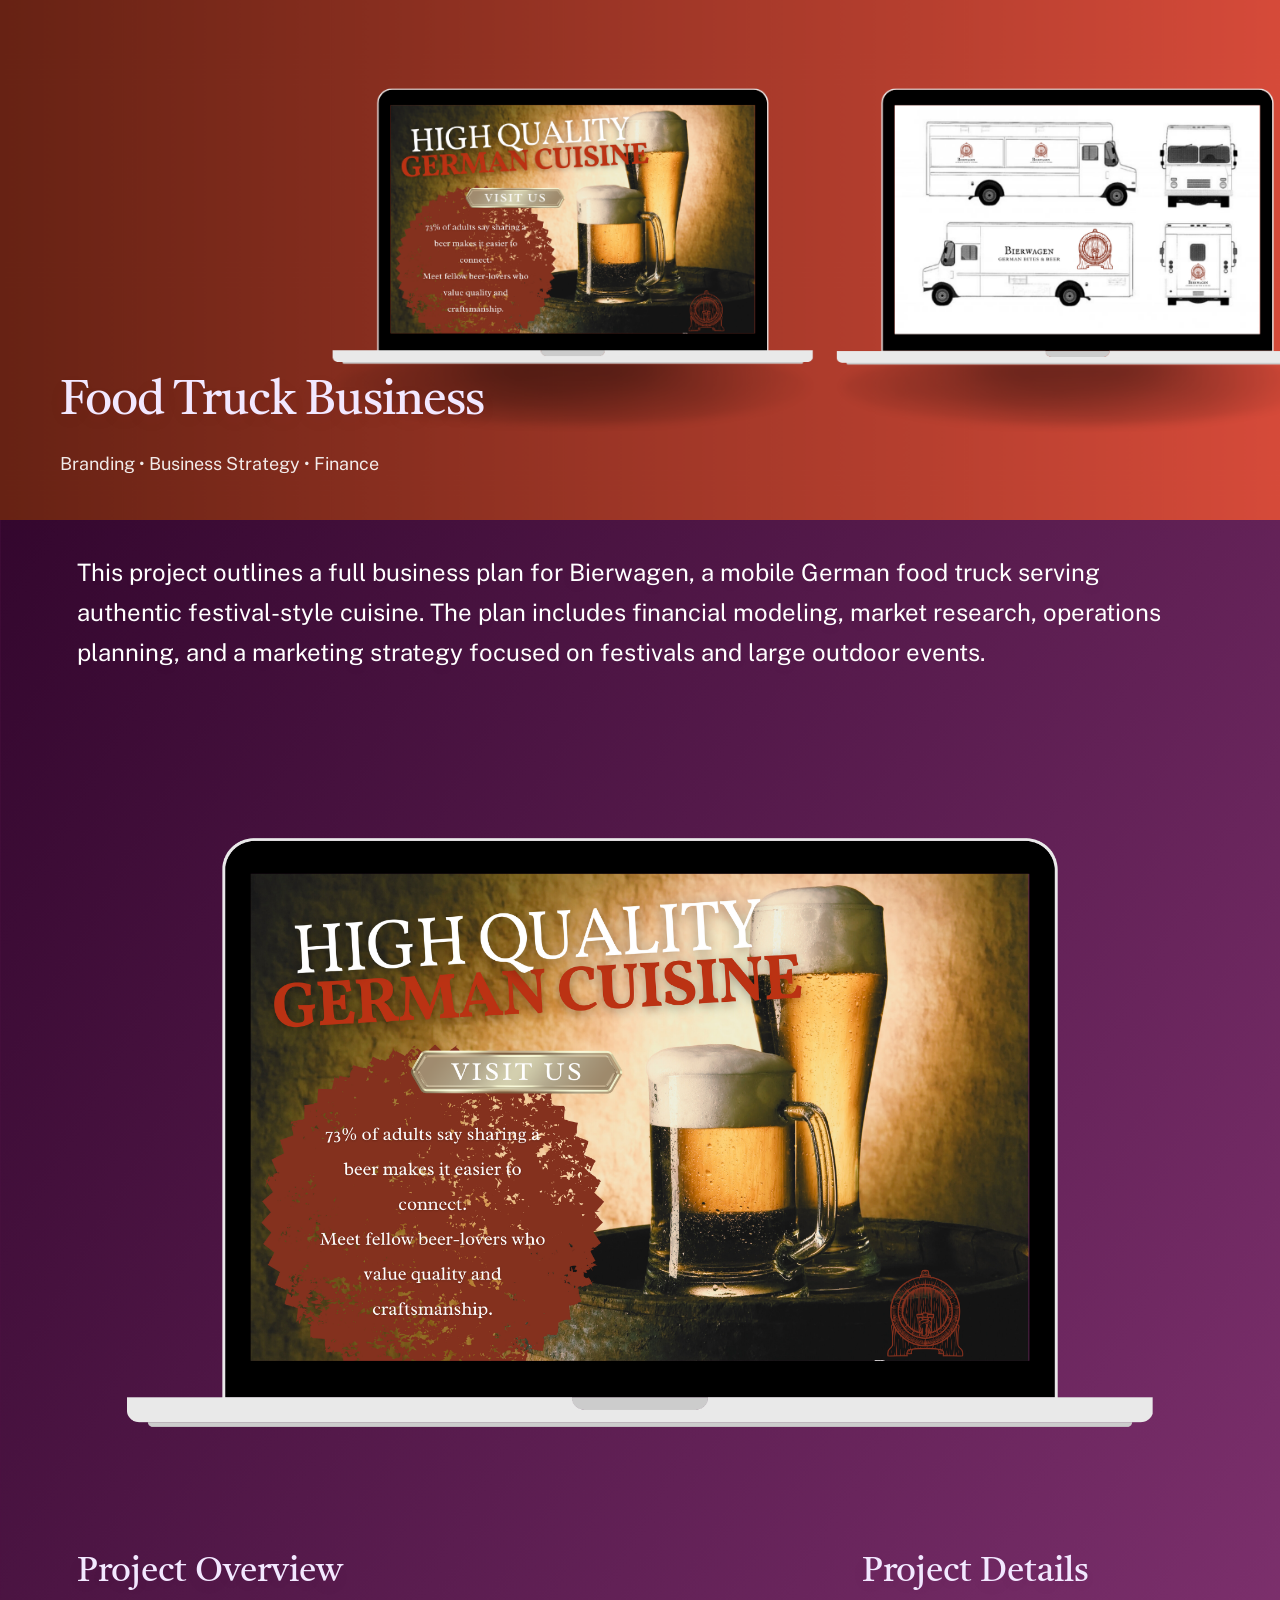
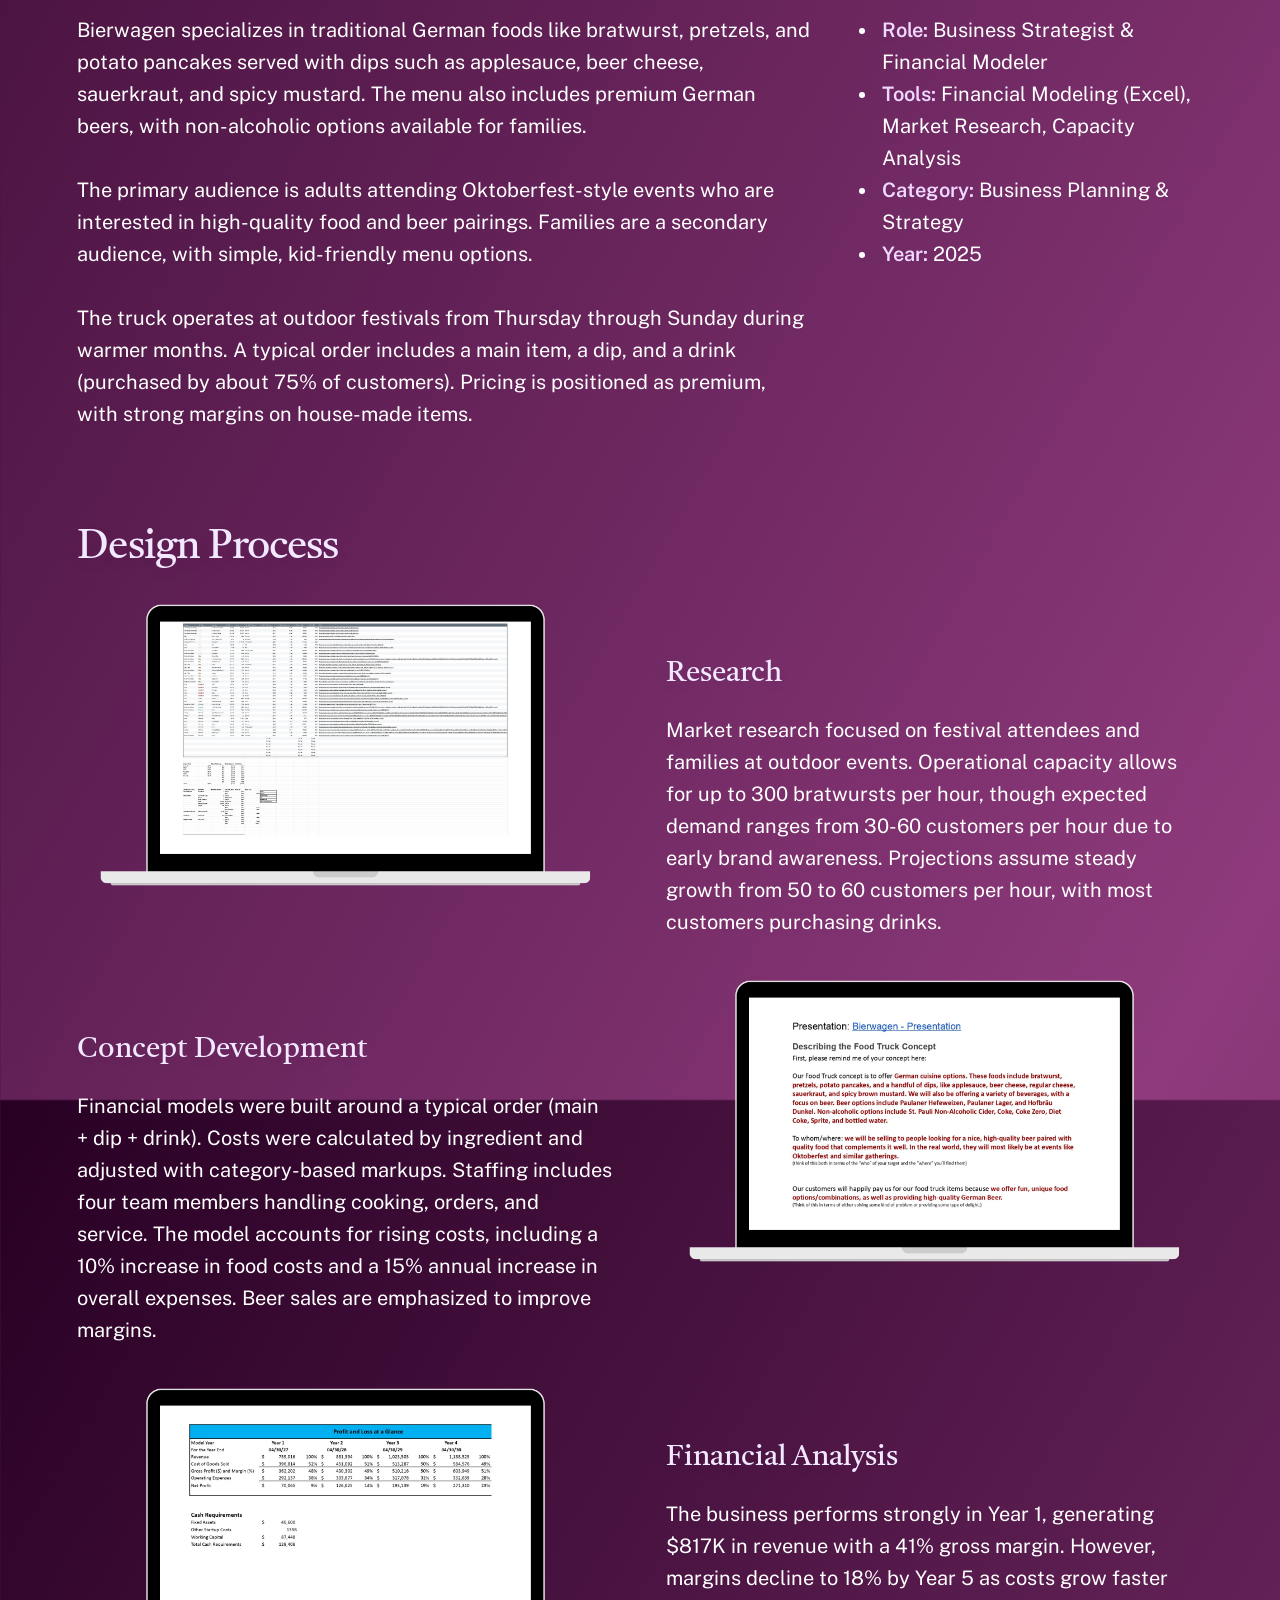
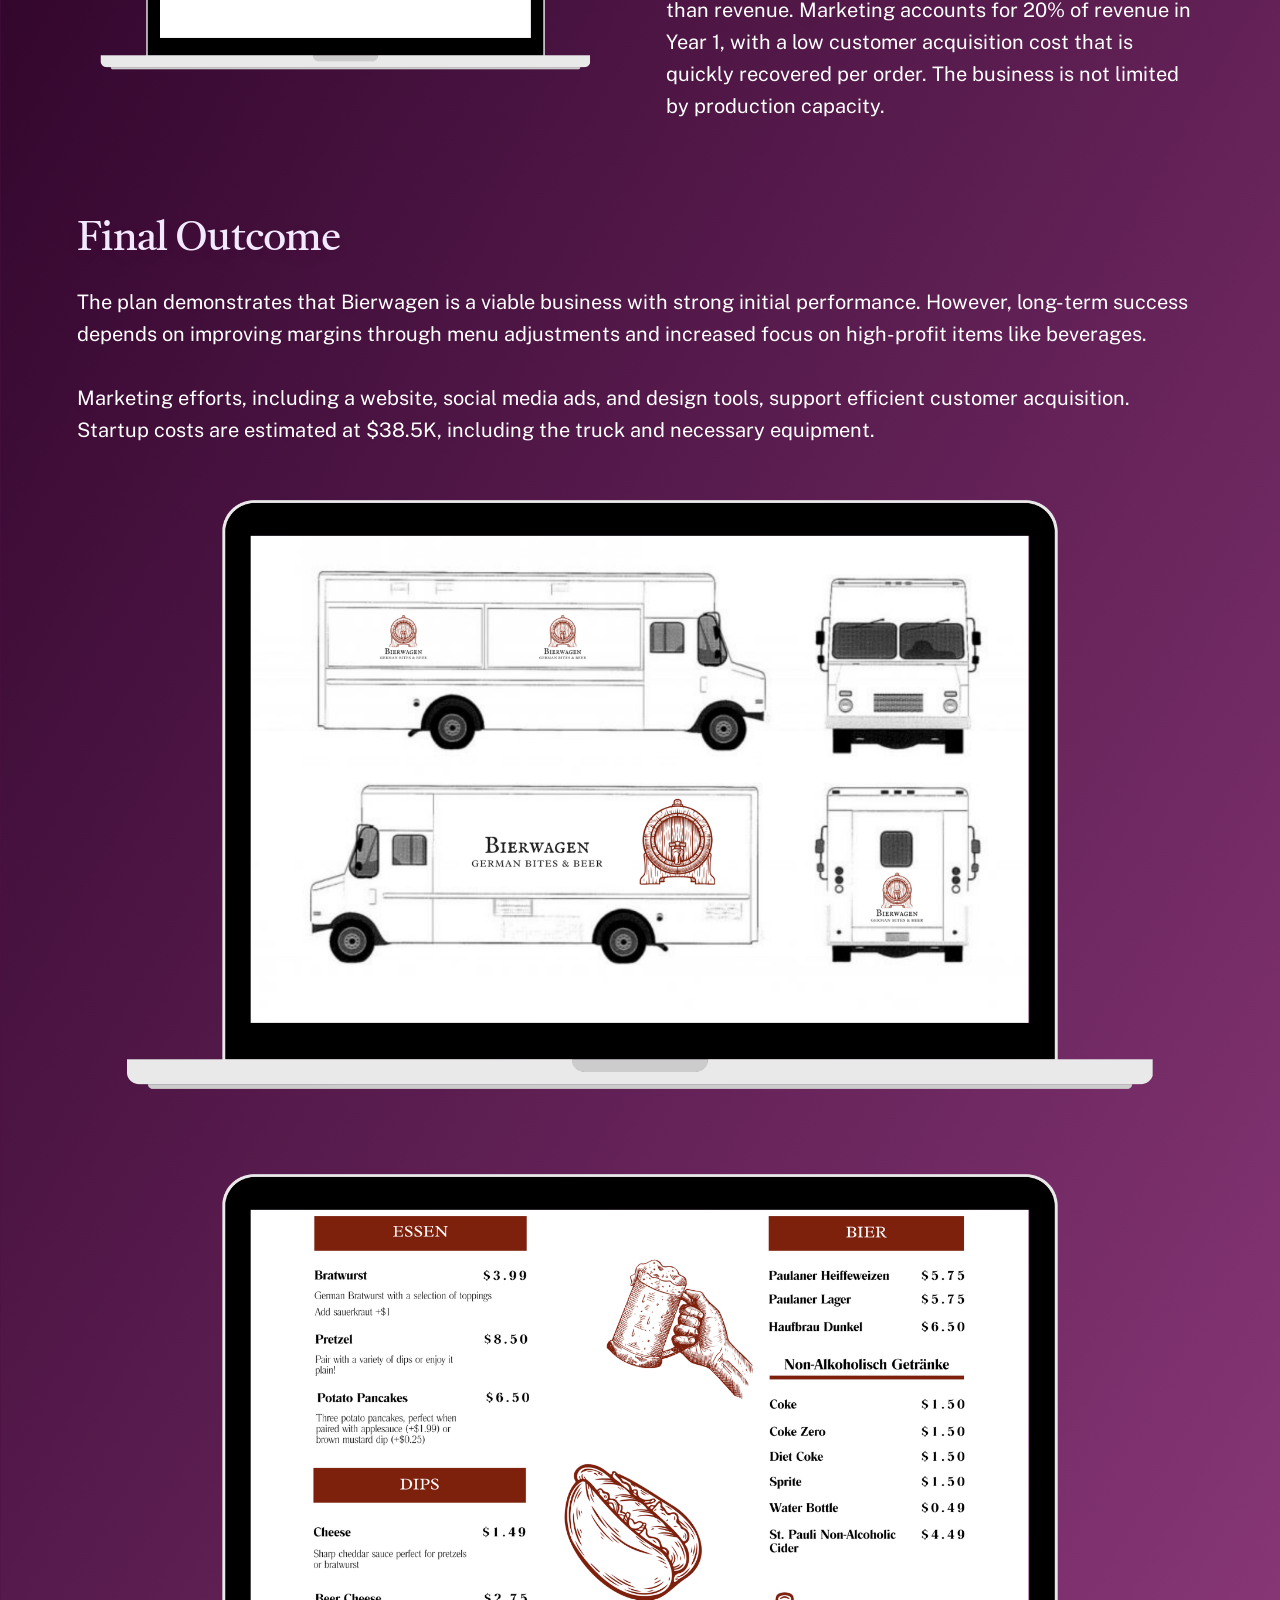
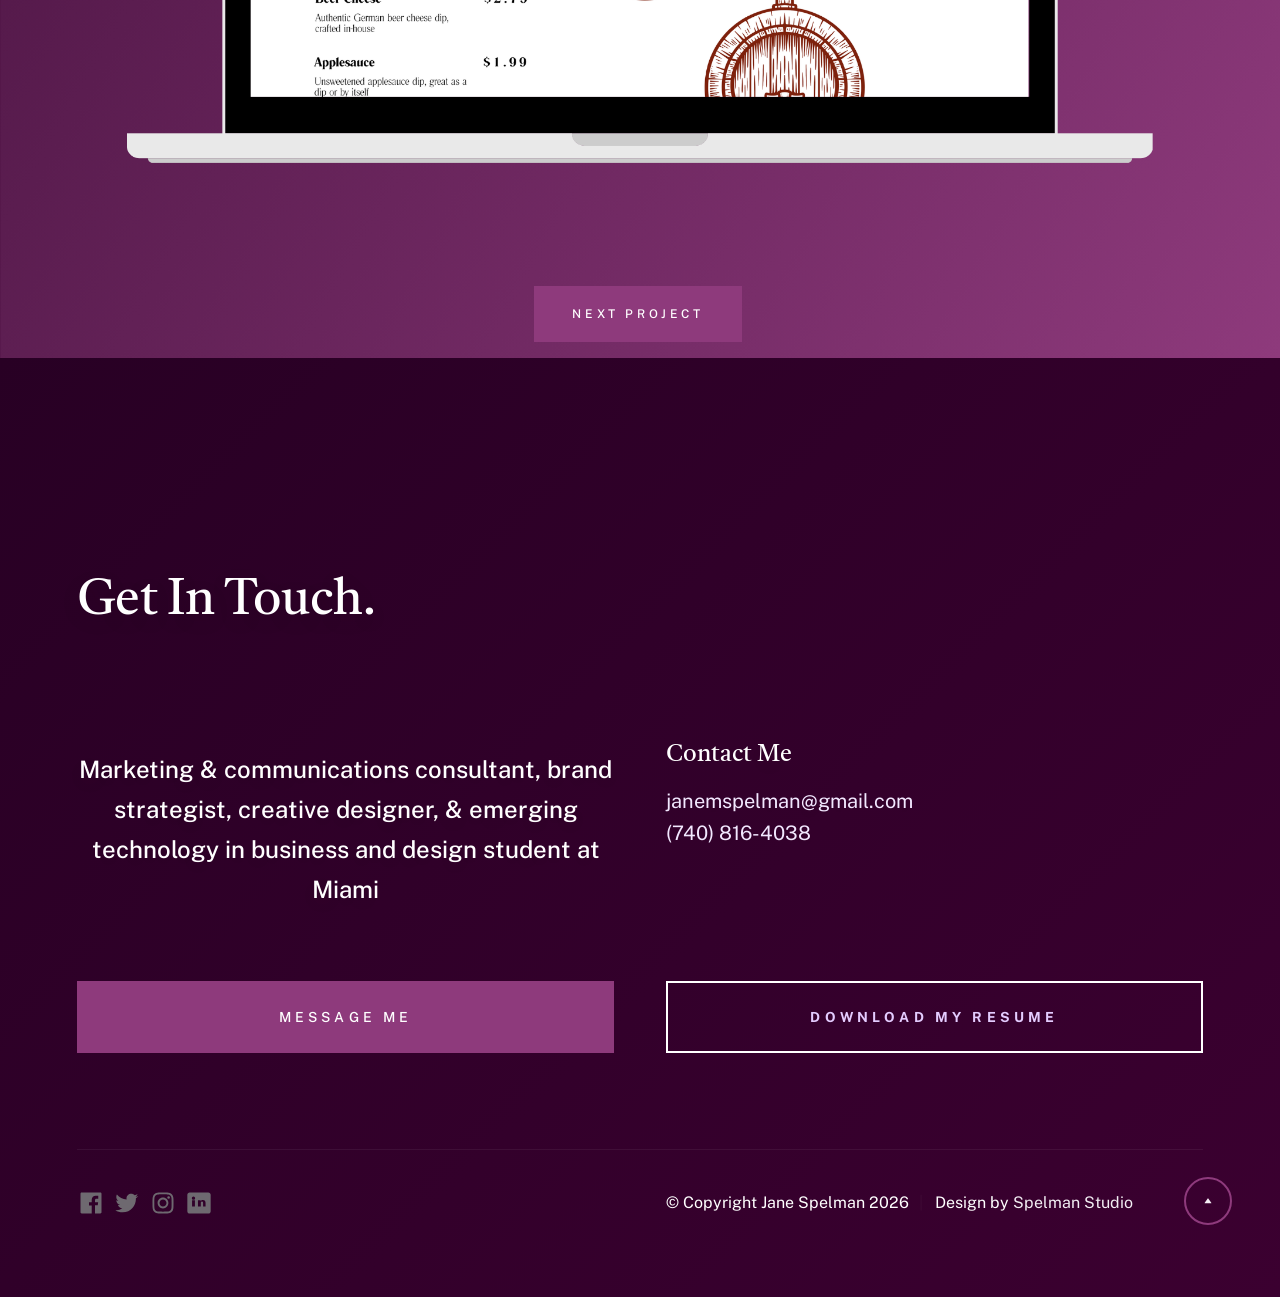
<file: projectfour.html>
<!DOCTYPE html>
<html lang="en" class="no-js">

<head>

    <!--- basic page needs
    ================================================== -->
    <meta charset="utf-8">
    <meta name="viewport" content="width=device-width, initial-scale=1">
    <title>Food Truck Business - Jane Spelman</title>

    <script>
        document.documentElement.classList.remove('no-js');
        document.documentElement.classList.add('js');
    </script>

    <!-- CSS
    ================================================== -->
    <link rel="stylesheet" href="css/vendor.css">
    <link rel="stylesheet" href="css/styles.css">
    <link rel="stylesheet" href="css/inline-styles.css">

    <!-- favicons
    ================================================== -->
    <link rel="apple-touch-icon" sizes="180x180" href="apple-touch-icon.png">
    <link rel="icon" type="image/png" sizes="32x32" href="favicon-32x32.png">
    <link rel="icon" type="image/png" sizes="16x16" href="favicon-16x16.png">
    <link rel="manifest" href="site.webmanifest">

</head>

<body class="project-page" id="top">

    <!-- preloader
    ================================================== -->
    <div id="preloader">
        <div id="loader" class="dots-fade">
            <div></div>
            <div></div>
            <div></div>
        </div>
    </div>

    <!-- page wrap
    ================================================== -->
    <div id="page" class="s-pagewrap">

        <!-- # site header 
        ================================================== -->
        <header class="s-header">
            <div class="row s-header__inner">

                <div class="s-header__block">
                    <div class="s-header__logo">
                        <a class="logo" href="index.html">
                            <img src="images/logo.svg" alt="Homepage">
                        </a>
                    </div>

                    <a class="s-header__menu-toggle" href="#0"><span>Menu</span></a>
                </div>
                <!-- end s-header__block -->

                <nav class="s-header__nav">
                    <ul class="s-header__menu-links">
                        <li class="current"><a class="smoothscroll" href="#intro">Intro</a></li>
                        <li><a class="smoothscroll" href="#process">Process</a></li>
                        <li><a class="smoothscroll" href="#final">Final</a></li>
                        <li><a class="smoothscroll" href="#footer">Contact</a></li>
                    </ul>
                </nav>
                <!-- end s-header__nav -->

            </div>
            <!-- end s-header__inner -->
        </header>
        <!-- end s-header -->

        <!-- Project Hero -->
        <section id="intro" class="project-hero" id="intro">

            <img src="images/folio/project4/bierwagenbanner.png" alt="Bierwagen Food Truck Banner" class="project-hero__image">

            <div class="project-hero__text">
                <h1>Food Truck Business</h1>
                <p>Branding • Business Strategy • Finance</p>
            </div>

        </section>

        <!-- Page Content -->
        <section class="s-content">

            <div class="row">

                <div class="column xl-12">

                    <header class="section-header">

                        <p class="lead">
                            This project outlines a full business plan for Bierwagen, a mobile German food truck serving authentic festival-style cuisine. The plan includes financial modeling, market research, operations planning, and a marketing strategy focused on festivals and large outdoor events.

                        </p>

                    </header>

                </div>

            </div>

            <!-- Hero Image -->
            <div class="row">

                <div class="column xl-12">

                    <img src="images/folio/project4/ad.png" alt="">
                </div>

            </div>

            <!-- Project Overview -->
            <div class="row">

                <div class="column xl-8 lg-8 md-12">

                    <h3>Project Overview</h3>

                    <p>
                        Bierwagen specializes in traditional German foods like bratwurst, pretzels, and potato pancakes served with dips such as applesauce, beer cheese, sauerkraut, and spicy mustard. The menu also includes premium German beers, with non-alcoholic options available for families.
                    </p>

                    <p>
                        The primary audience is adults attending Oktoberfest-style events who are interested in high-quality food and beer pairings. Families are a secondary audience, with simple, kid-friendly menu options.
                    </p>

                    <p>
                        The truck operates at outdoor festivals from Thursday through Sunday during warmer months. A typical order includes a main item, a dip, and a drink (purchased by about 75% of customers). Pricing is positioned as premium, with strong margins on house-made items.
                    </p>

                </div>

                <div class="column xl-4 lg-4 md-12">

                    <h3>Project Details</h3>

                    <ul>

                        <li><strong>Role:</strong> Business Strategist & Financial Modeler</li>
                        <li><strong>Tools:</strong> Financial Modeling (Excel), Market Research, Capacity Analysis</li>
                        <li><strong>Category:</strong> Business Planning & Strategy</li>
                        <li><strong>Year:</strong> 2025</li>

                    </ul>

                </div>

            </div>

            <!-- Process Section -->
            <section id="process">
                <div class="row">

                    <div class="column xl-12">

                        <h2>Design Process</h2>

                    </div>

                </div>
            </section>

            <!-- Research -->
            <div class="row">

                <div class="column xl-6 lg-6 md-12">

                    <img src="images/folio/project4/research.png" alt="">

                </div>

                <div class="column xl-6 lg-6 md-12">

                    <h4>Research</h4>

                    <p>
                        Market research focused on festival attendees and families at outdoor events. Operational capacity allows for up to 300 bratwursts per hour, though expected demand ranges from 30-60 customers per hour due to early brand awareness. Projections assume steady growth from 50 to 60 customers per hour, with most customers purchasing drinks.
                    </p>

                </div>

            </div>

            <!-- Sketches -->
            <div class="row">

                <div class="column xl-6 lg-6 md-12">

                    <h4>Concept Development</h4>

                    <p>
                        Financial models were built around a typical order (main + dip + drink). Costs were calculated by ingredient and adjusted with category-based markups. Staffing includes four team members handling cooking, orders, and service. The model accounts for rising costs, including a 10% increase in food costs and a 15% annual increase in overall expenses. Beer sales are emphasized to improve margins.
                    </p>

                </div>

                <div class="column xl-6 lg-6 md-12">
                    <img src="images/folio/project4/concept.png" alt="">
                </div>

            </div>

            <!-- Finances -->
            <div class="row">

                <div class="column xl-6 lg-6 md-12">

                    <img src="images/folio/project4/finances.png" alt="">

                </div>

                <div class="column xl-6 lg-6 md-12">

                    <h4>Financial Analysis</h4>

                    <p>
                        The business performs strongly in Year 1, generating $817K in revenue with a 41% gross margin. However, margins decline to 18% by Year 5 as costs grow faster than revenue. Marketing accounts for 20% of revenue in Year 1, with a low customer acquisition cost that is quickly recovered per order. The business is not limited by production capacity.
                    </p>

                </div>

            </div>

            <!-- Final Design -->
            <section id="final">
                <div class="row">

                    <div class="column xl-12">

                        <h2>Final Outcome</h2>
                        <p>
                            The plan demonstrates that Bierwagen is a viable business with strong initial performance. However, long-term success depends on improving margins through menu adjustments and increased focus on high-profit items like beverages.
                        </p>
                        <p>
                            Marketing efforts, including a website, social media ads, and design tools, support efficient customer acquisition. Startup costs are estimated at $38.5K, including the truck and necessary equipment.
                        </p>
                        <img src="images/folio/project4/foodtruck.png" alt="">
                        <img src="images/folio/project4/menu.png" alt="">
                    </div>

                </div>
            </section>

            <!-- Back Button -->
            <div class="row">

                <div class="column xl-12" style="text-align:center; margin-top:60px;">

                    <a href="projectfive.html" class="btn btn--primary">
Next Project
</a>

                </div>

            </div>

        </section>

        <!-- # footer 
        ================================================== -->
        <footer id="footer" class="s-footer target-section">

            <div class="row">
                <div class="column lg-12">
                    <div class="section-header light-on-dark">
                        <h2 class="text-display-title">Get In Touch.</h2>
                    </div>
                    <!-- end section-header -->
                </div>
            </div>

            <div class="row s-footer__content">

                <div class="column xl-6 md-12 s-footer__block s-footer__about">
                    <p class="attention-getter">
                        Marketing & communications consultant, brand strategist, creative designer, & emerging technology in business and design student at Miami
                    </p>
                </div>
                <!-- end section-footer__about -->

                <div class="column xl-6 md-12 s-footer__block s-footer__site-links">
                    <div class="row">
                        <div class="column xl-6 md-6 tab-12">
                            <h5>Contact Me</h5>
                            <ul class="link-list">
                                <li><a href="mailto:janemspelman@gmail.com">janemspelman@gmail.com</a></li>
                                <li><a href="tel:+17408164038">(740) 816-4038</a></li>
                            </ul>
                        </div>
                    </div>
                </div>
                <!-- end section-footer__site-links -->

            </div>
            <!-- end section-footer__content -->

            <div class="row s-footer__buttons">

                <div class="column xl-6 tab-12">
                    <a href="mailto:janemspelman@gmail.com" class="btn btn--primary btn--large u-fullwidth">Message Me</a>
                </div>

                <div class="column xl-6 tab-12">
                    <a href="https://drive.google.com/file/d/1uxocT1HWBzY10LwNtXHCx4UMelTVYnF0/view?usp=sharing" class="btn btn--stroke btn--large u-fullwidth" target="_blank">Download my Resume</a>
                </div>

            </div>
            <!-- end section-footer__buttons -->

            <div class="row s-footer__bottom">

                <div class="column xl-6 lg-12">
                    <ul class="s-footer__social social-list">
                        <li>
                            <a href="https://www.facebook.com/profile.php?id=61559338105903">
                                <svg xmlns="http://www.w3.org/2000/svg" width="24" height="24" viewBox="0 0 24 24" style="fill:rgba(0, 0, 0, 1);transform:;-ms-filter:"><path d="M20,3H4C3.447,3,3,3.448,3,4v16c0,0.552,0.447,1,1,1h8.615v-6.96h-2.338v-2.725h2.338v-2c0-2.325,1.42-3.592,3.5-3.592 c0.699-0.002,1.399,0.034,2.095,0.107v2.42h-1.435c-1.128,0-1.348,0.538-1.348,1.325v1.735h2.697l-0.35,2.725h-2.348V21H20 c0.553,0,1-0.448,1-1V4C21,3.448,20.553,3,20,3z"></path></svg>
                                <span class="u-screen-reader-text">Facebook</span>
                            </a>
                        </li>
                        <li>
                            <a href="https://www.instagram.com/spelman_studio/">
                                <svg xmlns="http://www.w3.org/2000/svg" width="24" height="24" viewBox="0 0 24 24" style="fill:rgba(0, 0, 0, 1);transform:;-ms-filter:"><path d="M19.633,7.997c0.013,0.175,0.013,0.349,0.013,0.523c0,5.325-4.053,11.461-11.46,11.461c-2.282,0-4.402-0.661-6.186-1.809 c0.324,0.037,0.636,0.05,0.973,0.05c1.883,0,3.616-0.636,5.001-1.721c-1.771-0.037-3.255-1.197-3.767-2.793 c0.249,0.037,0.499,0.062,0.761,0.062c0.361,0,0.724-0.05,1.061-0.137c-1.847-0.374-3.23-1.995-3.23-3.953v-0.05 c0.537,0.299,1.16,0.486,1.82,0.511C3.534,9.419,2.823,8.184,2.823,6.787c0-0.748,0.199-1.434,0.548-2.032 c1.983,2.443,4.964,4.04,8.306,4.215c-0.062-0.3-0.1-0.611-0.1-0.923c0-2.22,1.796-4.028,4.028-4.028 c1.16,0,2.207,0.486,2.943,1.272c0.91-0.175,1.782-0.512,2.556-0.973c-0.299,0.935-0.936,1.721-1.771,2.22 c0.811-0.088,1.597-0.312,2.319-0.624C21.104,6.712,20.419,7.423,19.633,7.997z"></path></svg>
                                <span class="u-screen-reader-text">Instagram</span>
                            </a>
                        </li>
                        <li>
                            <a href="https://www.linkedin.com/in/janespelman/">
                                <svg xmlns="http://www.w3.org/2000/svg" width="24" height="24" viewBox="0 0 24 24" style="fill:rgba(0, 0, 0, 1);transform:;-ms-filter:"><path d="M11.999,7.377c-2.554,0-4.623,2.07-4.623,4.623c0,2.554,2.069,4.624,4.623,4.624c2.552,0,4.623-2.07,4.623-4.624 C16.622,9.447,14.551,7.377,11.999,7.377L11.999,7.377z M11.999,15.004c-1.659,0-3.004-1.345-3.004-3.003 c0-1.659,1.345-3.003,3.004-3.003s3.002,1.344,3.002,3.003C15.001,13.659,13.658,15.004,11.999,15.004L11.999,15.004z"></path><circle cx="16.806" cy="7.207" r="1.078"></circle><path d="M20.533,6.111c-0.469-1.209-1.424-2.165-2.633-2.632c-0.699-0.263-1.438-0.404-2.186-0.42 c-0.963-0.042-1.268-0.054-3.71-0.054s-2.755,0-3.71,0.054C7.548,3.074,6.809,3.215,6.11,3.479C4.9,3.946,3.945,4.902,3.477,6.111 c-0.263,0.7-0.404,1.438-0.419,2.186c-0.043,0.962-0.056,1.267-0.056,3.71c0,2.442,0,2.753,0.056,3.71 c0.015,0.748,0.156,1.486,0.419,2.187c0.469,1.208,1.424,2.164,2.634,2.632c0.696,0.272,1.435,0.426,2.185,0.45 c0.963,0.042,1.268,0.055,3.71,0.055s2.755,0,3.71-0.055c0.747-0.015,1.486-0.157,2.186-0.419c1.209-0.469,2.164-1.424,2.633-2.633 c0.263-0.7,0.404-1.438,0.419-2.186c0.043-0.962,0.056-1.267,0.056-3.71s0-2.753-0.056-3.71C20.941,7.57,20.801,6.819,20.533,6.111z M19.315,15.643c-0.007,0.576-0.111,1.147-0.311,1.688c-0.305,0.787-0.926,1.409-1.712,1.711c-0.535,0.199-1.099,0.303-1.67,0.311 c-0.95,0.044-1.218,0.055-3.654,0.055c-2.438,0-2.687,0-3.655-0.055c-0.569-0.007-1.135-0.112-1.669-0.311 c-0.789-0.301-1.414-0.923-1.719-1.711c-0.196-0.534-0.302-1.099-0.311-1.669c-0.043-0.95-0.053-1.218-0.053-3.654 c0-2.437,0-2.686,0.053-3.655c0.007-0.576,0.111-1.146,0.311-1.687c0.305-0.789,0.93-1.41,1.719-1.712 c0.534-0.198,1.1-0.303,1.669-0.311c0.951-0.043,1.218-0.055,3.655-0.055c2.437,0,2.687,0,3.654,0.055 c0.571,0.007,1.135,0.112,1.67,0.311c0.786,0.303,1.407,0.925,1.712,1.712c0.196,0.534,0.302,1.099,0.311,1.669 c0.043,0.951,0.054,1.218,0.054,3.655c0,2.436,0,2.698-0.043,3.654H19.315z"></path></svg>
                                <span class="u-screen-reader-text">LinkedIn</span>
                            </a>
                        </li>
                        <li>
                            <a href="https://www.pinterest.com/janemspelman/">
                                <svg xmlns="http://www.w3.org/2000/svg" width="24" height="24" viewBox="0 0 24 24" style="fill: rgba(0, 0, 0, 1);transform: ;msFilter:;"><path d="M20 3H4c-1.103 0-2 .897-2 2v14c0 1.103.897 2 2 2h16c1.103 0 2-.897 2-2V5c0-1.103-.897-2-2-2zM8.496 15H6.061V9.697h2.435V15zm-1.217-5.78c-.77 0-1.394-.624-1.394-1.393s.624-1.394 1.394-1.394c.769 0 1.393.625 1.393 1.394s-.624 1.393-1.393 1.393zM17.945 15h-2.435v-2.741c0-.655-.011-1.497-.913-1.497-.913 0-1.053.713-1.053 1.448V15h-2.435V9.697h2.333v.77h.032c.325-.617.89-1.065 1.833-1.065 1.958 0 2.318 1.288 2.318 2.965V15z"></path></svg>
                                <span class="u-screen-reader-text">Pinterest</span>
                            </a>
                        </li>
                    </ul>
                </div>
                <!-- end section-footer__social -->

                <div class="column xl-6 lg-12">
                    <p class="ss-copyright">
                        <span>© Copyright Jane Spelman 2026</span>
                        <span>Design by <a href="https://spelmanstudio.com/">Spelman Studio</a></span>
                    </p>
                </div>

            </div>
            <!-- end section-footer__bottom -->

            <div class="ss-go-top">
                <a class="smoothscroll" title="Back to Top" href="#top">
                    <svg xmlns="http://www.w3.org/2000/svg" width="24" height="24" viewBox="0 0 24 24" style="fill: rgba(0, 0, 0, 1);transform: ;msFilter:;"><path d="M5.536 21.886a1.004 1.004 0 0 0 1.033-.064l13-9a1 1 0 0 0 0-1.644l-13-9A1 1 0 0 0 5 3v18a1 1 0 0 0 .536.886z"></path></svg>
                </a>
                <span>Back To Top</span>
            </div>
            <!-- end ss-go-top -->

        </footer>
        <!-- end s-footer -->

    </div>
    <!-- end page-wrap -->

    <!-- Java Script
    ================================================== -->
    <script src="js/plugins.js"></script>
    <script src="js/main.js"></script>

</body>

</html>
</file>
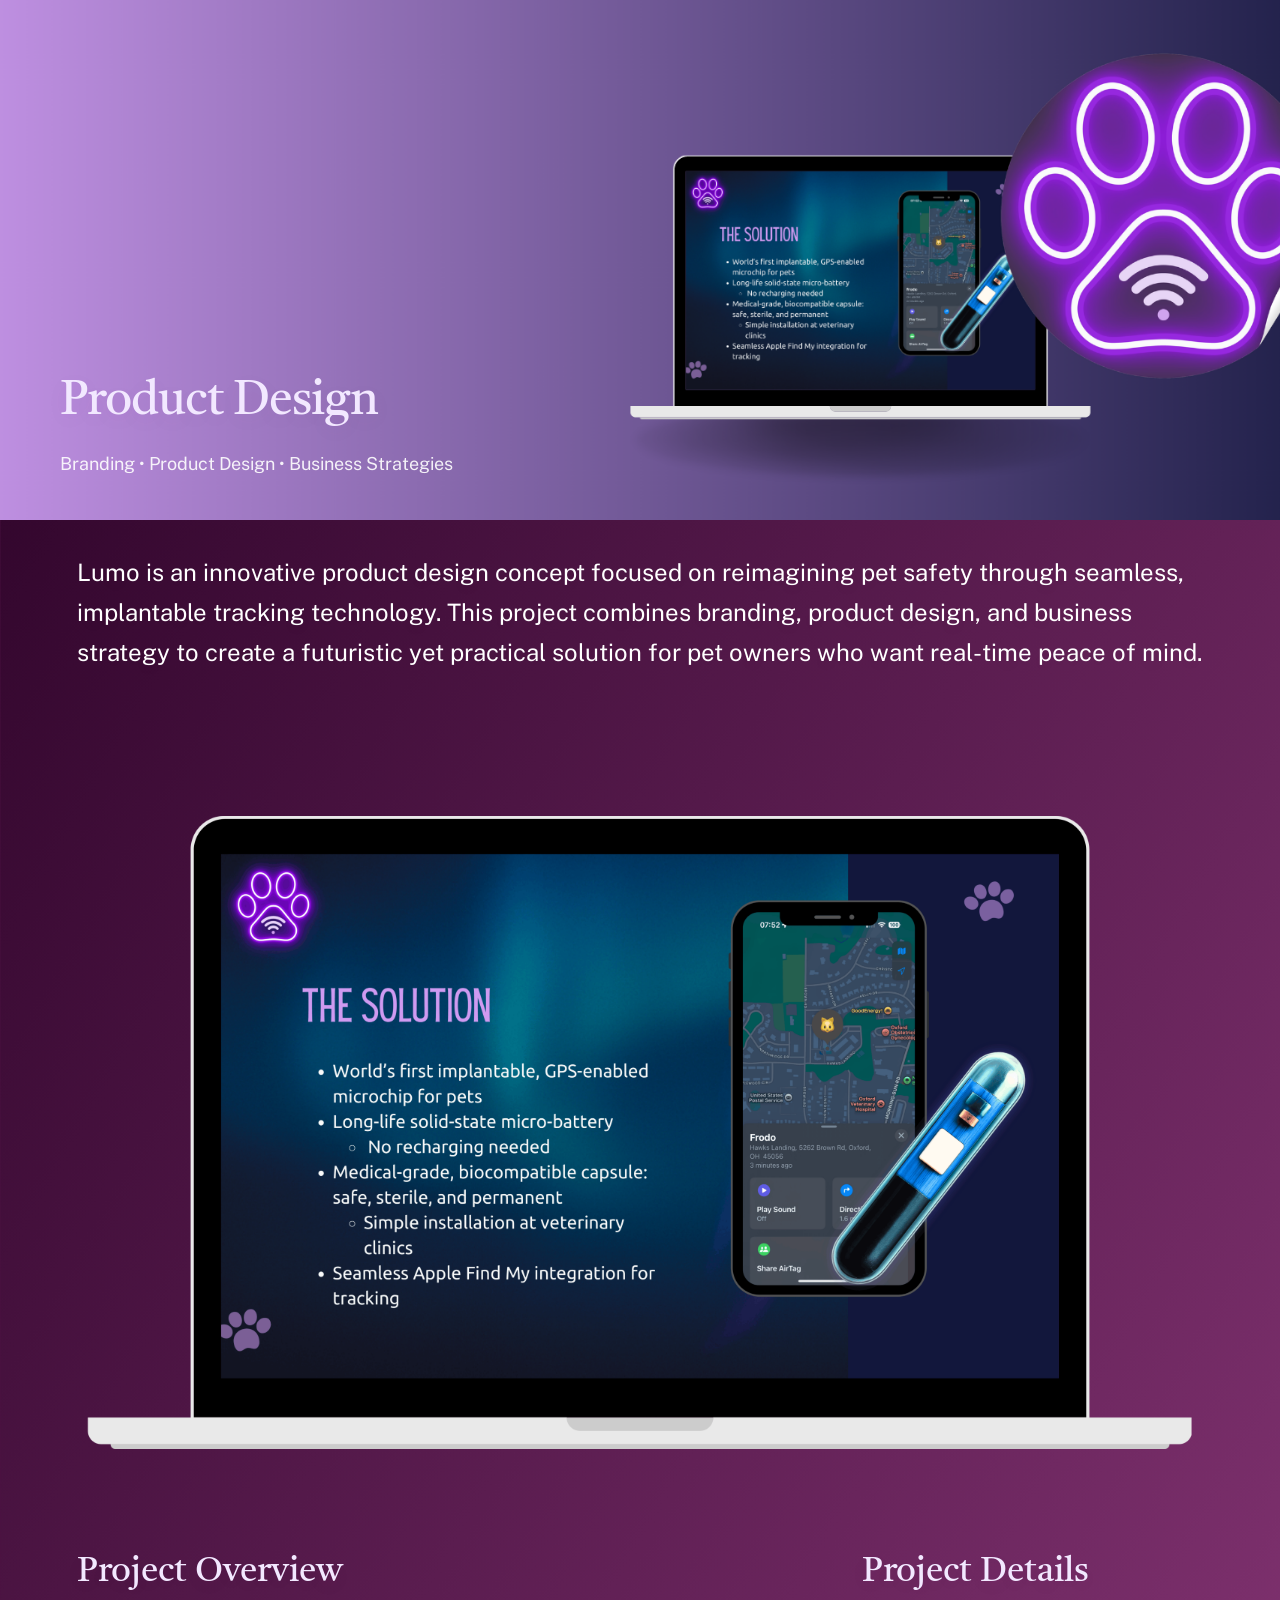
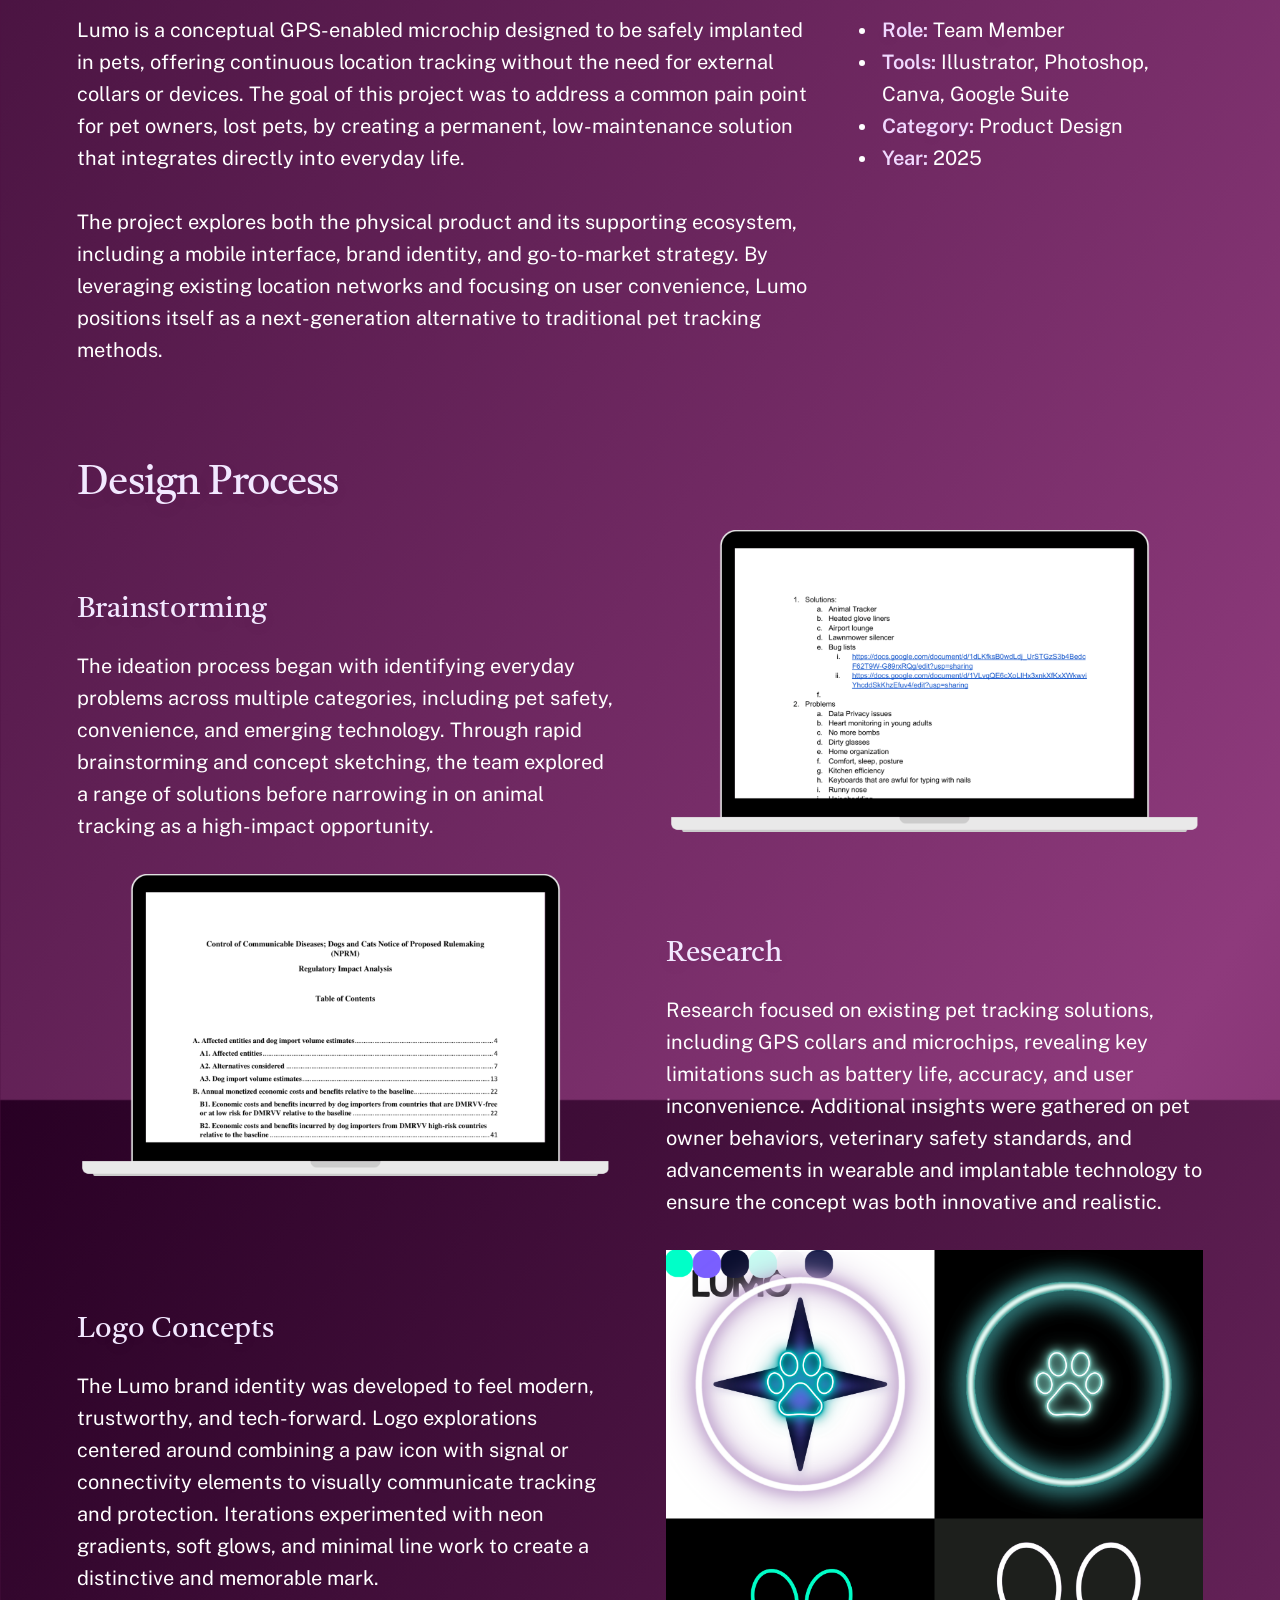
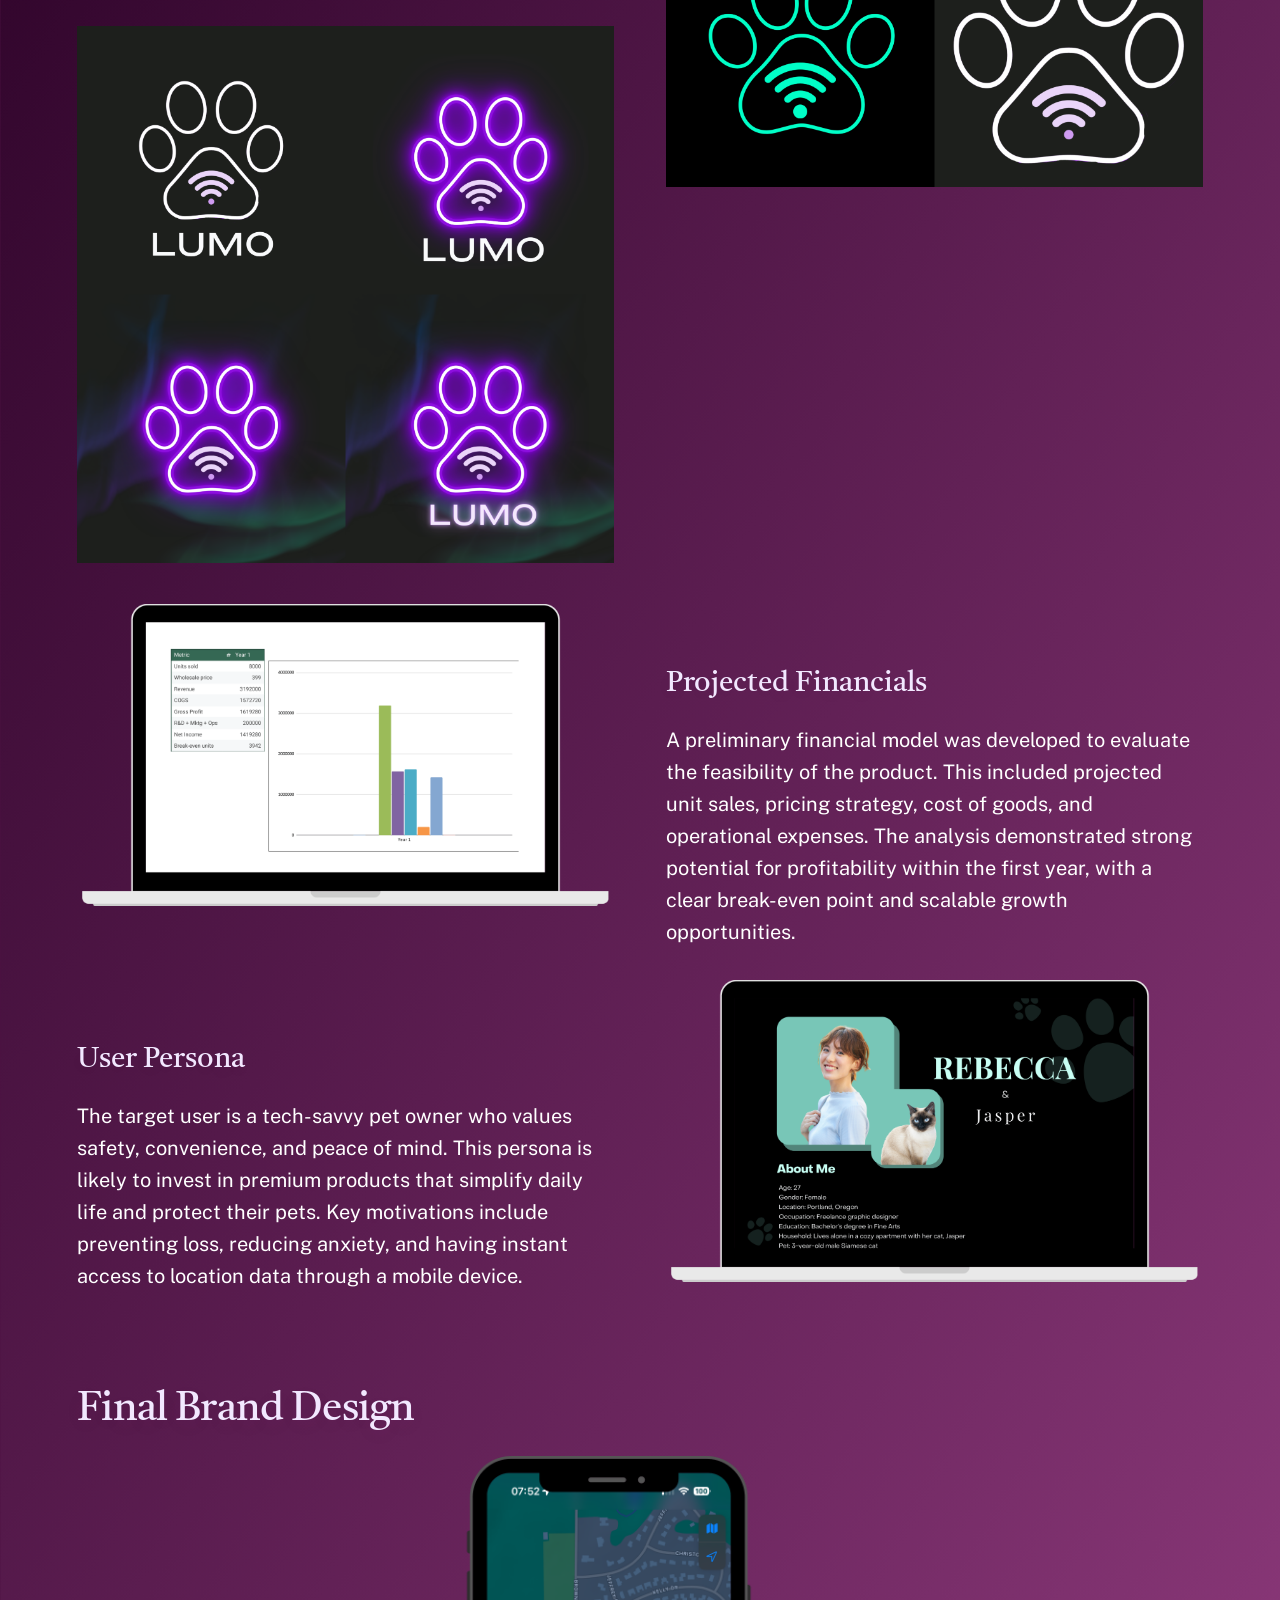
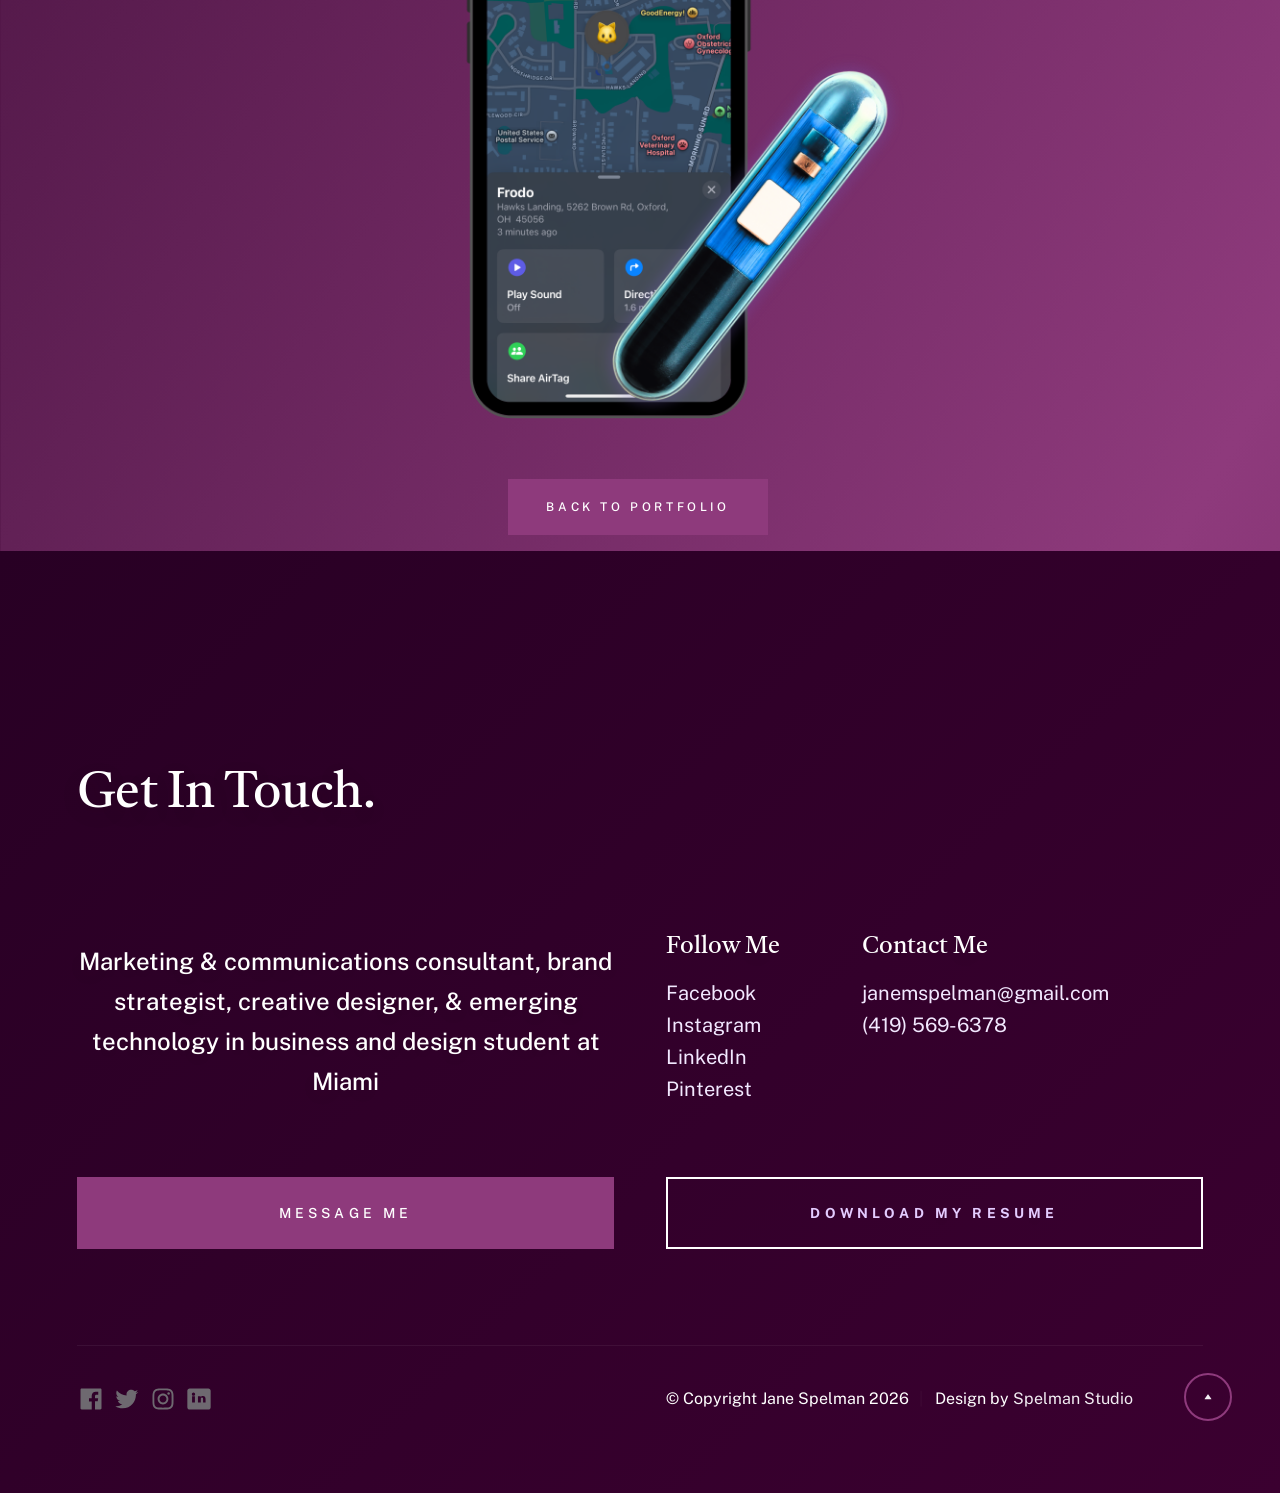
<file: projectsix.html>
<!DOCTYPE html>
<html lang="en" class="no-js">

<head>

    <!--- basic page needs
    ================================================== -->
    <meta charset="utf-8">
    <meta name="viewport" content="width=device-width, initial-scale=1">
    <title>Lumo - Jane Spelman</title>

    <script>
        document.documentElement.classList.remove('no-js');
        document.documentElement.classList.add('js');
    </script>

    <!-- CSS
    ================================================== -->
    <link rel="stylesheet" href="css/vendor.css">
    <link rel="stylesheet" href="css/styles.css">
    <link rel="stylesheet" href="css/inline-styles.css">

    <!-- favicons
    ================================================== -->
    <link rel="apple-touch-icon" sizes="180x180" href="apple-touch-icon.png">
    <link rel="icon" type="image/png" sizes="32x32" href="favicon-32x32.png">
    <link rel="icon" type="image/png" sizes="16x16" href="favicon-16x16.png">
    <link rel="manifest" href="site.webmanifest">

</head>

<body class="project-page" id="top">

    <!-- preloader
    ================================================== -->
    <div id="preloader">
        <div id="loader" class="dots-fade">
            <div></div>
            <div></div>
            <div></div>
        </div>
    </div>

    <!-- page wrap
    ================================================== -->
    <div id="page" class="s-pagewrap">

        <!-- # site header 
        ================================================== -->
        <header class="s-header">
            <div class="row s-header__inner">

                <div class="s-header__block">
                    <div class="s-header__logo">
                        <a class="logo" href="index.html">
                            <img src="images/logo.svg" alt="Homepage">
                        </a>
                    </div>

                    <a class="s-header__menu-toggle" href="#0"><span>Menu</span></a>
                </div>
                <!-- end s-header__block -->

                <nav class="s-header__nav">
                    <ul class="s-header__menu-links">
                        <li class="current"><a class="smoothscroll" href="#intro">Intro</a></li>
                        <li><a class="smoothscroll" href="#process">Process</a></li>
                        <li><a class="smoothscroll" href="#final">Final</a></li>
                        <li><a class="smoothscroll" href="#footer">Contact</a></li>
                    </ul>
                </nav>
                <!-- end s-header__nav -->

            </div>
            <!-- end s-header__inner -->
        </header>
        <!-- end s-header -->

        <!-- Project Hero -->
        <section class="project-hero" id="intro">

            <img src="images/folio/project6/lumobanner.png" alt="Lumo Banner" class="project-hero__image">

            <div class="project-hero__text">
                <h1>Product Design</h1>
                <p>Branding • Product Design • Business Strategies</p>
            </div>

        </section>

        <!-- Page Content -->
        <section class="s-content">

            <div class="row">

                <div class="column xl-12">

                    <header class="section-header">

                        <p class="lead">
                            Lumo is an innovative product design concept focused on reimagining pet safety through seamless, implantable tracking technology. This project combines branding, product design, and business strategy to create a futuristic yet practical solution for pet owners who want real-time peace of mind.
                        </p>

                    </header>

                </div>

            </div>

            <!-- Hero Image -->
            <div class="row">

                <div class="column xl-12">

                    <img src="images/folio/project6/finalpresentation.png" alt="">

                </div>

            </div>

            <!-- Project Overview -->
            <div class="row">

                <div class="column xl-8 lg-8 md-12">

                    <h3>Project Overview</h3>

                    <p>
                        Lumo is a conceptual GPS-enabled microchip designed to be safely implanted in pets, offering continuous location tracking without the need for external collars or devices. The goal of this project was to address a common pain point for pet owners, lost pets, by creating a permanent, low-maintenance solution that integrates directly into everyday life.
                    </p>

                    <p>
                        The project explores both the physical product and its supporting ecosystem, including a mobile interface, brand identity, and go-to-market strategy. By leveraging existing location networks and focusing on user convenience, Lumo positions itself as a next-generation alternative to traditional pet tracking methods.
                    </p>

                </div>

                <div class="column xl-4 lg-4 md-12">

                    <h3>Project Details</h3>

                    <ul>

                        <li><strong>Role:</strong> Team Member</li>

                        <li><strong>Tools:</strong> Illustrator, Photoshop, Canva, Google Suite</li>

                        <li><strong>Category:</strong> Product Design</li>

                        <li><strong>Year:</strong> 2025</li>

                    </ul>

                </div>

            </div>

            <!-- Process Section -->
            <section id="process">
                <div class="row">

                    <div class="column xl-12">

                        <h2>Design Process</h2>

                    </div>

                </div>
            </section>

            <!-- Research -->
            <div class="row">

                <div class="column xl-6 lg-6 md-12">

                    <h4>Brainstorming</h4>

                    <p>
                        The ideation process began with identifying everyday problems across multiple categories, including pet safety, convenience, and emerging technology. Through rapid brainstorming and concept sketching, the team explored a range of solutions before narrowing in on animal tracking as a high-impact opportunity.
                    </p>

                </div>

                <div class="column xl-6 lg-6 md-12">

                    <img src="images/folio/project6/brainstorming.png" alt="Research">

                </div>

            </div>

            <div class="row">

                <div class="column xl-6 lg-6 md-12">

                    <img src="images/folio/project6/research.png" alt="Research">

                </div>

                <div class="column xl-6 lg-6 md-12">

                    <h4>Research</h4>

                    <p>
                        Research focused on existing pet tracking solutions, including GPS collars and microchips, revealing key limitations such as battery life, accuracy, and user inconvenience. Additional insights were gathered on pet owner behaviors, veterinary safety standards, and advancements in wearable and implantable technology to ensure the concept was both innovative and realistic.
                    </p>

                </div>

            </div>

            <!-- Sketches -->
            <div class="row">

                <div class="column xl-6 lg-6 md-12">

                    <h4>Logo Concepts</h4>

                    <p>
                        The Lumo brand identity was developed to feel modern, trustworthy, and tech-forward. Logo explorations centered around combining a paw icon with signal or connectivity elements to visually communicate tracking and protection. Iterations experimented with neon gradients, soft glows, and minimal line work to create a distinctive and memorable mark.
                    </p>

                    <img src="images/folio/project6/lumologos2.png" alt="">

                </div>

                <div class="column xl-6 lg-6 md-12">

                    <img src="images/folio/project6/lumologos1.png" alt="">

                </div>

            </div>

            <div class="row">

                <div class="column xl-6 lg-6 md-12">

                    <img src="images/folio/project6/projectedfinancials.png" alt="">

                </div>

                <div class="column xl-6 lg-6 md-12">

                    <h4>Projected Financials</h4>

                    <p>
                        A preliminary financial model was developed to evaluate the feasibility of the product. This included projected unit sales, pricing strategy, cost of goods, and operational expenses. The analysis demonstrated strong potential for profitability within the first year, with a clear break-even point and scalable growth opportunities.
                    </p>

                </div>

            </div>

            <div class="row">

                <div class="column xl-6 lg-6 md-12">

                    <h4>User Persona</h4>

                    <p>
                        The target user is a tech-savvy pet owner who values safety, convenience, and peace of mind. This persona is likely to invest in premium products that simplify daily life and protect their pets. Key motivations include preventing loss, reducing anxiety, and having instant access to location data through a mobile device.
                    </p>

                </div>

                <div class="column xl-6 lg-6 md-12">

                    <img src="images/folio/project6/userpersona.png" alt="">

                </div>

            </div>

            <!-- Final Design -->
            <section id="final">
                <div class="row">

                    <div class="column xl-12">

                        <h2>Final Brand Design</h2>

                        <img src="images/folio/project6/finalproduct.png" alt="Final Product" style="width:50%; height:auto; align:center; display:block; margin: 0 auto;">

                    </div>

                </div>
            </section>

            <!-- Back Button -->
            <div class="row">

                <div class="column xl-12" style="text-align:center; margin-top:60px;">

                    <a href="index.html" class="btn btn--primary">
Back to Portfolio
</a>

                </div>

            </div>

        </section>

        <!-- # footer 
        ================================================== -->
        <footer id="footer" class="s-footer target-section">

            <div class="row">
                <div class="column lg-12">
                    <div class="section-header light-on-dark">
                        <h2 class="text-display-title">Get In Touch.</h2>
                    </div>
                    <!-- end section-header -->
                </div>
            </div>

            <div class="row s-footer__content">

                <div class="column xl-6 md-12 s-footer__block s-footer__about">
                    <p class="attention-getter">
                        Marketing & communications consultant, brand strategist, creative designer, & emerging technology in business and design student at Miami
                    </p>
                </div>
                <!-- end section-footer__about -->

                <div class="column xl-6 md-12 s-footer__block s-footer__site-links">
                    <div class="row">
                        <div class="column xl-4 lg-5 md-6 tab-12">
                            <h5>Follow Me</h5>
                            <ul class="link-list">
                                <li><a href="#0">Facebook</a></li>
                                <li><a href="#0">Instagram</a></li>
                                <li><a href="#0">LinkedIn</a></li>
                                <li><a href="#0">Pinterest</a></li>
                            </ul>
                        </div>
                        <div class="column xl-6 md-6 tab-12">
                            <h5>Contact Me</h5>
                            <ul class="link-list">
                                <li><a href="mailto:#0">janemspelman@gmail.com</a></li>
                                <li><a href="tel:+1975432345">(419) 569-6378</a></li>
                            </ul>
                        </div>
                    </div>
                </div>
                <!-- end section-footer__site-links -->

            </div>
            <!-- end section-footer__content -->

            <div class="row s-footer__buttons">

                <div class="column xl-6 tab-12">
                    <a href="mailto:#0" class="btn btn--primary btn--large u-fullwidth">Message Me</a>
                </div>

                <div class="column xl-6 tab-12">
                    <a href="https://drive.google.com/file/d/1uxocT1HWBzY10LwNtXHCx4UMelTVYnF0/view?usp=sharing" class="btn btn--stroke btn--large u-fullwidth">Download my Resume</a>
                </div>

            </div>
            <!-- end section-footer__buttons -->

            <div class="row s-footer__bottom">

                <div class="column xl-6 lg-12">
                    <ul class="s-footer__social social-list">
                        <li>
                            <a href="#0">
                                <svg xmlns="http://www.w3.org/2000/svg" width="24" height="24" viewBox="0 0 24 24" style="fill:rgba(0, 0, 0, 1);transform:;-ms-filter:"><path d="M20,3H4C3.447,3,3,3.448,3,4v16c0,0.552,0.447,1,1,1h8.615v-6.96h-2.338v-2.725h2.338v-2c0-2.325,1.42-3.592,3.5-3.592 c0.699-0.002,1.399,0.034,2.095,0.107v2.42h-1.435c-1.128,0-1.348,0.538-1.348,1.325v1.735h2.697l-0.35,2.725h-2.348V21H20 c0.553,0,1-0.448,1-1V4C21,3.448,20.553,3,20,3z"></path></svg>
                                <span class="u-screen-reader-text">Facebook</span>
                            </a>
                        </li>
                        <li>
                            <a href="#0">
                                <svg xmlns="http://www.w3.org/2000/svg" width="24" height="24" viewBox="0 0 24 24" style="fill:rgba(0, 0, 0, 1);transform:;-ms-filter:"><path d="M19.633,7.997c0.013,0.175,0.013,0.349,0.013,0.523c0,5.325-4.053,11.461-11.46,11.461c-2.282,0-4.402-0.661-6.186-1.809 c0.324,0.037,0.636,0.05,0.973,0.05c1.883,0,3.616-0.636,5.001-1.721c-1.771-0.037-3.255-1.197-3.767-2.793 c0.249,0.037,0.499,0.062,0.761,0.062c0.361,0,0.724-0.05,1.061-0.137c-1.847-0.374-3.23-1.995-3.23-3.953v-0.05 c0.537,0.299,1.16,0.486,1.82,0.511C3.534,9.419,2.823,8.184,2.823,6.787c0-0.748,0.199-1.434,0.548-2.032 c1.983,2.443,4.964,4.04,8.306,4.215c-0.062-0.3-0.1-0.611-0.1-0.923c0-2.22,1.796-4.028,4.028-4.028 c1.16,0,2.207,0.486,2.943,1.272c0.91-0.175,1.782-0.512,2.556-0.973c-0.299,0.935-0.936,1.721-1.771,2.22 c0.811-0.088,1.597-0.312,2.319-0.624C21.104,6.712,20.419,7.423,19.633,7.997z"></path></svg>
                                <span class="u-screen-reader-text">Instagram</span>
                            </a>
                        </li>
                        <li>
                            <a href="#0">
                                <svg xmlns="http://www.w3.org/2000/svg" width="24" height="24" viewBox="0 0 24 24" style="fill:rgba(0, 0, 0, 1);transform:;-ms-filter:"><path d="M11.999,7.377c-2.554,0-4.623,2.07-4.623,4.623c0,2.554,2.069,4.624,4.623,4.624c2.552,0,4.623-2.07,4.623-4.624 C16.622,9.447,14.551,7.377,11.999,7.377L11.999,7.377z M11.999,15.004c-1.659,0-3.004-1.345-3.004-3.003 c0-1.659,1.345-3.003,3.004-3.003s3.002,1.344,3.002,3.003C15.001,13.659,13.658,15.004,11.999,15.004L11.999,15.004z"></path><circle cx="16.806" cy="7.207" r="1.078"></circle><path d="M20.533,6.111c-0.469-1.209-1.424-2.165-2.633-2.632c-0.699-0.263-1.438-0.404-2.186-0.42 c-0.963-0.042-1.268-0.054-3.71-0.054s-2.755,0-3.71,0.054C7.548,3.074,6.809,3.215,6.11,3.479C4.9,3.946,3.945,4.902,3.477,6.111 c-0.263,0.7-0.404,1.438-0.419,2.186c-0.043,0.962-0.056,1.267-0.056,3.71c0,2.442,0,2.753,0.056,3.71 c0.015,0.748,0.156,1.486,0.419,2.187c0.469,1.208,1.424,2.164,2.634,2.632c0.696,0.272,1.435,0.426,2.185,0.45 c0.963,0.042,1.268,0.055,3.71,0.055s2.755,0,3.71-0.055c0.747-0.015,1.486-0.157,2.186-0.419c1.209-0.469,2.164-1.424,2.633-2.633 c0.263-0.7,0.404-1.438,0.419-2.186c0.043-0.962,0.056-1.267,0.056-3.71s0-2.753-0.056-3.71C20.941,7.57,20.801,6.819,20.533,6.111z M19.315,15.643c-0.007,0.576-0.111,1.147-0.311,1.688c-0.305,0.787-0.926,1.409-1.712,1.711c-0.535,0.199-1.099,0.303-1.67,0.311 c-0.95,0.044-1.218,0.055-3.654,0.055c-2.438,0-2.687,0-3.655-0.055c-0.569-0.007-1.135-0.112-1.669-0.311 c-0.789-0.301-1.414-0.923-1.719-1.711c-0.196-0.534-0.302-1.099-0.311-1.669c-0.043-0.95-0.053-1.218-0.053-3.654 c0-2.437,0-2.686,0.053-3.655c0.007-0.576,0.111-1.146,0.311-1.687c0.305-0.789,0.93-1.41,1.719-1.712 c0.534-0.198,1.1-0.303,1.669-0.311c0.951-0.043,1.218-0.055,3.655-0.055c2.437,0,2.687,0,3.654,0.055 c0.571,0.007,1.135,0.112,1.67,0.311c0.786,0.303,1.407,0.925,1.712,1.712c0.196,0.534,0.302,1.099,0.311,1.669 c0.043,0.951,0.054,1.218,0.054,3.655c0,2.436,0,2.698-0.043,3.654H19.315z"></path></svg>
                                <span class="u-screen-reader-text">LinkedIn</span>
                            </a>
                        </li>
                        <li>
                            <a href="#0">
                                <svg xmlns="http://www.w3.org/2000/svg" width="24" height="24" viewBox="0 0 24 24" style="fill: rgba(0, 0, 0, 1);transform: ;msFilter:;"><path d="M20 3H4c-1.103 0-2 .897-2 2v14c0 1.103.897 2 2 2h16c1.103 0 2-.897 2-2V5c0-1.103-.897-2-2-2zM8.496 15H6.061V9.697h2.435V15zm-1.217-5.78c-.77 0-1.394-.624-1.394-1.393s.624-1.394 1.394-1.394c.769 0 1.393.625 1.393 1.394s-.624 1.393-1.393 1.393zM17.945 15h-2.435v-2.741c0-.655-.011-1.497-.913-1.497-.913 0-1.053.713-1.053 1.448V15h-2.435V9.697h2.333v.77h.032c.325-.617.89-1.065 1.833-1.065 1.958 0 2.318 1.288 2.318 2.965V15z"></path></svg>
                                <span class="u-screen-reader-text">Pinterest</span>
                            </a>
                        </li>
                    </ul>
                </div>
                <!-- end section-footer__social -->

                <div class="column xl-6 lg-12">
                    <p class="ss-copyright">
                        <span>© Copyright Jane Spelman 2026</span>
                        <span>Design by <a href="https://spelmanstudio.com/">Spelman Studio</a></span>
                    </p>
                </div>

            </div>
            <!-- end section-footer__bottom -->

            <div class="ss-go-top">
                <a class="smoothscroll" title="Back to Top" href="#top">
                    <svg xmlns="http://www.w3.org/2000/svg" width="24" height="24" viewBox="0 0 24 24" style="fill: rgba(0, 0, 0, 1);transform: ;msFilter:;"><path d="M5.536 21.886a1.004 1.004 0 0 0 1.033-.064l13-9a1 1 0 0 0 0-1.644l-13-9A1 1 0 0 0 5 3v18a1 1 0 0 0 .536.886z"></path></svg>
                </a>
                <span>Back To Top</span>
            </div>
            <!-- end ss-go-top -->

        </footer>
        <!-- end s-footer -->

    </div>
    <!-- end page-wrap -->

    <!-- Java Script
    ================================================== -->
    <script src="js/plugins.js"></script>
    <script src="js/main.js"></script>

</body>

</html>
</file>
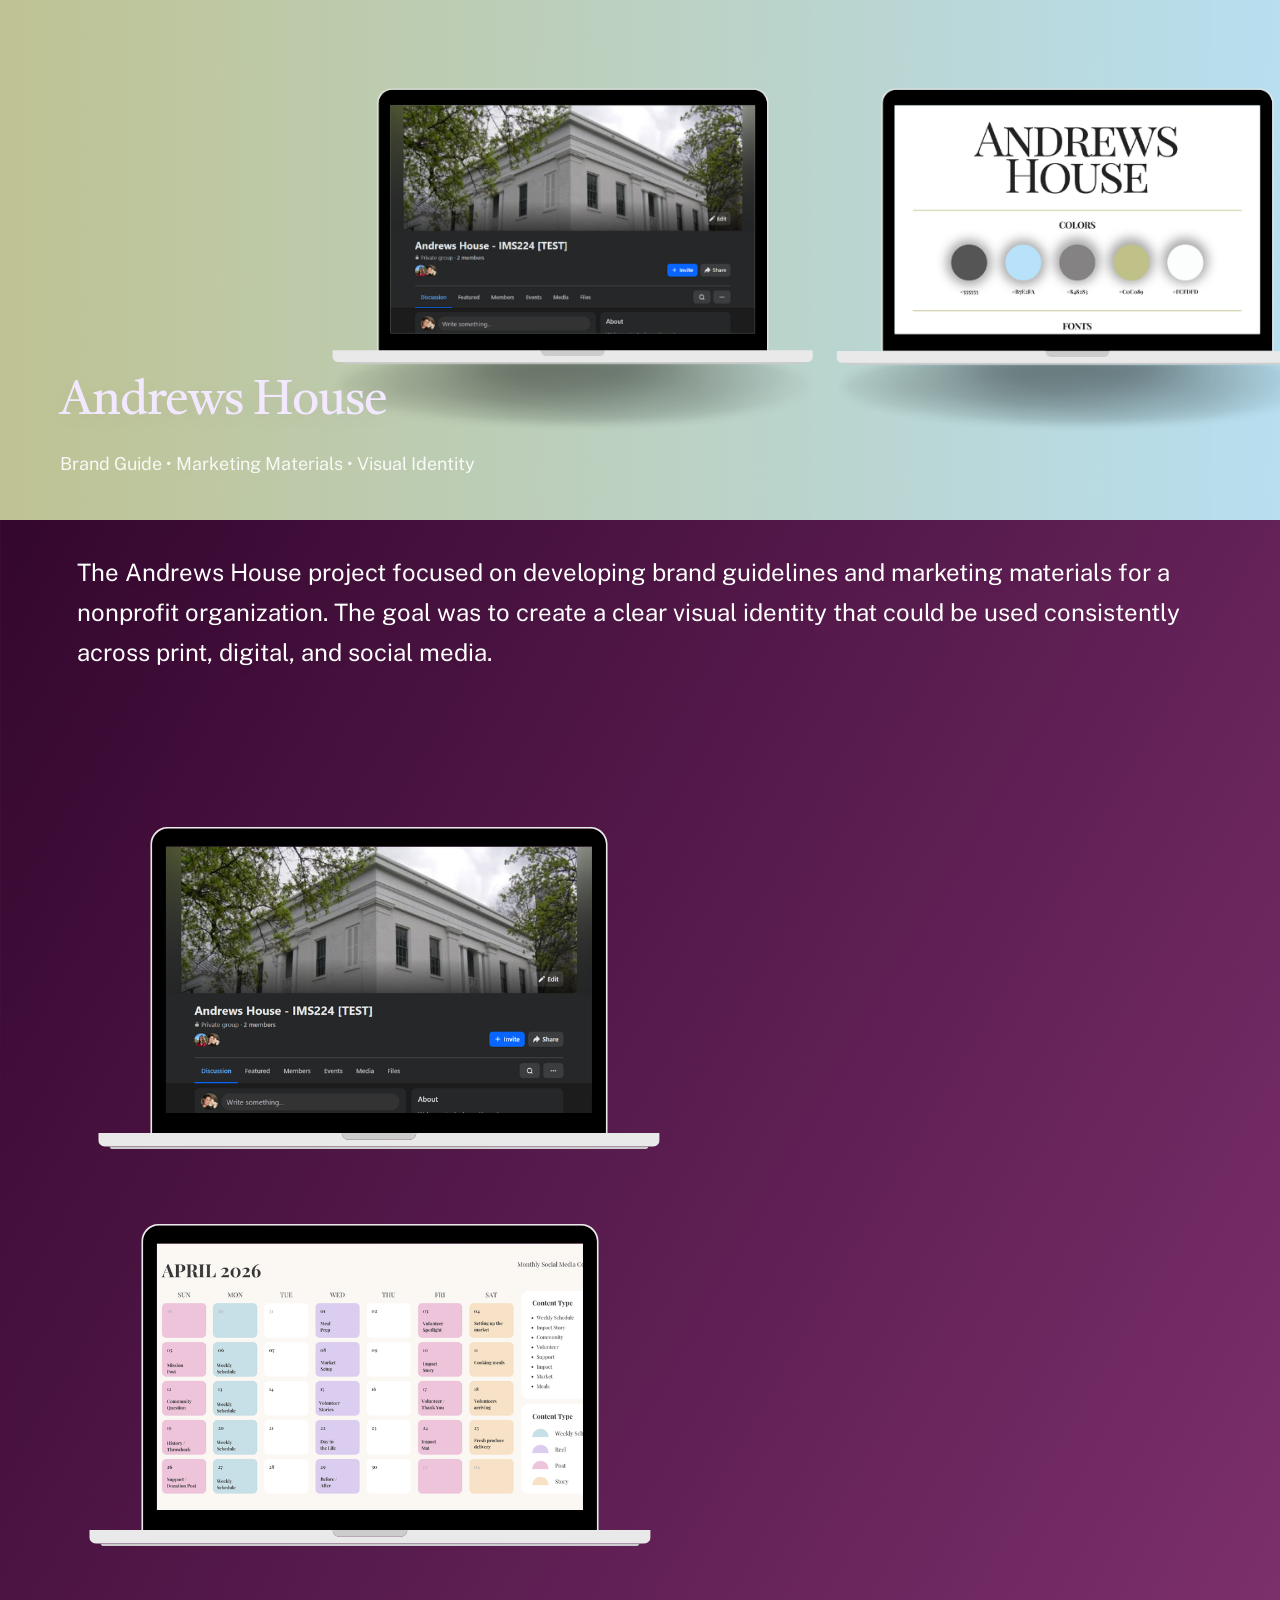
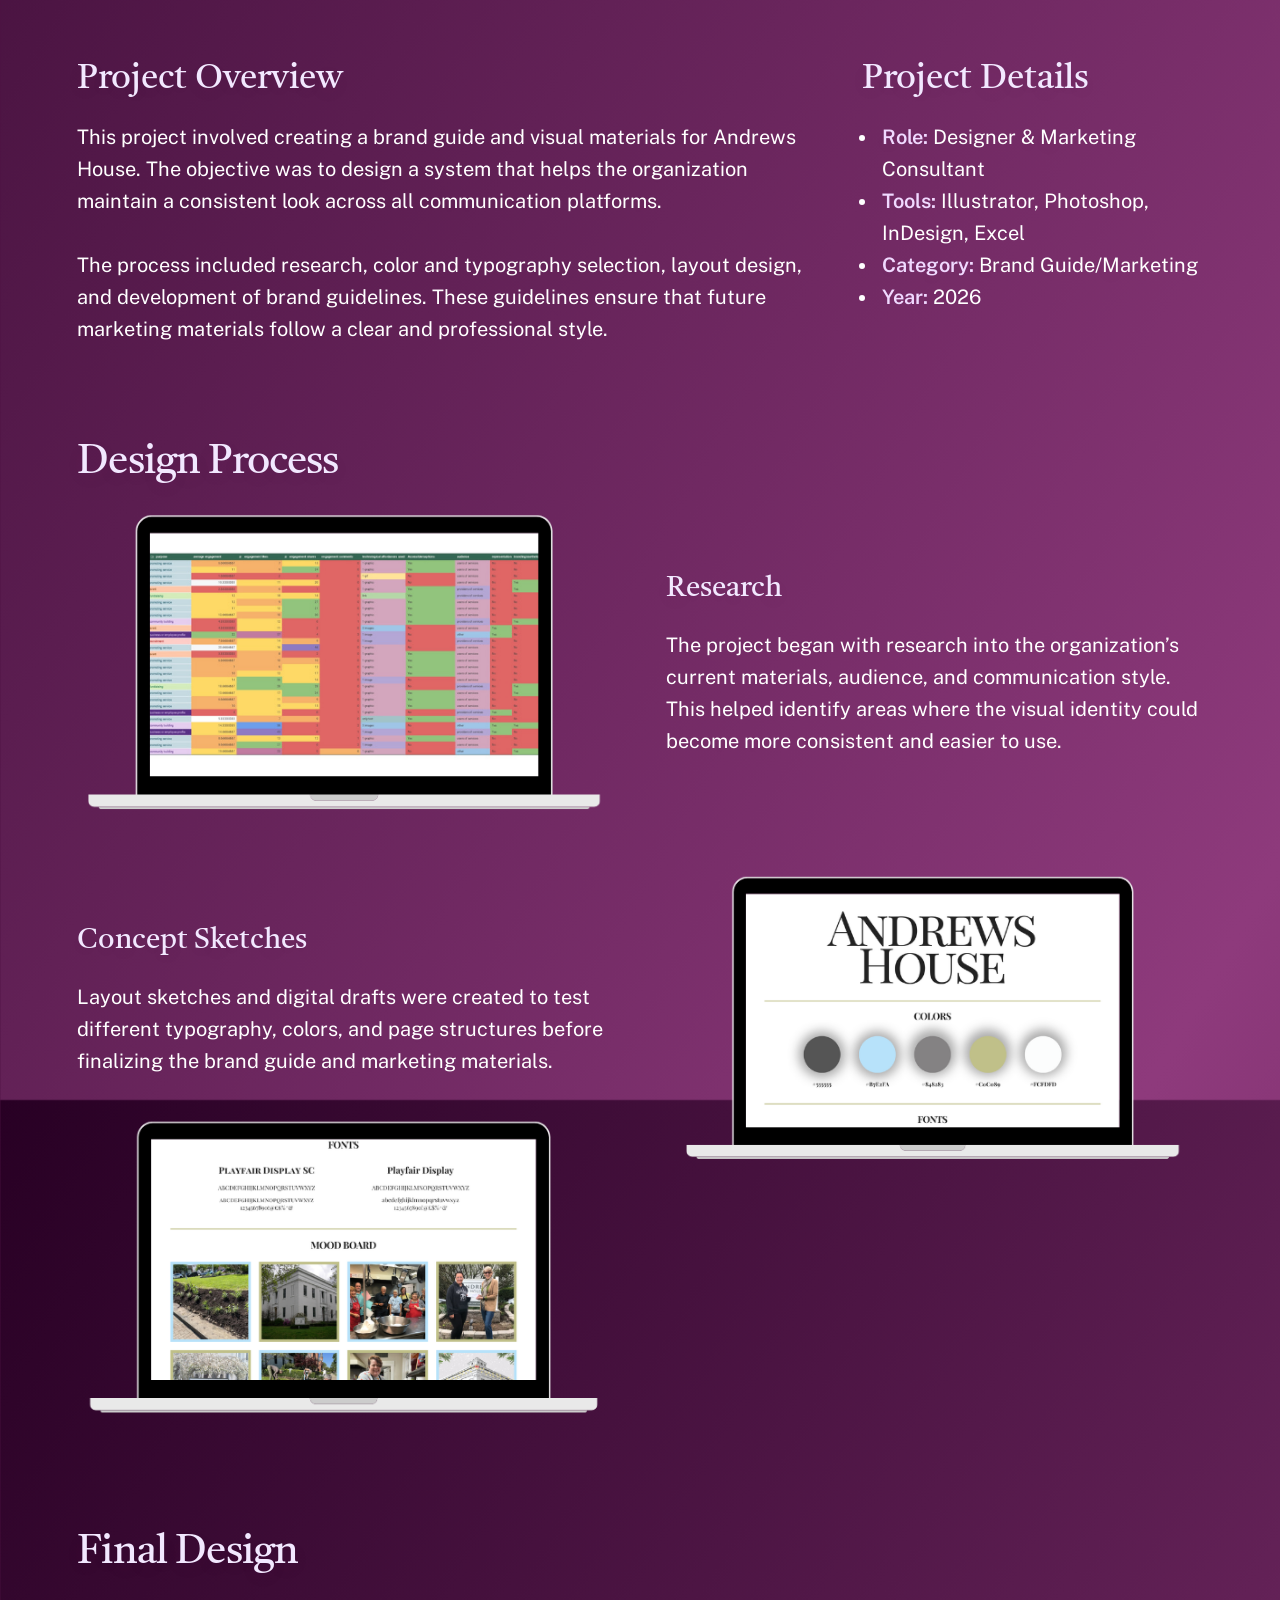
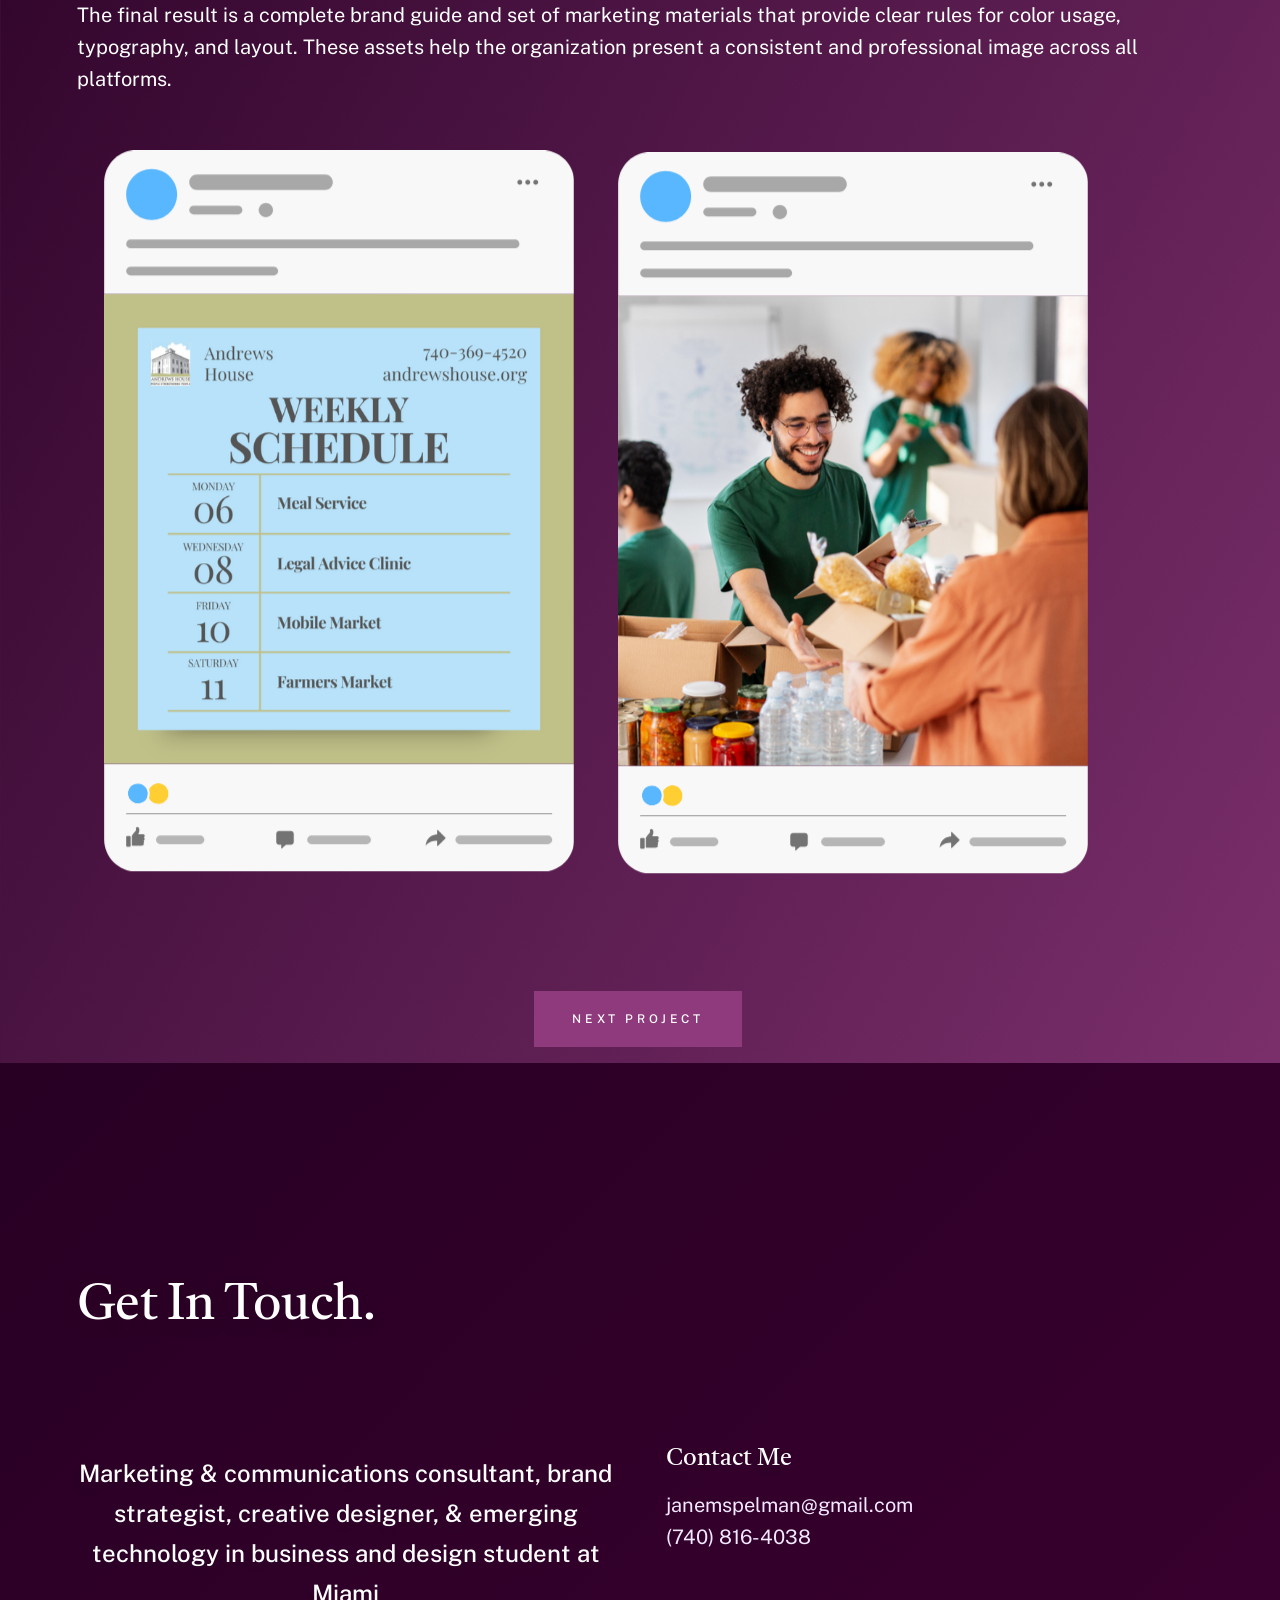
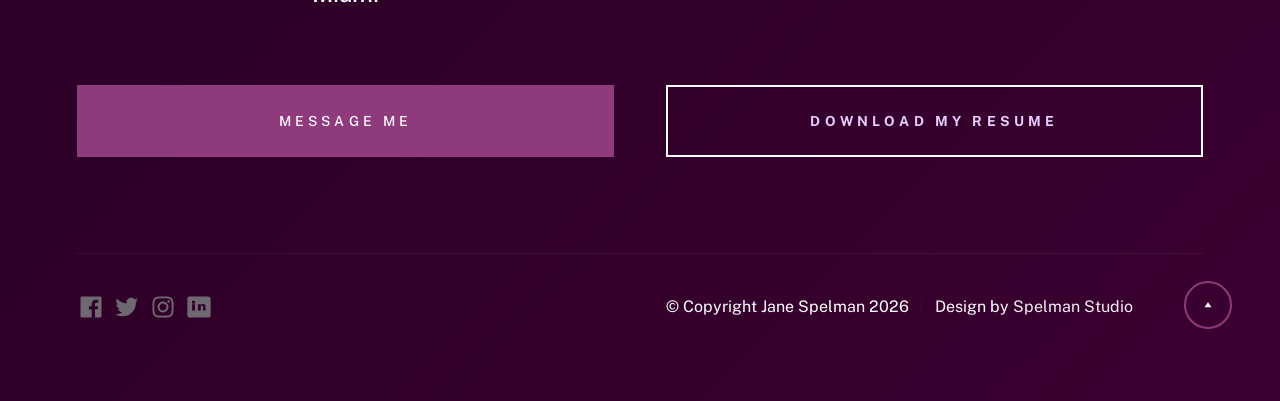
<file: projectthree.html>
<!DOCTYPE html>
<html lang="en" class="no-js">

<head>

    <!--- basic page needs
    ================================================== -->
    <meta charset="utf-8">
    <meta name="viewport" content="width=device-width, initial-scale=1">
    <title>Andrews House - Jane Spelman</title>

    <script>
        document.documentElement.classList.remove('no-js');
        document.documentElement.classList.add('js');
    </script>

    <!-- CSS
    ================================================== -->
    <link rel="stylesheet" href="css/vendor.css">
    <link rel="stylesheet" href="css/styles.css">
    <link rel="stylesheet" href="css/inline-styles.css">

    <!-- favicons
    ================================================== -->
    <link rel="apple-touch-icon" sizes="180x180" href="apple-touch-icon.png">
    <link rel="icon" type="image/png" sizes="32x32" href="favicon-32x32.png">
    <link rel="icon" type="image/png" sizes="16x16" href="favicon-16x16.png">
    <link rel="manifest" href="site.webmanifest">

</head>

<body class="project-page" id="top">

    <!-- preloader
    ================================================== -->
    <div id="preloader">
        <div id="loader" class="dots-fade">
            <div></div>
            <div></div>
            <div></div>
        </div>
    </div>

    <!-- page wrap
    ================================================== -->
    <div id="page" class="s-pagewrap">

        <!-- # site header 
        ================================================== -->
        <header class="s-header">
            <div class="row s-header__inner">

                <div class="s-header__block">
                    <div class="s-header__logo">
                        <a class="logo" href="index.html">
                            <img src="images/logo.svg" alt="Homepage">
                        </a>
                    </div>

                    <a class="s-header__menu-toggle" href="#0"><span>Menu</span></a>
                </div>
                <!-- end s-header__block -->

                <nav class="s-header__nav">
                    <ul class="s-header__menu-links">
                        <li class="current"><a class="smoothscroll" href="#intro">Intro</a></li>
                        <li><a class="smoothscroll" href="#process">Process</a></li>
                        <li><a class="smoothscroll" href="#final">Final</a></li>
                        <li><a class="smoothscroll" href="#footer">Contact</a></li>
                    </ul>
                </nav>
                <!-- end s-header__nav -->

            </div>
            <!-- end s-header__inner -->
        </header>
        <!-- end s-header -->

        <!-- Project Hero -->
        <section id="intro" class="project-hero" id="intro">

            <img src="images/folio/project3/andrewshousebanner.png" alt="Andrews House Brand Guide and Marketing Materials" class="project-hero__image">

            <div class="project-hero__text">
                <h1>Andrews House</h1>
                <p>Brand Guide • Marketing Materials • Visual Identity</p>
            </div>

        </section>

        <!-- Page Content -->
        <section class="s-content">

            <div class="row">

                <div class="column xl-12">

                    <header class="section-header">

                        <p class="lead">
                            The Andrews House project focused on developing brand guidelines and marketing materials for a nonprofit organization. The goal was to create a clear visual identity that could be used consistently across print, digital, and social media.
                        </p>

                    </header>

                </div>

            </div>

            <!-- Hero Image -->
            <div class="row">

                <div class="column xl-12">

                    <img src="images/folio/project3/facebookgroup.png" alt="Andrews House Facebook Group">
                    <img src="images/folio/project3/calendarmockup.png" alt="Andrews House Calendar Mockup">

                </div>

            </div>

            <!-- Project Overview -->
            <div class="row">

                <div class="column xl-8 lg-8 md-12">

                    <h3>Project Overview</h3>

                    <p>
                        This project involved creating a brand guide and visual materials for Andrews House. The objective was to design a system that helps the organization maintain a consistent look across all communication platforms.
                    </p>

                    <p>
                        The process included research, color and typography selection, layout design, and development of brand guidelines. These guidelines ensure that future marketing materials follow a clear and professional style.
                    </p>

                </div>

                <div class="column xl-4 lg-4 md-12">

                    <h3>Project Details</h3>

                    <ul>

                        <li><strong>Role:</strong> Designer & Marketing Consultant</li>
                        <li><strong>Tools:</strong> Illustrator, Photoshop, InDesign, Excel</li>
                        <li><strong>Category:</strong> Brand Guide/Marketing</li>
                        <li><strong>Year:</strong> 2026</li>

                    </ul>

                </div>

            </div>

            <!-- Process Section -->
            <section id="process">
                <div class="row">

                    <div class="column xl-12">

                        <h2>Design Process</h2>

                    </div>

                </div>
            </section>

            <!-- Research -->
            <div class="row">

                <div class="column xl-6 lg-6 md-12">

                    <img src="images/folio/project3/spreadsheet.png" alt="Andrews House Research Spreadsheet">

                </div>

                <div class="column xl-6 lg-6 md-12">

                    <h4>Research</h4>

                    <p>
                        The project began with research into the organization’s current materials, audience, and communication style. This helped identify areas where the visual identity could become more consistent and easier to use.
                    </p>

                </div>

            </div>

            <!-- Sketches -->
            <div class="row">

                <div class="column xl-6 lg-6 md-12">

                    <h4>Concept Sketches</h4>

                    <p>
                        Layout sketches and digital drafts were created to test different typography, colors, and page structures before finalizing the brand guide and marketing materials.
                    </p>
                    <img src="images/folio/project3/brandguide2.png" alt="Andrews House Brand Guide">

                </div>

                <div class="column xl-6 lg-6 md-12">

                    <img src="images/folio/project3/brandguide1.png" alt="Andrews House Brand Guide">

                </div>

            </div>

            <!-- Final Design -->
            <section id="final">
                <div class="row">

                    <div class="column xl-12">

                        <h2>Final Design</h2>
                        <p>
                            The final result is a complete brand guide and set of marketing materials that provide clear rules for color usage, typography, and layout. These assets help the organization present a consistent and professional image across all platforms.
                        </p>
                        <img src="images/folio/project3/post1.png" alt="Andrews House Social Media Post Template">
                        <img src="images/folio/project3/post2.png" alt="Andrews House Social Media Post Template">
                    </div>

                </div>
            </section>

            <!-- Back Button -->
            <div class="row">

                <div class="column xl-12" style="text-align:center; margin-top:60px;">

                    <a href="projectfive.html" class="btn btn--primary">
Next Project
</a>

                </div>

            </div>

        </section>

        <!-- # footer 
        ================================================== -->
        <footer id="footer" class="s-footer target-section">

            <div class="row">
                <div class="column lg-12">
                    <div class="section-header light-on-dark">
                        <h2 class="text-display-title">Get In Touch.</h2>
                    </div>
                    <!-- end section-header -->
                </div>
            </div>

            <div class="row s-footer__content">

                <div class="column xl-6 md-12 s-footer__block s-footer__about">
                    <p class="attention-getter">
                        Marketing & communications consultant, brand strategist, creative designer, & emerging technology in business and design student at Miami
                    </p>
                </div>
                <!-- end section-footer__about -->

                <div class="column xl-6 md-12 s-footer__block s-footer__site-links">
                    <div class="row">
                        <div class="column xl-6 md-6 tab-12">
                            <h5>Contact Me</h5>
                            <ul class="link-list">
                                <li><a href="mailto:janemspelman@gmail.com">janemspelman@gmail.com</a></li>
                                <li><a href="tel:+17408164038">(740) 816-4038</a></li>
                            </ul>
                        </div>
                    </div>
                </div>
                <!-- end section-footer__site-links -->

            </div>
            <!-- end section-footer__content -->

            <div class="row s-footer__buttons">

                <div class="column xl-6 tab-12">
                    <a href="mailto:janemspelman@gmail.com" class="btn btn--primary btn--large u-fullwidth">Message Me</a>
                </div>

                <div class="column xl-6 tab-12">
                    <a href="https://drive.google.com/file/d/1uxocT1HWBzY10LwNtXHCx4UMelTVYnF0/view?usp=sharing" class="btn btn--stroke btn--large u-fullwidth" target="_blank">Download my Resume</a>
                </div>

            </div>
            <!-- end section-footer__buttons -->

            <div class="row s-footer__bottom">

                <div class="column xl-6 lg-12">
                    <ul class="s-footer__social social-list">
                        <li>
                            <a href="https://www.facebook.com/profile.php?id=61559338105903">
                                <svg xmlns="http://www.w3.org/2000/svg" width="24" height="24" viewBox="0 0 24 24" style="fill:rgba(0, 0, 0, 1);transform:;-ms-filter:"><path d="M20,3H4C3.447,3,3,3.448,3,4v16c0,0.552,0.447,1,1,1h8.615v-6.96h-2.338v-2.725h2.338v-2c0-2.325,1.42-3.592,3.5-3.592 c0.699-0.002,1.399,0.034,2.095,0.107v2.42h-1.435c-1.128,0-1.348,0.538-1.348,1.325v1.735h2.697l-0.35,2.725h-2.348V21H20 c0.553,0,1-0.448,1-1V4C21,3.448,20.553,3,20,3z"></path></svg>
                                <span class="u-screen-reader-text">Facebook</span>
                            </a>
                        </li>
                        <li>
                            <a href="https://www.instagram.com/spelman_studio/">
                                <svg xmlns="http://www.w3.org/2000/svg" width="24" height="24" viewBox="0 0 24 24" style="fill:rgba(0, 0, 0, 1);transform:;-ms-filter:"><path d="M19.633,7.997c0.013,0.175,0.013,0.349,0.013,0.523c0,5.325-4.053,11.461-11.46,11.461c-2.282,0-4.402-0.661-6.186-1.809 c0.324,0.037,0.636,0.05,0.973,0.05c1.883,0,3.616-0.636,5.001-1.721c-1.771-0.037-3.255-1.197-3.767-2.793 c0.249,0.037,0.499,0.062,0.761,0.062c0.361,0,0.724-0.05,1.061-0.137c-1.847-0.374-3.23-1.995-3.23-3.953v-0.05 c0.537,0.299,1.16,0.486,1.82,0.511C3.534,9.419,2.823,8.184,2.823,6.787c0-0.748,0.199-1.434,0.548-2.032 c1.983,2.443,4.964,4.04,8.306,4.215c-0.062-0.3-0.1-0.611-0.1-0.923c0-2.22,1.796-4.028,4.028-4.028 c1.16,0,2.207,0.486,2.943,1.272c0.91-0.175,1.782-0.512,2.556-0.973c-0.299,0.935-0.936,1.721-1.771,2.22 c0.811-0.088,1.597-0.312,2.319-0.624C21.104,6.712,20.419,7.423,19.633,7.997z"></path></svg>
                                <span class="u-screen-reader-text">Instagram</span>
                            </a>
                        </li>
                        <li>
                            <a href="https://www.linkedin.com/in/janespelman/">
                                <svg xmlns="http://www.w3.org/2000/svg" width="24" height="24" viewBox="0 0 24 24" style="fill:rgba(0, 0, 0, 1);transform:;-ms-filter:"><path d="M11.999,7.377c-2.554,0-4.623,2.07-4.623,4.623c0,2.554,2.069,4.624,4.623,4.624c2.552,0,4.623-2.07,4.623-4.624 C16.622,9.447,14.551,7.377,11.999,7.377L11.999,7.377z M11.999,15.004c-1.659,0-3.004-1.345-3.004-3.003 c0-1.659,1.345-3.003,3.004-3.003s3.002,1.344,3.002,3.003C15.001,13.659,13.658,15.004,11.999,15.004L11.999,15.004z"></path><circle cx="16.806" cy="7.207" r="1.078"></circle><path d="M20.533,6.111c-0.469-1.209-1.424-2.165-2.633-2.632c-0.699-0.263-1.438-0.404-2.186-0.42 c-0.963-0.042-1.268-0.054-3.71-0.054s-2.755,0-3.71,0.054C7.548,3.074,6.809,3.215,6.11,3.479C4.9,3.946,3.945,4.902,3.477,6.111 c-0.263,0.7-0.404,1.438-0.419,2.186c-0.043,0.962-0.056,1.267-0.056,3.71c0,2.442,0,2.753,0.056,3.71 c0.015,0.748,0.156,1.486,0.419,2.187c0.469,1.208,1.424,2.164,2.634,2.632c0.696,0.272,1.435,0.426,2.185,0.45 c0.963,0.042,1.268,0.055,3.71,0.055s2.755,0,3.71-0.055c0.747-0.015,1.486-0.157,2.186-0.419c1.209-0.469,2.164-1.424,2.633-2.633 c0.263-0.7,0.404-1.438,0.419-2.186c0.043-0.962,0.056-1.267,0.056-3.71s0-2.753-0.056-3.71C20.941,7.57,20.801,6.819,20.533,6.111z M19.315,15.643c-0.007,0.576-0.111,1.147-0.311,1.688c-0.305,0.787-0.926,1.409-1.712,1.711c-0.535,0.199-1.099,0.303-1.67,0.311 c-0.95,0.044-1.218,0.055-3.654,0.055c-2.438,0-2.687,0-3.655-0.055c-0.569-0.007-1.135-0.112-1.669-0.311 c-0.789-0.301-1.414-0.923-1.719-1.711c-0.196-0.534-0.302-1.099-0.311-1.669c-0.043-0.95-0.053-1.218-0.053-3.654 c0-2.437,0-2.686,0.053-3.655c0.007-0.576,0.111-1.146,0.311-1.687c0.305-0.789,0.93-1.41,1.719-1.712 c0.534-0.198,1.1-0.303,1.669-0.311c0.951-0.043,1.218-0.055,3.655-0.055c2.437,0,2.687,0,3.654,0.055 c0.571,0.007,1.135,0.112,1.67,0.311c0.786,0.303,1.407,0.925,1.712,1.712c0.196,0.534,0.302,1.099,0.311,1.669 c0.043,0.951,0.054,1.218,0.054,3.655c0,2.436,0,2.698-0.043,3.654H19.315z"></path></svg>
                                <span class="u-screen-reader-text">LinkedIn</span>
                            </a>
                        </li>
                        <li>
                            <a href="https://www.pinterest.com/janemspelman/">
                                <svg xmlns="http://www.w3.org/2000/svg" width="24" height="24" viewBox="0 0 24 24" style="fill: rgba(0, 0, 0, 1);transform: ;msFilter:;"><path d="M20 3H4c-1.103 0-2 .897-2 2v14c0 1.103.897 2 2 2h16c1.103 0 2-.897 2-2V5c0-1.103-.897-2-2-2zM8.496 15H6.061V9.697h2.435V15zm-1.217-5.78c-.77 0-1.394-.624-1.394-1.393s.624-1.394 1.394-1.394c.769 0 1.393.625 1.393 1.394s-.624 1.393-1.393 1.393zM17.945 15h-2.435v-2.741c0-.655-.011-1.497-.913-1.497-.913 0-1.053.713-1.053 1.448V15h-2.435V9.697h2.333v.77h.032c.325-.617.89-1.065 1.833-1.065 1.958 0 2.318 1.288 2.318 2.965V15z"></path></svg>
                                <span class="u-screen-reader-text">Pinterest</span>
                            </a>
                        </li>
                    </ul>
                </div>
                <!-- end section-footer__social -->

                <div class="column xl-6 lg-12">
                    <p class="ss-copyright">
                        <span>© Copyright Jane Spelman 2026</span>
                        <span>Design by <a href="https://spelmanstudio.com/">Spelman Studio</a></span>
                    </p>
                </div>

            </div>
            <!-- end section-footer__bottom -->

            <div class="ss-go-top">
                <a class="smoothscroll" title="Back to Top" href="#top">
                    <svg xmlns="http://www.w3.org/2000/svg" width="24" height="24" viewBox="0 0 24 24" style="fill: rgba(0, 0, 0, 1);transform: ;msFilter:;"><path d="M5.536 21.886a1.004 1.004 0 0 0 1.033-.064l13-9a1 1 0 0 0 0-1.644l-13-9A1 1 0 0 0 5 3v18a1 1 0 0 0 .536.886z"></path></svg>
                </a>
                <span>Back To Top</span>
            </div>
            <!-- end ss-go-top -->

        </footer>
        <!-- end s-footer -->

    </div>
    <!-- end page-wrap -->

    <!-- Java Script
    ================================================== -->
    <script src="js/plugins.js"></script>
    <script src="js/main.js"></script>

</body>

</html>
</file>
<file: css/vendor.css>
/* ===================================================================
 * Hudson Third-party Stylesheets
 * Template Ver. 1.0.0
 * 04-03-2023
 * -------------------------------------------------------------------
 *
 * TOC:
 * # PrismJS 
 * # Swiper
 * # GLightbox
 *
 * ------------------------------------------------------------------- */
 

/* ===================================================================
 * # PrismJS 1.20.0
 *   https://prismjs.com/download.html#themes=prism-okaidia&languages=markup+css+clike+javascript+markup-templating+php 
 *   
 *   okaidia theme for JavaScript, CSS and HTML
 *   Loosely based on Monokai textmate theme by http://www.monokai.nl/
 *   @author ocodia
 * ------------------------------------------------------------------- */
code[class*=language-],
pre[class*=language-] {
    color          : #f8f8f2;
    background     : none;
    text-shadow    : 0 1px rgba(0, 0, 0, 0.3);
    font-family    : var(--font-mono);
    font-size      : calc(var(--text-size) * 0.9444);
    text-align     : left;
    white-space    : pre;
    word-spacing   : normal;
    word-break     : normal;
    word-wrap      : normal;
    line-height    : var(--vspace-1);
    -moz-tab-size  : 4;
    -o-tab-size    : 4;
    tab-size       : 4;
    -webkit-hyphens: none;
    hyphens        : none;
}

/* Code blocks */
pre[class*=language-] {
    padding : var(--vspace-0_5) 0 var(--vspace-1);
    margin  : var(--vspace-1) 0;
    overflow: auto;
}

:not(pre)>code[class*=language-],
pre[class*=language-] {
    background: #1A0016;
}

/* Inline code */
:not(pre)>code[class*=language-] {
    padding    : 0.1em;
    white-space: normal;
}

.token.comment,
.token.prolog,
.token.doctype,
.token.cdata {
    color: slategray;
}

.token.punctuation {
    color: #f8f8f2;
}

.token.namespace {
    opacity: 0.7;
}

.token.property,
.token.tag,
.token.constant,
.token.symbol,
.token.deleted {
    color: #E8CFE4;
}

.token.boolean,
.token.number {
    color: #8E3A7C;
}

.token.selector,
.token.attr-name,
.token.string,
.token.char,
.token.builtin,
.token.inserted {
    color: #A8A2AA;
}

.token.operator,
.token.entity,
.token.url,
.language-css .token.string,
.style .token.string,
.token.variable {
    color: #f8f8f2;
}

.token.atrule,
.token.attr-value,
.token.function,
.token.class-name {
    color: #F3EEF4;
}

.token.keyword {
    color: #6B1D5F;
}

.token.regex,
.token.important {
    color: #E8CFE4;
}

.token.important,
.token.bold {
    font-weight: bold;
}

.token.italic {
    font-style: italic;
}

.token.entity {
    cursor: help;
}


/* ===================================================================
 * # Swiper 6.4.5
 *   Most modern mobile touch slider and framework with hardware accelerated transitions
 *   https://swiperjs.com
 *
 *   Copyright 2014-2020 Vladimir Kharlampidi
 *
 *   Released under the MIT License
 *
 *   Released on: December 18, 2020
 * ------------------------------------------------------------------- */
@font-face {
    font-family: "swiper-icons";
    src        : url("data:application/font-woff;charset=utf-8;base64, [base64]//wADZ2x5ZgAAAywAAADMAAAD2MHtryVoZWFkAAABbAAAADAAAAA2E2+eoWhoZWEAAAGcAAAAHwAAACQC9gDzaG10eAAAAigAAAAZAAAArgJkABFsb2NhAAAC0AAAAFoAAABaFQAUGG1heHAAAAG8AAAAHwAAACAAcABAbmFtZQAAA/gAAAE5AAACXvFdBwlwb3N0AAAFNAAAAGIAAACE5s74hXjaY2BkYGAAYpf5Hu/j+W2+MnAzMYDAzaX6QjD6/4//Bxj5GA8AuRwMYGkAPywL13jaY2BkYGA88P8Agx4j+/8fQDYfA1AEBWgDAIB2BOoAeNpjYGRgYNBh4GdgYgABEMnIABJzYNADCQAACWgAsQB42mNgYfzCOIGBlYGB0YcxjYGBwR1Kf2WQZGhhYGBiYGVmgAFGBiQQkOaawtDAoMBQxXjg/wEGPcYDDA4wNUA2CCgwsAAAO4EL6gAAeNpj2M0gyAACqxgGNWBkZ2D4/wMA+xkDdgAAAHjaY2BgYGaAYBkGRgYQiAHyGMF8FgYHIM3DwMHABGQrMOgyWDLEM1T9/w8UBfEMgLzE////P/5//f/V/xv+r4eaAAeMbAxwIUYmIMHEgKYAYjUcsDAwsLKxc3BycfPw8jEQA/[base64]/uznmfPFBNODM2K7MTQ45YEAZqGP81AmGGcF3iPqOop0r1SPTaTbVkfUe4HXj97wYE+yNwWYxwWu4v1ugWHgo3S1XdZEVqWM7ET0cfnLGxWfkgR42o2PvWrDMBSFj/IHLaF0zKjRgdiVMwScNRAoWUoH78Y2icB/yIY09An6AH2Bdu/UB+yxopYshQiEvnvu0dURgDt8QeC8PDw7Fpji3fEA4z/PEJ6YOB5hKh4dj3EvXhxPqH/SKUY3rJ7srZ4FZnh1PMAtPhwP6fl2PMJMPDgeQ4rY8YT6Gzao0eAEA409DuggmTnFnOcSCiEiLMgxCiTI6Cq5DZUd3Qmp10vO0LaLTd2cjN4fOumlc7lUYbSQcZFkutRG7g6JKZKy0RmdLY680CDnEJ+UMkpFFe1RN7nxdVpXrC4aTtnaurOnYercZg2YVmLN/d/gczfEimrE/fs/bOuq29Zmn8tloORaXgZgGa78yO9/cnXm2BpaGvq25Dv9S4E9+5SIc9PqupJKhYFSSl47+Qcr1mYNAAAAeNptw0cKwkAAAMDZJA8Q7OUJvkLsPfZ6zFVERPy8qHh2YER+3i/BP83vIBLLySsoKimrqKqpa2hp6+jq6RsYGhmbmJqZSy0sraxtbO3sHRydnEMU4uR6yx7JJXveP7WrDycAAAAAAAH//wACeNpjYGRgYOABYhkgZgJCZgZNBkYGLQZtIJsFLMYAAAw3ALgAeNolizEKgDAQBCchRbC2sFER0YD6qVQiBCv/H9ezGI6Z5XBAw8CBK/m5iQQVauVbXLnOrMZv2oLdKFa8Pjuru2hJzGabmOSLzNMzvutpB3N42mNgZGBg4GKQYzBhYMxJLMlj4GBgAYow/P/PAJJhLM6sSoWKfWCAAwDAjgbRAAB42mNgYGBkAIIbCZo5IPrmUn0hGA0AO8EFTQAA") format("woff");
    font-weight: 400;
    font-style : normal;
}

:root {
    --swiper-theme-color: #8E3A7C;
    --swiper-navigation-size : 44px;
    /*
    --swiper-navigation-color: var(--swiper-theme-color);
    */
}

.swiper-container {
    margin-left : auto;
    margin-right: auto;
    position    : relative;
    overflow    : hidden;
    list-style  : none;
    padding     : 0;
    /* Fix of Webkit flickering */
    z-index     : 1;
}

.swiper-container-vertical>.swiper-wrapper {
    flex-direction: column;
}

.swiper-wrapper {
    position           : relative;
    width              : 100%;
    height             : 100%;
    z-index            : 1;
    display            : flex;
    transition-property: transform;
    box-sizing         : content-box;
}

.swiper-container-android .swiper-slide,
.swiper-wrapper {
    transform: translate3d(0px, 0, 0);
}

.swiper-container-multirow>.swiper-wrapper {
    flex-wrap: wrap;
}

.swiper-container-multirow-column>.swiper-wrapper {
    flex-wrap     : wrap;
    flex-direction: column;
}

.swiper-container-free-mode>.swiper-wrapper {
    transition-timing-function: ease-out;
    margin                    : 0 auto;
}

.swiper-slide {
    flex-shrink        : 0;
    width              : 100%;
    height             : 100%;
    position           : relative;
    transition-property: transform;
}

.swiper-slide-invisible-blank {
    visibility: hidden;
}

/* Auto Height */
.swiper-container-autoheight,
.swiper-container-autoheight .swiper-slide {
    height: auto;
}

.swiper-container-autoheight .swiper-wrapper {
    align-items        : flex-start;
    transition-property: transform, height;
}

/* 3D Effects */
.swiper-container-3d {
    perspective: 1200px;
}

.swiper-container-3d .swiper-wrapper,
.swiper-container-3d .swiper-slide,
.swiper-container-3d .swiper-slide-shadow-left,
.swiper-container-3d .swiper-slide-shadow-right,
.swiper-container-3d .swiper-slide-shadow-top,
.swiper-container-3d .swiper-slide-shadow-bottom,
.swiper-container-3d .swiper-cube-shadow {
    transform-style: preserve-3d;
}

.swiper-container-3d .swiper-slide-shadow-left,
.swiper-container-3d .swiper-slide-shadow-right,
.swiper-container-3d .swiper-slide-shadow-top,
.swiper-container-3d .swiper-slide-shadow-bottom {
    position      : absolute;
    left          : 0;
    top           : 0;
    width         : 100%;
    height        : 100%;
    pointer-events: none;
    z-index       : 10;
}

.swiper-container-3d .swiper-slide-shadow-left {
    background-image: linear-gradient(to left, rgba(0, 0, 0, 0.5), rgba(0, 0, 0, 0));
}

.swiper-container-3d .swiper-slide-shadow-right {
    background-image: linear-gradient(to right, rgba(0, 0, 0, 0.5), rgba(0, 0, 0, 0));
}

.swiper-container-3d .swiper-slide-shadow-top {
    background-image: linear-gradient(to top, rgba(0, 0, 0, 0.5), rgba(0, 0, 0, 0));
}

.swiper-container-3d .swiper-slide-shadow-bottom {
    background-image: linear-gradient(to bottom, rgba(0, 0, 0, 0.5), rgba(0, 0, 0, 0));
}

/* CSS Mode */
.swiper-container-css-mode>.swiper-wrapper {
    overflow          : auto;
    -ms-overflow-style: none;
    /* For Internet Explorer and Edge */
    scrollbar-width   : none;
    /* For Firefox 64+ */
}

.swiper-container-css-mode>.swiper-wrapper::-webkit-scrollbar {
    display: none;
}

.swiper-container-css-mode>.swiper-wrapper>.swiper-slide {
    scroll-snap-align: start start;
}

.swiper-container-horizontal.swiper-container-css-mode>.swiper-wrapper {
    scroll-snap-type: x mandatory;
}

.swiper-container-vertical.swiper-container-css-mode>.swiper-wrapper {
    scroll-snap-type: y mandatory;
}

:root {
    --swiper-navigation-size : 44px;
    /*
    --swiper-navigation-color: var(--swiper-theme-color);
    */
}

.swiper-button-prev,
.swiper-button-next {
    position       : absolute;
    top            : 50%;
    width          : calc(var(--swiper-navigation-size) / 44 * 27);
    height         : var(--swiper-navigation-size);
    margin-top     : calc(-1 * var(--swiper-navigation-size) / 2);
    z-index        : 10;
    cursor         : pointer;
    display        : flex;
    align-items    : center;
    justify-content: center;
    color          : var(--swiper-navigation-color, var(--swiper-theme-color));
}

.swiper-button-prev.swiper-button-disabled,
.swiper-button-next.swiper-button-disabled {
    opacity       : 0.35;
    cursor        : auto;
    pointer-events: none;
}

.swiper-button-prev:after,
.swiper-button-next:after {
    font-family   : swiper-icons;
    font-size     : var(--swiper-navigation-size);
    text-transform: none !important;
    letter-spacing: 0;
    text-transform: none;
    font-variant  : initial;
    line-height   : 1;
}

.swiper-button-prev,
.swiper-container-rtl .swiper-button-next {
    left : 10px;
    right: auto;
}

.swiper-button-prev:after,
.swiper-container-rtl .swiper-button-next:after {
    content: "prev";
}

.swiper-button-next,
.swiper-container-rtl .swiper-button-prev {
    right: 10px;
    left : auto;
}

.swiper-button-next:after,
.swiper-container-rtl .swiper-button-prev:after {
    content: "next";
}

.swiper-button-prev.swiper-button-white,
.swiper-button-next.swiper-button-white {
    --swiper-navigation-color: #ffffff;
}

.swiper-button-prev.swiper-button-black,
.swiper-button-next.swiper-button-black {
    --swiper-navigation-color: #000000;
}

.swiper-button-lock {
    display: none;
}

:root {
    /*
    --swiper-pagination-color: var(--swiper-theme-color);
    */
}

.swiper-pagination {
    position  : absolute;
    text-align: center;
    transition: 300ms opacity;
    transform : translate3d(0, 0, 0);
    z-index   : 10;
}

.swiper-pagination.swiper-pagination-hidden {
    opacity: 0;
}

/* Common Styles */
.swiper-pagination-fraction,
.swiper-pagination-custom,
.swiper-container-horizontal>.swiper-pagination-bullets {
    bottom: 10px;
    left  : 0;
    width : 100%;
}

/* Bullets */
.swiper-pagination-bullets-dynamic {
    overflow : hidden;
    font-size: 0;
}

.swiper-pagination-bullets-dynamic .swiper-pagination-bullet {
    transform: scale(0.33);
    position : relative;
}

.swiper-pagination-bullets-dynamic .swiper-pagination-bullet-active {
    transform: scale(1);
}

.swiper-pagination-bullets-dynamic .swiper-pagination-bullet-active-main {
    transform: scale(1);
}

.swiper-pagination-bullets-dynamic .swiper-pagination-bullet-active-prev {
    transform: scale(0.66);
}

.swiper-pagination-bullets-dynamic .swiper-pagination-bullet-active-prev-prev {
    transform: scale(0.33);
}

.swiper-pagination-bullets-dynamic .swiper-pagination-bullet-active-next {
    transform: scale(0.66);
}

.swiper-pagination-bullets-dynamic .swiper-pagination-bullet-active-next-next {
    transform: scale(0.33);
}

.swiper-pagination-bullet {
    width        : 8px;
    height       : 8px;
    display      : inline-block;
    border-radius: 100%;
    background   : #000;
    opacity      : 0.2;
}

button.swiper-pagination-bullet {
    border            : none;
    margin            : 0;
    padding           : 0;
    box-shadow        : none;
    -webkit-appearance: none;
    -moz-appearance   : none;
    appearance        : none;
}

.swiper-pagination-clickable .swiper-pagination-bullet {
    cursor: pointer;
}

.swiper-pagination-bullet-active {
    opacity   : 1;
    background: var(--swiper-pagination-color, var(--swiper-theme-color));
}

.swiper-container-vertical>.swiper-pagination-bullets {
    right    : 10px;
    top      : 50%;
    transform: translate3d(0px, -50%, 0);
}

.swiper-container-vertical>.swiper-pagination-bullets .swiper-pagination-bullet {
    margin : 6px 0;
    display: block;
}

.swiper-container-vertical>.swiper-pagination-bullets.swiper-pagination-bullets-dynamic {
    top      : 50%;
    transform: translateY(-50%);
    width    : 8px;
}

.swiper-container-vertical>.swiper-pagination-bullets.swiper-pagination-bullets-dynamic .swiper-pagination-bullet {
    display   : inline-block;
    transition: 200ms transform, 200ms top;
}

.swiper-container-horizontal>.swiper-pagination-bullets .swiper-pagination-bullet {
    margin: 0 4px;
}

.swiper-container-horizontal>.swiper-pagination-bullets.swiper-pagination-bullets-dynamic {
    left       : 50%;
    transform  : translateX(-50%);
    white-space: nowrap;
}

.swiper-container-horizontal>.swiper-pagination-bullets.swiper-pagination-bullets-dynamic .swiper-pagination-bullet {
    transition: 200ms transform, 200ms left;
}

.swiper-container-horizontal.swiper-container-rtl>.swiper-pagination-bullets-dynamic .swiper-pagination-bullet {
    transition: 200ms transform, 200ms right;
}

/* Progress */
.swiper-pagination-progressbar {
    background: rgba(0, 0, 0, 0.25);
    position  : absolute;
}

.swiper-pagination-progressbar .swiper-pagination-progressbar-fill {
    background      : var(--swiper-pagination-color, var(--swiper-theme-color));
    position        : absolute;
    left            : 0;
    top             : 0;
    width           : 100%;
    height          : 100%;
    transform       : scale(0);
    transform-origin: left top;
}

.swiper-container-rtl .swiper-pagination-progressbar .swiper-pagination-progressbar-fill {
    transform-origin: right top;
}

.swiper-container-horizontal>.swiper-pagination-progressbar,
.swiper-container-vertical>.swiper-pagination-progressbar.swiper-pagination-progressbar-opposite {
    width : 100%;
    height: 4px;
    left  : 0;
    top   : 0;
}

.swiper-container-vertical>.swiper-pagination-progressbar,
.swiper-container-horizontal>.swiper-pagination-progressbar.swiper-pagination-progressbar-opposite {
    width : 4px;
    height: 100%;
    left  : 0;
    top   : 0;
}

.swiper-pagination-white {
    --swiper-pagination-color: #ffffff;
}

.swiper-pagination-black {
    --swiper-pagination-color: #000000;
}

.swiper-pagination-lock {
    display: none;
}

/* Scrollbar */
.swiper-scrollbar {
    border-radius   : 10px;
    position        : relative;
    -ms-touch-action: none;
    touch-action    : none;
    background      : rgba(0, 0, 0, 0.1);
}

.swiper-container-horizontal>.swiper-scrollbar {
    position: absolute;
    left    : 1%;
    bottom  : 3px;
    z-index : 50;
    height  : 5px;
    width   : 98%;
}

.swiper-container-vertical>.swiper-scrollbar {
    position: absolute;
    right   : 3px;
    top     : 1%;
    z-index : 50;
    width   : 5px;
    height  : 98%;
}

.swiper-scrollbar-drag {
    height       : 100%;
    width        : 100%;
    position     : relative;
    background   : rgba(0, 0, 0, 0.5);
    border-radius: 10px;
    left         : 0;
    top          : 0;
}

.swiper-scrollbar-cursor-drag {
    cursor: move;
}

.swiper-scrollbar-lock {
    display: none;
}

.swiper-zoom-container {
    width          : 100%;
    height         : 100%;
    display        : flex;
    justify-content: center;
    align-items    : center;
    text-align     : center;
}

.swiper-zoom-container>img,
.swiper-zoom-container>svg,
.swiper-zoom-container>canvas {
    max-width    : 100%;
    max-height   : 100%;
    -o-object-fit: contain;
    object-fit   : contain;
}

.swiper-slide-zoomed {
    cursor: move;
}

/* Preloader */
:root {
    /*
    --swiper-preloader-color: var(--swiper-theme-color);
    */
}

.swiper-lazy-preloader {
    width           : 42px;
    height          : 42px;
    position        : absolute;
    left            : 50%;
    top             : 50%;
    margin-left     : -21px;
    margin-top      : -21px;
    z-index         : 10;
    transform-origin: 50%;
    animation       : swiper-preloader-spin 1s infinite linear;
    box-sizing      : border-box;
    border          : 4px solid var(--swiper-preloader-color, var(--swiper-theme-color));
    border-radius   : 50%;
    border-top-color: transparent;
}

.swiper-lazy-preloader-white {
    --swiper-preloader-color: #fff;
}

.swiper-lazy-preloader-black {
    --swiper-preloader-color: #000;
}

@keyframes swiper-preloader-spin {
    100% {
        transform: rotate(360deg);
    }
}

/* a11y */
.swiper-container .swiper-notification {
    position      : absolute;
    left          : 0;
    top           : 0;
    pointer-events: none;
    opacity       : 0;
    z-index       : -1000;
}

.swiper-container-fade.swiper-container-free-mode .swiper-slide {
    transition-timing-function: ease-out;
}

.swiper-container-fade .swiper-slide {
    pointer-events     : none;
    transition-property: opacity;
}

.swiper-container-fade .swiper-slide .swiper-slide {
    pointer-events: none;
}

.swiper-container-fade .swiper-slide-active,
.swiper-container-fade .swiper-slide-active .swiper-slide-active {
    pointer-events: auto;
}

.swiper-container-cube {
    overflow: visible;
}

.swiper-container-cube .swiper-slide {
    pointer-events             : none;
    -webkit-backface-visibility: hidden;
    backface-visibility        : hidden;
    z-index                    : 1;
    visibility                 : hidden;
    transform-origin           : 0 0;
    width                      : 100%;
    height                     : 100%;
}

.swiper-container-cube .swiper-slide .swiper-slide {
    pointer-events: none;
}

.swiper-container-cube.swiper-container-rtl .swiper-slide {
    transform-origin: 100% 0;
}

.swiper-container-cube .swiper-slide-active,
.swiper-container-cube .swiper-slide-active .swiper-slide-active {
    pointer-events: auto;
}

.swiper-container-cube .swiper-slide-active,
.swiper-container-cube .swiper-slide-next,
.swiper-container-cube .swiper-slide-prev,
.swiper-container-cube .swiper-slide-next+.swiper-slide {
    pointer-events: auto;
    visibility    : visible;
}

.swiper-container-cube .swiper-slide-shadow-top,
.swiper-container-cube .swiper-slide-shadow-bottom,
.swiper-container-cube .swiper-slide-shadow-left,
.swiper-container-cube .swiper-slide-shadow-right {
    z-index                    : 0;
    -webkit-backface-visibility: hidden;
    backface-visibility        : hidden;
}

.swiper-container-cube .swiper-cube-shadow {
    position  : absolute;
    left      : 0;
    bottom    : 0px;
    width     : 100%;
    height    : 100%;
    background: #000;
    opacity   : 0.6;
    filter    : blur(50px);
    z-index   : 0;
}

.swiper-container-flip {
    overflow: visible;
}

.swiper-container-flip .swiper-slide {
    pointer-events             : none;
    -webkit-backface-visibility: hidden;
    backface-visibility        : hidden;
    z-index                    : 1;
}

.swiper-container-flip .swiper-slide .swiper-slide {
    pointer-events: none;
}

.swiper-container-flip .swiper-slide-active,
.swiper-container-flip .swiper-slide-active .swiper-slide-active {
    pointer-events: auto;
}

.swiper-container-flip .swiper-slide-shadow-top,
.swiper-container-flip .swiper-slide-shadow-bottom,
.swiper-container-flip .swiper-slide-shadow-left,
.swiper-container-flip .swiper-slide-shadow-right {
    z-index                    : 0;
    -webkit-backface-visibility: hidden;
    backface-visibility        : hidden;
}


/* ==========================================================================
 * # GLightbox
 *
 * GLightbox 3.2.0
 * https://biati-digital.github.io/glightbox/
 * -------------------------------------------------------------------------- 
 */
.glightbox-container {
    width                      : 100%;
    height                     : 100%;
    position                   : fixed;
    top                        : 0;
    left                       : 0;
    z-index                    : 999999 !important;
    overflow                   : hidden;
    touch-action               : none;
    -webkit-text-size-adjust   : 100%;
    -moz-text-size-adjust      : 100%;
    text-size-adjust           : 100%;
    -webkit-backface-visibility: hidden;
    backface-visibility        : hidden;
    outline                    : none;
}

.glightbox-container.inactive {
    display: none;
}

.glightbox-container .gcontainer {
    position: relative;
    width   : 100%;
    height  : 100%;
    z-index : 9999;
    overflow: hidden;
}

.glightbox-container .gslider {
    transition     : transform 0.4s ease;
    height         : 100%;
    left           : 0;
    top            : 0;
    width          : 100%;
    position       : relative;
    overflow       : hidden;
    display        : flex !important;
    justify-content: center;
    align-items    : center;
    transform      : translate3d(0, 0, 0);
}

.glightbox-container .gslide {
    width              : 100%;
    position           : absolute;
    -webkit-user-select: none;
    -moz-user-select   : none;
    user-select        : none;
    display            : flex;
    align-items        : center;
    justify-content    : center;
    opacity            : 0;
}

.glightbox-container .gslide.current {
    opacity : 1;
    z-index : 99999;
    position: relative;
}

.glightbox-container .gslide.prev {
    opacity: 1;
    z-index: 9999;
}

.glightbox-container .gslide-inner-content {
    width: 100%;
}

.glightbox-container .ginner-container {
    position       : relative;
    width          : 100%;
    display        : flex;
    justify-content: center;
    flex-direction : column;
    max-width      : 100%;
    margin         : auto;
    height         : 100vh;
}

.glightbox-container .ginner-container.gvideo-container {
    width: 100%;
}

.glightbox-container .ginner-container.desc-bottom,
.glightbox-container .ginner-container.desc-top {
    flex-direction: column;
}

.glightbox-container .ginner-container.desc-left,
.glightbox-container .ginner-container.desc-right {
    max-width: 100% !important;
}

.gslide iframe,
.gslide video {
    outline                   : none !important;
    border                    : none;
    min-height                : 165px;
    -webkit-overflow-scrolling: touch;
    touch-action              : auto;
}

.gslide:not(.current) {
    pointer-events: none;
}

.gslide-image {
    align-items: center;
}

.gslide-image img {
    max-height         : 100vh;
    display            : block;
    padding            : 0;
    float              : none;
    outline            : none;
    border             : none;
    -webkit-user-select: none;
    -moz-user-select   : none;
    user-select        : none;
    max-width          : 100vw;
    width              : auto;
    height             : auto;
    -o-object-fit      : cover;
    object-fit         : cover;
    touch-action       : none;
    margin             : auto;
    min-width          : 200px;
}

.desc-top .gslide-image img,
.desc-bottom .gslide-image img {
    width: auto;
}

.desc-left .gslide-image img,
.desc-right .gslide-image img {
    width    : auto;
    max-width: 100%;
}

.gslide-image img.zoomable {
    position: relative;
}

.gslide-image img.dragging {
    cursor    : grabbing !important;
    transition: none;
}

.gslide-video {
    position : relative;
    max-width: 100vh;
    width    : 100% !important;
}

.gslide-video .plyr__poster-enabled.plyr--loading .plyr__poster {
    display: none;
}

.gslide-video .gvideo-wrapper {
    width       : 100%;
    /* max-width: 160vmin; */
    margin      : auto;
}

.gslide-video::before {
    content   : "";
    position  : absolute;
    width     : 100%;
    height    : 100%;
    background: rgba(255, 0, 0, 0.34);
    display   : none;
}

.gslide-video.playing::before {
    display: none;
}

.gslide-video.fullscreen {
    max-width: 100% !important;
    min-width: 100%;
    height   : 75vh;
}

.gslide-video.fullscreen video {
    max-width: 100% !important;
    width    : 100% !important;
}

.gslide-inline {
    background: var(--color-white);
    text-align: left;
    max-height: calc(100vh - 40px);
    overflow  : auto;
    max-width : 100%;
    margin    : auto;
}

.gslide-inline .ginlined-content {
    padding: 20px;
    width  : 100%;
}

.gslide-inline .dragging {
    cursor    : grabbing !important;
    transition: none;
}

.ginlined-content {
    overflow: auto;
    display : block !important;
    opacity : 1;
}

.gslide-external {
    display   : flex;
    width     : 100%;
    min-width : 100%;
    background: var(--color-white);
    padding   : 0;
    overflow  : auto;
    max-height: 75vh;
    height    : 100%;
}

.gslide-media {
    display: flex;
    width  : auto;
}

.zoomed .gslide-media {
    box-shadow: none !important;
}

.desc-top .gslide-media,
.desc-bottom .gslide-media {
    margin        : 0 auto;
    flex-direction: column;
}

.gslide-description {
    position: relative;
    flex    : 1 0 100%;
}

.gslide-description.description-left,
.gslide-description.description-right {
    max-width: 100%;
}

.gslide-description.description-bottom,
.gslide-description.description-top {
    margin: 0 auto;
    width : 100%;
}

.gslide-description p {
    margin-bottom: 12px;
}

.gslide-description p:last-child {
    margin-bottom: 0;
}

.zoomed .gslide-description {
    display: none;
}

.glightbox-button-hidden {
    display: none;
}

/*
 * Description for mobiles
 * something like facebook does the description
 * for the photos
*/
.glightbox-mobile .glightbox-container .gslide-description {
    height        : auto !important;
    width         : 100%;
    position      : absolute;
    bottom        : 0;
    padding       : 19px 11px;
    max-width     : 100vw !important;
    order         : 2 !important;
    max-height    : 78vh;
    overflow      : auto !important;
    background    : linear-gradient(to bottom, rgba(0, 0, 0, 0) 0%, rgba(0, 0, 0, 0.75) 100%);
    transition    : opacity 0.3s linear;
    padding-bottom: 50px;
}

.glightbox-mobile .glightbox-container .gslide-title {
    color    : var(--color-white);
    font-size: 1em;
}

.glightbox-mobile .glightbox-container .gslide-desc {
    color: var(--color-gray-14);
}

.glightbox-mobile .glightbox-container .gslide-desc a {
    color      : var(--color-white);
    font-weight: bold;
}

.glightbox-mobile .glightbox-container .gslide-desc * {
    color: inherit;
}

.glightbox-mobile .glightbox-container .gslide-desc .desc-more {
    color  : var(--color-white);
    opacity: 0.4;
}

.gdesc-open .gslide-media {
    transition: opacity 0.5s ease;
    opacity   : 0.4;
}

.gdesc-open .gdesc-inner {
    padding-bottom: 30px;
}

.gdesc-closed .gslide-media {
    transition: opacity 0.5s ease;
    opacity   : 1;
}

.greset {
    transition: all 0.3s ease;
}

.gabsolute {
    position: absolute;
}

.grelative {
    position: relative;
}

.glightbox-desc {
    display: none !important;
}

.glightbox-open {
    overflow: hidden;
}

.gloader {
    height            : 25px;
    width             : 25px;
    animation         : lightboxLoader 0.8s infinite linear;
    border            : 2px solid var(--color-white);
    border-right-color: transparent;
    border-radius     : 50%;
    position          : absolute;
    display           : block;
    z-index           : 9999;
    left              : 0;
    right             : 0;
    margin            : 0 auto;
    top               : 47%;
}

.goverlay {
    width      : 100%;
    height     : calc(100vh + 1px);
    position   : fixed;
    top        : -1px;
    left       : 0;
    background : var(--color-black);
    will-change: opacity;
}

.glightbox-mobile .goverlay {
    background: var(--color-black);
}

.gprev,
.gnext,
.gclose {
    z-index        : 99999;
    cursor         : pointer;
    width          : 26px;
    height         : 44px;
    border         : none;
    display        : flex;
    justify-content: center;
    align-items    : center;
    flex-direction : column;
}

.gprev svg,
.gnext svg,
.gclose svg {
    display: block;
    width  : 25px;
    height : auto;
    margin : 0;
    padding: 0;
}

.gprev.disabled,
.gnext.disabled,
.gclose.disabled {
    opacity: 0.2;
}

.gprev .garrow,
.gnext .garrow,
.gclose .garrow {
    stroke: var(--color-white);
}

.gbtn.focused {
    outline: 2px solid var(--color-1-light);
}

iframe.wait-autoplay {
    opacity: 0;
}

.glightbox-closing .gnext,
.glightbox-closing .gprev,
.glightbox-closing .gclose {
    opacity: 0 !important;
}

/*Skin */
.glightbox-clean .gslide-description {
    background: var(--color-white);
}

.glightbox-clean .gdesc-inner {
    padding: 22px 20px;
}

.glightbox-clean .gslide-title {
    font-size    : 1em;
    font-weight  : normal;
    font-family  : arial;
    color        : var(--color-text);
    margin-bottom: 19px;
    line-height  : 1.4em;
}

.glightbox-clean .gslide-desc {
    font-size    : 0.86em;
    margin-bottom: 0;
    font-family  : arial;
    line-height  : 1.4em;
}

.glightbox-clean .gslide-video {
    background: var(--color-black);
}

.glightbox-clean .gprev,
.glightbox-clean .gnext,
.glightbox-clean .gclose {
    background-color: rgba(0, 0, 0, 0.75);
    border-radius   : 4px;
}

.glightbox-clean .gprev path,
.glightbox-clean .gnext path,
.glightbox-clean .gclose path {
    fill: var(--color-white);
}

.glightbox-clean .gprev {
    position: absolute;
    top     : -100%;
    left    : 30px;
    width   : 40px;
    height  : 50px;
}

.glightbox-clean .gnext {
    position: absolute;
    top     : -100%;
    right   : 30px;
    width   : 40px;
    height  : 50px;
}

.glightbox-clean .gclose {
    width   : 35px;
    height  : 35px;
    top     : 15px;
    right   : 10px;
    position: absolute;
}

.glightbox-clean .gclose svg {
    width : 18px;
    height: auto;
}

.glightbox-clean .gclose:hover {
    opacity: 1;
}

/*CSS Animations*/
.gfadeIn {
    animation: gfadeIn 0.5s ease;
}

.gfadeOut {
    animation: gfadeOut 0.5s ease;
}

.gslideOutLeft {
    animation: gslideOutLeft 0.3s ease;
}

.gslideInLeft {
    animation: gslideInLeft 0.3s ease;
}

.gslideOutRight {
    animation: gslideOutRight 0.3s ease;
}

.gslideInRight {
    animation: gslideInRight 0.3s ease;
}

.gzoomIn {
    animation: gzoomIn 0.5s ease;
}

.gzoomOut {
    animation: gzoomOut 0.5s ease;
}

@keyframes lightboxLoader {
    0% {
        transform: rotate(0deg);
    }

    100% {
        transform: rotate(360deg);
    }
}

@keyframes gfadeIn {
    from {
        opacity: 0;
    }

    to {
        opacity: 1;
    }
}

@keyframes gfadeOut {
    from {
        opacity: 1;
    }

    to {
        opacity: 0;
    }
}

@keyframes gslideInLeft {
    from {
        opacity  : 0;
        transform: translate3d(-60%, 0, 0);
    }

    to {
        visibility: visible;
        transform : translate3d(0, 0, 0);
        opacity   : 1;
    }
}

@keyframes gslideOutLeft {
    from {
        opacity   : 1;
        visibility: visible;
        transform : translate3d(0, 0, 0);
    }

    to {
        transform : translate3d(-60%, 0, 0);
        opacity   : 0;
        visibility: hidden;
    }
}

@keyframes gslideInRight {
    from {
        opacity   : 0;
        visibility: visible;
        transform : translate3d(60%, 0, 0);
    }

    to {
        transform: translate3d(0, 0, 0);
        opacity  : 1;
    }
}

@keyframes gslideOutRight {
    from {
        opacity   : 1;
        visibility: visible;
        transform : translate3d(0, 0, 0);
    }

    to {
        transform: translate3d(60%, 0, 0);
        opacity  : 0;
    }
}

@keyframes gzoomIn {
    from {
        opacity  : 0;
        transform: scale3d(0.3, 0.3, 0.3);
    }

    to {
        opacity: 1;
    }
}

@keyframes gzoomOut {
    from {
        opacity: 1;
    }

    50% {
        opacity  : 0;
        transform: scale3d(0.3, 0.3, 0.3);
    }

    to {
        opacity: 0;
    }
}

@media (min-width: 769px) {
    .glightbox-container .ginner-container {
        width         : auto;
        height        : auto;
        flex-direction: row;
    }

    .glightbox-container .ginner-container.desc-top .gslide-description {
        order: 0;
    }

    .glightbox-container .ginner-container.desc-top .gslide-image,
    .glightbox-container .ginner-container.desc-top .gslide-image img {
        order: 1;
    }

    .glightbox-container .ginner-container.desc-left .gslide-description {
        order: 0;
    }

    .glightbox-container .ginner-container.desc-left .gslide-image {
        order: 1;
    }

    .gslide-image img {
        max-height: 97vh;
        max-width : 100%;
    }

    .gslide-image img.zoomable {
        cursor: zoom-in;
    }

    .zoomed .gslide-image img.zoomable {
        cursor: grab;
    }

    .gslide-inline {
        max-height: 95vh;
    }

    .gslide-external {
        max-height: 100vh;
    }

    .gslide-description.description-left,
    .gslide-description.description-right {
        max-width: 275px;
    }

    .glightbox-open {
        height: auto;
    }

    .goverlay {
        background: rgba(0, 0, 0, 0.92);
    }

    .glightbox-clean .gslide-media {
        box-shadow: 1px 2px 9px 0px rgba(0, 0, 0, 0.65);
    }

    .glightbox-clean .description-left .gdesc-inner,
    .glightbox-clean .description-right .gdesc-inner {
        position  : absolute;
        height    : 100%;
        overflow-y: auto;
    }

    .glightbox-clean .gprev,
    .glightbox-clean .gnext,
    .glightbox-clean .gclose {
        background-color: rgba(0, 0, 0, 0.32);
    }

    .glightbox-clean .gprev:hover,
    .glightbox-clean .gnext:hover,
    .glightbox-clean .gclose:hover {
        background-color: rgba(0, 0, 0, 0.7);
    }

    .glightbox-clean .gprev {
        top: 45%;
    }

    .glightbox-clean .gnext {
        top: 45%;
    }
}

@media (min-width: 992px) {
    .glightbox-clean .gclose {
        right: 24px;
    }
}

@media screen and (max-height: 420px) {
    .goverlay {
        background: #000;
    }
}

/* ============================================================
   JANE SPELMAN BRAND THEME
   Overrides for PrismJS + Swiper
   Plum / Eggplant / Soft Lavender System
   ============================================================ */


/* ============================================================
   PRISMJS – Custom Plum Code Theme
   Replaces Okaidia (green/orange heavy)
   ============================================================ */

/* Code block background */
:not(pre)>code[class*=language-],
pre[class*=language-] {
    background: linear-gradient(
        135deg,
        var(--color-2-dark) 0%,
        var(--color-2) 100%
    );
    color: var(--color-gray-10);
    text-shadow: none;
    border-radius: 8px;
}

/* Comments */
.token.comment,
.token.prolog,
.token.doctype,
.token.cdata {
    color: #8E6C8E; /* muted lavender */
}

/* Punctuation */
.token.punctuation {
    color: var(--color-gray-11);
}

/* Properties / Tags */
.token.property,
.token.tag,
.token.constant,
.token.symbol,
.token.deleted {
    color: var(--color-1-light); /* plum accent */
}

/* Numbers */
.token.boolean,
.token.number {
    color: #8E3A7C; /* plum accent */
}

/* Strings */
.token.selector,
.token.attr-name,
.token.string,
.token.char,
.token.builtin,
.token.inserted {
    color: #F3EEF4; /* light blush lavender */
}

/* Functions / Classes */
.token.function,
.token.class-name,
.token.atrule {
    color: var(--color-1-lightest);
}

/* Keywords */
.token.keyword {
    color: #A8A2AA;
}

/* Important / Regex */
.token.regex,
.token.important {
    color: #E8CFE4;
}

.token.bold {
    font-weight: 600;
}


/* ============================================================
   SWIPER – Brand Integration
   ============================================================ */

/* Make Swiper use plum instead of blue */
:root {
    --swiper-theme-color: var(--color-1);
    --swiper-pagination-color: var(--color-1);
    --swiper-navigation-color: var(--color-1-light);
    --swiper-preloader-color: var(--color-1);
}


/* Navigation arrows */
.swiper-button-prev,
.swiper-button-next {
    color: var(--color-1-light);
    transition: 0.3s ease;
}

.swiper-button-prev:hover,
.swiper-button-next:hover {
    color: var(--color-1-lightest);
}


/* Pagination bullets */
.swiper-pagination-bullet {
    background: var(--color-gray-14);
    opacity: 0.4;
}

.swiper-pagination-bullet-active {
    background: var(--color-1);
    opacity: 1;
}


/* Progress bar */
.swiper-pagination-progressbar {
    background: rgba(59, 0, 48, 0.15);
}

.swiper-pagination-progressbar-fill {
    background: var(--color-1);
}


/* Scrollbar */
.swiper-scrollbar {
    background: rgba(59, 0, 48, 0.1);
}

.swiper-scrollbar-drag {
    background: var(--color-1);
}


/* 3D slide shadows (replace harsh black) */
.swiper-container-3d .swiper-slide-shadow-left {
    background-image: linear-gradient(
        to left,
        rgba(59, 0, 48, 0.45),
        rgba(59, 0, 48, 0)
    );
}

.swiper-container-3d .swiper-slide-shadow-right {
    background-image: linear-gradient(
        to right,
        rgba(59, 0, 48, 0.45),
        rgba(59, 0, 48, 0)
    );
}

.swiper-container-3d .swiper-slide-shadow-top {
    background-image: linear-gradient(
        to top,
        rgba(59, 0, 48, 0.45),
        rgba(59, 0, 48, 0)
    );
}

.swiper-container-3d .swiper-slide-shadow-bottom {
    background-image: linear-gradient(
        to bottom,
        rgba(59, 0, 48, 0.45),
        rgba(59, 0, 48, 0)
    );
}


/* Cube shadow (softer + on brand) */
.swiper-container-cube .swiper-cube-shadow {
    background: var(--color-2-dark);
    opacity: 0.45;
    filter: blur(40px);
}


/* Preloader spinner */
.swiper-lazy-preloader {
    border: 4px solid var(--color-1);
    border-top-color: transparent;
}


/* ============================================================
   GLIGHTBOX – Brand Integration
   ============================================================ */

/* Overlay with brand-dark background */
.goverlay {
    background: var(--color-black);
}

.glightbox-mobile .goverlay {
    background: var(--color-black);
}

/* Controls with brand colors */
.glightbox-clean .gprev,
.glightbox-clean .gnext,
.glightbox-clean .gclose {
    background-color: rgba(59, 0, 48, 0.75);
    border-radius   : 4px;
    transition      : all 0.3s ease;
}

.glightbox-clean .gprev:hover,
.glightbox-clean .gnext:hover,
.glightbox-clean .gclose:hover {
    background-color: var(--color-1-dark);
}

/* Inline content with brand background */
.gslide-inline {
    background: var(--color-white);
    text-align: left;
    max-height: calc(100vh - 40px);
    overflow  : auto;
    max-width : 100%;
    margin    : auto;
}

/* External content with clean background */
.gslide-external {
    display   : flex;
    width     : 100%;
    min-width : 100%;
    background: var(--color-white);
    padding   : 0;
    overflow  : auto;
    max-height: 75vh;
    height    : 100%;
}
</file>
<file: css/styles.css>
@charset "UTF-8";

/* =================================================================== 
 * Jane Spelman Main Stylesheet
 * Template Ver. 1.0.0
 * 04-03-2023
 * ------------------------------------------------------------------
 *
 * TOC:
 * # SETTINGS
 *      ## fonts 
 *      ## colors
 *      ## spacing and typescale
 *      ## grid variables
 * # CSS RESET
 * # GRID
 * # BASE SETUP
 * # UTILITY CLASSES
 * # TYPOGRAPHY 
 *      ## base type styles
 *      ## additional typography & helper classes
 *      ## lists
 *      ## media 
 *      ## spacing
 * # PRELOADER
 *      ## page loaded
 * # FORM 
 *      ## style placeholder text
 * # BUTTONS
 * # TABLE
 * # COMPONENTS
 *      ## pagination
 *      ## alert box 
 *      ## skillbars
 *      ## stats tabs
 * # PROJECT-WIDE SHARED STYLES
 *      ## section header
 *      ## social list
 *      ## swiper overrides
 *      ## glightbox overrides
 * # GRID-BASED LAYOUTS
 *      ## grid block
 *      ## list grid
 * # PAGE WRAP
 * # SITE HEADER
 *      ## logo
 *      ## main navigation
 *      ## mobile menu toggle
 * # INTRO
 *      ## intro content
 *      ## intro btn cv download
 *      ## intro social
 *      ## intro scroll down
 *      ## intro transitions
 * # ABOUT
 *      ## about blocks
 * # WORKS
 *      ## folio entries 
 *      ## testimonials
 * # NUMBERS
 * # FOOTER
 *      ## copyright
 *      ## go top
 *
 * ------------------------------------------------------------------ */


/* ===================================================================
 * # SETTINGS
 *
 *
 * ------------------------------------------------------------------- */

/* ------------------------------------------------------------------- 
 * ## fonts 
 * ------------------------------------------------------------------- */
@import url("https://fonts.googleapis.com/css2?family=Castoro:ital@0;1&family=Public+Sans:ital,wght@0,300;0,400;0,500;0,600;0,700;1,300;1,400;1,500;1,600;1,700&display=swap");

:root {
    --font-1: "Public Sans", Sans-serif;
    --font-2: "Castoro", Serif;

  /* monospace
   */
    --font-mono: Consolas, "Andale Mono", Courier, "Courier New", monospace;
}

/* ------------------------------------------------------------------- 
 * ## colors
 * ------------------------------------------------------------------- */
:root {

    /* Primary Brand Gradient Colors */
    /* Deep Plum → Magenta Plum → Soft Lavender Blush */

    --color-1: #8E3A7C;          /* Primary Plum */
    --color-2: #3B0030;          /* Deep Eggplant */
    --color-3: #1A0016;          /* True Black (logo accent) */

    /* Gradient Support */
    --color-gradient-start: #3B0030;
    --color-gradient-mid:   #8E3A7C;
    --color-gradient-end:   #E8CFE4;

    /* Theme Variations (Plum Scale) */
    --color-1-lightest: #F3EEF4;
    --color-1-lighter:  #f2e8ff;
    --color-1-light:    #8E3A7C;
    --color-1-dark:     #6B1D5F;
    --color-1-darker:   #280024;
    --color-1-darkest:  #1A0016;

    /* Deep Tone Variations */
    --color-2-light:    #6B1D5F;
    --color-2-dark:     #280024;
    --color-2-darker:   #1A0016;

    /* Soft Neutrals (Lavender-Based Instead of Green Grays) */
    --color-gray-19: #1A0016;
    --color-gray-18: #280024;
    --color-gray-17: #3B0030;
    --color-gray-16: #5E5A60;
    --color-gray-15: #6E6970;
    --color-gray-14: #A8A2AA;
    --color-gray-13: #A8A2AA;
    --color-gray-12: #E8CFE4;
    --color-gray-11: #E8CFE4;
    --color-gray-10: #F3EEF4;
    --color-gray-9 : #F3EEF4;
    --color-gray-8 : #F3EEF4;
    --color-gray-7 : #F3EEF4;
    --color-gray-6 : #F3EEF4;
    --color-gray-5 : #F3EEF4;
    --color-gray-4 : #FDFBFD;
    --color-gray-3 : #FFFAFF;
    --color-gray-2 : #FFFEFF;
    --color-gray-1 : #FFFFFF;

    --color-white: #FFFFFF;
    --color-black: #000000;

    /* Text */
    --color-text: var(--color-gray-19);
    --color-text-dark: var(--color-2);
    --color-text-light: var(--color-gray-15);
    --color-placeholder: var(--color-gray-13);

    /* Links */
    --color-link: var(--color-1);
    --color-link-hover: var(--color-1-light);
    --color-link-active: var(--color-1-dark);

    /* Buttons */
    --color-btn: var(--color-gray-10);
    --color-btn-text: var(--color-text);
    --color-btn-hover: var(--color-gray-11);
    --color-btn-hover-text: var(--color-text);

    --color-btn-primary: var(--color-1);
    --color-btn-primary-text: var(--color-white);
    --color-btn-primary-hover: var(--color-1-light);
    --color-btn-primary-hover-text: var(--color-white);

    --color-btn-stroke: var(--color-2);
    --color-btn-stroke-text: var(--color-2);
    --color-btn-stroke-hover: var(--color-2);
    --color-btn-stroke-hover-text: var(--color-white);

    /* Preloader */
    --color-preloader-bg: #1A0016;
    --color-loader: var(--color-1);
    --color-loader-light: var(--color-gray-14);

    /* Body + Borders */
    --color-body-bg: var(--color-gray-1);
    --color-border: rgba(59, 0, 48, 0.15);

    --border-radius: 6px;
}

/* ------------------------------------------------------------------- 
 * ## spacing and typescale
 * ------------------------------------------------------------------- */
:root {
    --text-glow: 0 6px 24px rgba(142, 58, 124, 0.06);
    --text-glow-strong: 0 10px 40px rgba(142, 58, 124, 0.09);
}

/* -------------------------------------------------------------------
 * Global Text Glow
 * Subtle colored glow behind most typographic elements to enhance depth
 * ------------------------------------------------------------------ */
/* Apply a light plum glow to primary text elements */
body,
h1, h2, h3, h4, h5, h6,
p, a, li, span, strong, em,
.s-intro__content-title, .text-display-title, .attention-getter,
.entry__title, .s-testimonials__cite, .s-footer__about p,
.s-header__nav a {
    text-shadow: var(--text-glow);
}

/* Keep code blocks, form inputs and intentionally muted text free of glow */
pre, code, kbd, samp, input, textarea, select, .no-glow, .text-muted {
    text-shadow: none !important;
}

/* Reduce glow on very small screens for legibility */
@media screen and (max-width: 600px) {
    body,
    h1, h2, h3, h4, h5, h6,
    p, a, li, span {
        text-shadow: none;
    }
}

/* Add a pronounced glow on link hover/focus throughout the site */
a:hover, a:focus {
    text-shadow: var(--text-glow-strong);
}

.entry__thumb::after {
content: "View Case Study";
position: absolute;
top:50%;
left:50%;
transform:translate(-50%,-50%);
background:black;
color:white;
padding:10px 18px;
opacity:0;
transition:.3s;
}

.entry:hover .entry__thumb::after{
opacity:1;
}

:root {

  /* spacing
   * base font size: 20px 
   * vertical space unit : 32px
   */
    --base-size     : 62.5%;
    --multiplier    : 1;
    --base-font-size: calc(2rem * var(--multiplier));
    --space         : calc(3.2rem * var(--multiplier));

  /* vertical spacing 
   */
    --vspace-0_125: calc(0.125 * var(--space));
    --vspace-0_25 : calc(0.25 * var(--space));
    --vspace-0_375: calc(0.375 * var(--space));
    --vspace-0_5  : calc(0.5 * var(--space));
    --vspace-0_625: calc(0.625 * var(--space));
    --vspace-0_75 : calc(0.75 * var(--space));
    --vspace-0_875: calc(0.875 * var(--space));
    --vspace-1    : calc(var(--space));
    --vspace-1_25 : calc(1.25 * var(--space));
    --vspace-1_5  : calc(1.5 * var(--space));
    --vspace-1_75 : calc(1.75 * var(--space));
    --vspace-2    : calc(2 * var(--space));
    --vspace-2_5  : calc(2.5 * var(--space));
    --vspace-3    : calc(3 * var(--space));
    --vspace-3_5  : calc(3.5 * var(--space));
    --vspace-4    : calc(4 * var(--space));
    --vspace-4_5  : calc(4.5 * var(--space));
    --vspace-5    : calc(5 * var(--space));
    --vspace-5_5  : calc(5.5 * var(--space));
    --vspace-6    : calc(6 * var(--space));
    --vspace-6_5  : calc(6.5 * var(--space));
    --vspace-7    : calc(7 * var(--space));
    --vspace-7_5  : calc(7.5 * var(--space));
    --vspace-8    : calc(8 * var(--space));
    --vspace-8_5  : calc(8.5 * var(--space));
    --vspace-9    : calc(9 * var(--space));
    --vspace-9_5  : calc(9.5 * var(--space));
    --vspace-10   : calc(10 * var(--space));

  /* type scale
   * ratio 1        :2 | base: 20px
   * -------------------------------------------------------
   *
   * --text-huge-3    = (148.60px)
   * --text-huge-2    = (123.83px)
   * --text-huge-1    = (103.20px)
   * --text-display-3 = (86.00px)
   * --text-display-2 = (71.66px)
   * --text-display-1 = (59.72px)
   * --text-xxxl      = (49.77px)
   * --text-xxl       = (41.47px)
   * --text-xl        = (34.56px)
   * --text-lg        = (28.80px)
   * --text-md        = (24.00px)
   * --text-size      = (20.00px) BASE
   * --text-sm        = (16.67px)
   * --text-xs        = (13.89px)
   *
   * ---------------------------------------------------------
   */
    --text-scale-ratio: 1.2;
    --text-size       : var(--base-font-size);
    --text-xs         : calc((var(--text-size) / var(--text-scale-ratio)) / var(--text-scale-ratio));
    --text-sm         : calc(var(--text-xs) * var(--text-scale-ratio));
    --text-md         : calc(var(--text-sm) * var(--text-scale-ratio) * var(--text-scale-ratio));
    --text-lg         : calc(var(--text-md) * var(--text-scale-ratio));
    --text-xl         : calc(var(--text-lg) * var(--text-scale-ratio));
    --text-xxl        : calc(var(--text-xl) * var(--text-scale-ratio));
    --text-xxxl       : calc(var(--text-xxl) * var(--text-scale-ratio));
    --text-display-1  : calc(var(--text-xxxl) * var(--text-scale-ratio));
    --text-display-2  : calc(var(--text-display-1) * var(--text-scale-ratio));
    --text-display-3  : calc(var(--text-display-2) * var(--text-scale-ratio));
    --text-huge-1     : calc(var(--text-display-3) * var(--text-scale-ratio));
    --text-huge-2     : calc(var(--text-huge-1) * var(--text-scale-ratio));
    --text-huge-3     : calc(var(--text-huge-2) * var(--text-scale-ratio));

  /* default button height
   */
    --vspace-btn: var(--vspace-1_75);
}

/* on mobile devices below 600px, change the value of '--multiplier' 
 * to adjust the values of base font size and vertical space unit.
 */
@media screen and (max-width: 600px) {
    :root {
        --multiplier: .9375;
    }
}

/* ------------------------------------------------------------------- 
 * ## grid variables
 * ------------------------------------------------------------------- */
:root {

  /* widths for rows and containers
   */
    --width-sixteen-cols: 1760px;
    --width-default     : 1280px;
    --width-wide        : 1600px;
    --width-wider       : 1800px;
    --width-narrow      : 1200px;
    --width-narrower    : 1000px;
    --width-narrowest   : 800px;
    --width-full        : 100%;
    --width-grid-max    : var(--width-default);

  /* gutter
   */
    --gutter: 2.6rem;
}

/* on large screen devices
 */
@media screen and (max-width: 1000px) {
    :root {
        --gutter: 2.2rem;
    }
}

/* on small devices
 */
@media screen and (max-width: 600px) {
    :root {
        --gutter: 1rem;
    }
}


/* ====================================================================
 * # CSS RESET
 *
 *
 * --------------------------------------------------------------------
 * http://meyerweb.com/eric/tools/css/reset/ 
 * v2.0 | 20110126
 * License: none (public domain)
 * -------------------------------------------------------------------- */
html, body {
    height: 100%;
}

.s-pagewrap {
    min-height: 100vh;
    display: flex;
    flex-direction: column;
}

.s-content {
    flex: 1;
}

html,
body,
div,
span,
applet,
object,
iframe,
h1,
h2,
h3,
h4,
h5,
h6,
p,
blockquote,
pre,
a,
abbr,
acronym,
address,
big,
cite,
code,
del,
dfn,
em,
img,
ins,
kbd,
q,
s,
samp,
small,
strike,
strong,
sub,
sup,
tt,
var,
b,
u,
i,
center,
dl,
dt,
dd,
ol,
ul,
li,
fieldset,
form,
label,
legend,
table,
caption,
tbody,
tfoot,
thead,
tr,
th,
td,
article,
aside,
canvas,
details,
embed,
figure,
figcaption,
footer,
header,
hgroup,
menu,
nav,
output,
ruby,
section,
summary,
time,
mark,
audio,
video {
    margin        : 0;
    padding       : 0;
    border        : 0;
    font-size     : 100%;
    font          : inherit;
    vertical-align: baseline;
}

/* HTML5 display-role reset for older browsers */
article,
aside,
details,
figcaption,
figure,
footer,
header,
hgroup,
menu,
nav,
section {
    display: block;
}

body {
    line-height: 1;
}

ol,
ul {
    list-style: none;
}

blockquote,
q {
    quotes: none;
}

blockquote:before,
blockquote:after,
q:before,
q:after {
    content: "";
    content: none;
}

table {
    border-collapse: collapse;
    border-spacing : 0;
}


/* ===================================================================
 * # GRID v5.0.0
 *
 *
 * -------------------------------------------------------------------
 * - Grid system based on the flex display property.
 *
 * - Grid breakpoints are based on MAXIMUM WIDTH media queries, 
 *   meaning they apply to that one breakpoint and ALL THOSE BELOW IT.
 *
 * - Grid columns without a specified width will automatically layout 
 *   as equal width columns.
 *
 * - On viewports 400px and below, all grid columns will stacked 
 *   vertically
 *
 * ------------------------------------------------------------------- */

/* row 
 */
.row {
    display  : flex;
    flex-flow: row wrap;
    width    : min(92%, var(--width-grid-max));
    margin   : 0 auto;
}

.row .row {
    width       : auto;
    margin-left : calc(var(--gutter) * -1);
    margin-right: calc(var(--gutter) * -1);
}

/* column
 */
.column {
    flex   : 1;
    padding: 0 var(--gutter);
}

.collapse>.column,
.column.collapse {
    padding: 0;
}

/* row utility classes
 */
.row.row-wrap {
    flex-wrap: wrap;
}

.row.row-nowrap {
    flex-wrap: nowrap;
}

.row.row-y-top {
    align-items: flex-start;
}

.row.row-y-bottom {
    align-items: flex-end;
}

.row.row-y-center {
    align-items: center;
}

.row.row-stretch {
    align-items: stretch;
}

.row.row-baseline {
    align-items: baseline;
}

.row.row-x-left {
    justify-content: flex-start;
}

.row.row-x-right {
    justify-content: flex-end;
}

.row.row-x-center {
    justify-content: center;
}

.row.row-center {
    align-items    : center;
    justify-content: center;
}

/* ------------------------- -------------------------------------------
 * ## extra large devices (1201px and above)
 * -------------------------------------------------------------------- */
.xl-1 {
    flex : none;
    width: 8.3333333333%;
}

.xl-2 {
    flex : none;
    width: 16.6666666667%;
}

.xl-3 {
    flex : none;
    width: 25%;
}

.xl-4 {
    flex : none;
    width: 33.3333333333%;
}

.xl-5 {
    flex : none;
    width: 41.6666666667%;
}

.xl-6 {
    flex : none;
    width: 50%;
}

.xl-7 {
    flex : none;
    width: 58.3333333333%;
}

.xl-8 {
    flex : none;
    width: 66.6666666667%;
}

.xl-9 {
    flex : none;
    width: 75%;
}

.xl-10 {
    flex : none;
    width: 83.3333333333%;
}

.xl-11 {
    flex : none;
    width: 91.6666666667%;
}

.xl-12 {
    flex : none;
    width: 100%;
}

/* --------------------------------------------------------------------
 * ## large devices (1001px to 1200px)
 * -------------------------------------------------------------------- */
@media screen and (max-width: 1200px) {
    .lg-1 {
        flex : none;
        width: 8.3333333333%;
    }

    .lg-2 {
        flex : none;
        width: 16.6666666667%;
    }

    .lg-3 {
        flex : none;
        width: 25%;
    }

    .lg-4 {
        flex : none;
        width: 33.3333333333%;
    }

    .lg-5 {
        flex : none;
        width: 41.6666666667%;
    }

    .lg-6 {
        flex : none;
        width: 50%;
    }

    .lg-7 {
        flex : none;
        width: 58.3333333333%;
    }

    .lg-8 {
        flex : none;
        width: 66.6666666667%;
    }

    .lg-9 {
        flex : none;
        width: 75%;
    }

    .lg-10 {
        flex : none;
        width: 83.3333333333%;
    }

    .lg-11 {
        flex : none;
        width: 91.6666666667%;
    }

    .lg-12 {
        flex : none;
        width: 100%;
    }
}

/* --------------------------------------------------------------------
 * ## medium devices (801px to 1000px)
 * -------------------------------------------------------------------- */
@media screen and (max-width: 1000px) {
    .md-1 {
        flex : none;
        width: 8.3333333333%;
    }

    .md-2 {
        flex : none;
        width: 16.6666666667%;
    }

    .md-3 {
        flex : none;
        width: 25%;
    }

    .md-4 {
        flex : none;
        width: 33.3333333333%;
    }

    .md-5 {
        flex : none;
        width: 41.6666666667%;
    }

    .md-6 {
        flex : none;
        width: 50%;
    }

    .md-7 {
        flex : none;
        width: 58.3333333333%;
    }

    .md-8 {
        flex : none;
        width: 66.6666666667%;
    }

    .md-9 {
        flex : none;
        width: 75%;
    }

    .md-10 {
        flex : none;
        width: 83.3333333333%;
    }

    .md-11 {
        flex : none;
        width: 91.6666666667%;
    }

    .md-12 {
        flex : none;
        width: 100%;
    }
}

/* --------------------------------------------------------------------
 * ## tablet devices (601px to 800px)  
 * -------------------------------------------------------------------- */
@media screen and (max-width: 800px) {
    .tab-1 {
        flex : none;
        width: 8.3333333333%;
    }

    .tab-2 {
        flex : none;
        width: 16.6666666667%;
    }

    .tab-3 {
        flex : none;
        width: 25%;
    }

    .tab-4 {
        flex : none;
        width: 33.3333333333%;
    }

    .tab-5 {
        flex : none;
        width: 41.6666666667%;
    }

    .tab-6 {
        flex : none;
        width: 50%;
    }

    .tab-7 {
        flex : none;
        width: 58.3333333333%;
    }

    .tab-8 {
        flex : none;
        width: 66.6666666667%;
    }

    .tab-9 {
        flex : none;
        width: 75%;
    }

    .tab-10 {
        flex : none;
        width: 83.3333333333%;
    }

    .tab-11 {
        flex : none;
        width: 91.6666666667%;
    }

    .tab-12 {
        flex : none;
        width: 100%;
    }
}

/* --------------------------------------------------------------------
 * ## mobile devices (401px to 600px)  
 * -------------------------------------------------------------------- */
@media screen and (max-width: 600px) {
    .row {
        width        : 100%;
        padding-left : 6vw;
        padding-right: 6vw;
    }

    .row .row {
        padding-left : 0;
        padding-right: 0;
    }

    .mob-1 {
        flex : none;
        width: 8.3333333333%;
    }

    .mob-2 {
        flex : none;
        width: 16.6666666667%;
    }

    .mob-3 {
        flex : none;
        width: 25%;
    }

    .mob-4 {
        flex : none;
        width: 33.3333333333%;
    }

    .mob-5 {
        flex : none;
        width: 41.6666666667%;
    }

    .mob-6 {
        flex : none;
        width: 50%;
    }

    .mob-7 {
        flex : none;
        width: 58.3333333333%;
    }

    .mob-8 {
        flex : none;
        width: 66.6666666667%;
    }

    .mob-9 {
        flex : none;
        width: 75%;
    }

    .mob-10 {
        flex : none;
        width: 83.3333333333%;
    }

    .mob-11 {
        flex : none;
        width: 91.6666666667%;
    }

    .mob-12 {
        flex : none;
        width: 100%;
    }
}

/* --------------------------------------------------------------------
 * ## small mobile devices (up to 400px)
 * -------------------------------------------------------------------- */

 /* stack columns vertically
 */
@media screen and (max-width: 400px) {
    .row .row {
        margin-left : 0;
        margin-right: 0;
    }

    .column {
        flex        : none;
        width       : 100%;
        margin-left : 0;
        margin-right: 0;
        padding     : 0;
    }
}

/* --------------------------------------------------------------------
 * ## additional column stackpoints 
 * -------------------------------------------------------------------- */
@media screen and (max-width: 900px) {
    .stack-on-900 {
        flex        : none;
        width       : 100%;
        margin-left : 0;
        margin-right: 0;
    }
}

@media screen and (max-width: 700px) {
    .stack-on-700 {
        flex        : none;
        width       : 100%;
        margin-left : 0;
        margin-right: 0;
    }
}

@media screen and (max-width: 550px) {
    .stack-on-550 {
        flex        : none;
        width       : 100%;
        margin-left : 0;
        margin-right: 0;
    }
}


/* ===================================================================
 * # BASE SETUP
 *
 *
 * ------------------------------------------------------------------- */
html {
    font-size : var(--base-size);
    box-sizing: border-box;
}

*,
*::before,
*::after {
    box-sizing: inherit;
}

body {
    background: linear-gradient(
        135deg,
        #1A0016 0%,
        #280024 25%,
        #3B0030 50%,
        #6B1D5F 75%,
        #3B0030 100%
    );
    background-attachment: fixed;
    min-height: 100vh;
}

p {
    font-size     : inherit;
    text-rendering: optimizeLegibility;
}

a {
    text-decoration: none;
}

svg,
img,
video {
    max-width: 100%;
    height   : auto;
}

pre {
    overflow: auto;
}

/* Remove margins and paddings for common elements 
 */
div,
dl,
dt,
dd,
ul,
ol,
li,
h1,
h2,
h3,
h4,
h5,
h6,
pre,
form,
p,
blockquote,
th,
td {
    margin : 0;
    padding: 0;
}

/* Remove default styles for input elements 
 */
input[type=email],
input[type=number],
input[type=search],
input[type=text],
input[type=tel],
input[type=url],
input[type=password],
textarea {
    -webkit-appearance: none;
    -moz-appearance   : none;
    appearance        : none;
}

/* Project Hero Banner */

.project-hero {
    width: 100%;
    overflow: hidden;
}

.project-hero img {
    width: 100%;
    height: 520px;
    object-fit: cover;
    display: block;
}

.project-hero {
    position: relative;
    width: 100%;
}

.project-hero img {
    width: 100%;
    height: 520px;
    object-fit: cover;
}

.project-hero__text {
    position: absolute;
    bottom: 40px;
    left: 60px;
    color: white;
}

.project-hero__text h1 {
    font-size: 48px;
    margin-bottom: 10px;
}

.project-hero__text p {
    font-size: 18px;
    opacity: 0.9;
}

/* Project Page Text Colors */

.project-page {
    color: #ffffff;
}

/* Headings */
.project-page h1,
.project-page h2,
.project-page h3,
.project-page h4,
.project-page h5,
.project-page h6 {
    color: #f2e8ff; /* very light purple */
}

/* Paragraphs and lists */
.project-page p,
.project-page li {
    color: #ffffff;
}

/* Links */
.project-page a {
    color: #e4ccff;
}

.project-page a:hover {
    color: #ffffff;
}

/* Project details sidebar */
.project-page ul li strong {
    color: #f0d9ff;
}

.app-frame {
  --frame-height: clamp(600px, 80vh, 90vh);
  height: var(--frame-height);
  max-height: 90vh;
  width: 100%;
  max-width: 1200px;
  margin: 2rem auto;
  padding: 20px;
  background: rgba(26, 0, 22, 0.9);
  border-radius: 30px;
  box-shadow: 0 20px 60px rgba(0, 0, 0, 0.5);
  display: flex;
  flex-direction: column;
  overflow: hidden;
}

.app-frame iframe {
  flex: 1;
  width: 100%;
  height: 100%;
  border: none;
  border-radius: 20px;
  box-shadow: 0 8px 32px rgba(0, 0, 0, 0.3);
}

@media (max-width: 768px) {
  .app-frame {
    --frame-height: clamp(500px, 70vh, 80vh);
    padding: 15px;
    margin: 1rem auto;
  }
}

@media (max-width: 480px) {
  .app-frame {
    --frame-height: clamp(450px, 65vh, 75vh);
    padding: 10px;
  }
}


/* ===================================================================
 * # UTILITY CLASSES
 *
 *
 * ------------------------------------------------------------------- */

/* flex item alignment classes
 */
.u-flexitem-center {
    margin    : auto;
    align-self: center;
}

.u-flexitem-left {
    margin-right: auto;
    align-self  : center;
}

.u-flexitem-right {
    margin-left: auto;
    align-self : center;
}

.u-flexitem-x-center {
    margin-right: auto;
    margin-left : auto;
}

.u-flexitem-x-left {
    margin-right: auto;
}

.u-flexitem-x-right {
    margin-left: auto;
}

.u-flexitem-y-center {
    align-self: center;
}

.u-flexitem-y-top {
    align-self: flex-start;
}

.u-flexitem-y-bottom {
    align-self: flex-end;
}

/* misc helper classes
 */
.u-screen-reader-text {
    clip             : rect(1px, 1px, 1px, 1px);
    -webkit-clip-path: inset(50%);
    clip-path        : inset(50%);
    height           : 1px;
    width            : 1px;
    margin           : -1px;
    overflow         : hidden;
    padding          : 0;
    border           : 0;
    position         : absolute;
    word-wrap        : normal !important;
}

.u-clearfix:after {
    content: "";
    display: table;
    clear  : both;
}

.u-flex-center {
    align-items    : center;
    justify-content: center;
}

.s-header__nav {
    margin-left: 0.5rem;
    flex: 1;
    display: flex;
    align-items: center;
    justify-content: flex-end;
}

.s-header__menu-links {
    list-style: none;
    display   : inline-flex;
    flex-flow : row nowrap;
    margin    : 0;
    padding   : 0;
    margin-left: auto;
}

.s-header__menu-links li {
    padding-left: 0;
}

.s-header__menu-links a {
    display            : block;
    font-family        : var(--font-1);
    font-weight        : 600;
    font-size          : 1.2rem;
    line-height        : 1.6;
    color              : var(--color-gray-14);
    padding            : 0 1.9rem;
    transition: color 0.25s ease, transform 0.25s ease;
}
    margin-bottom: var(--vspace-0_5);
}

.u-add-bottom {
    margin-bottom: var(--vspace-1);
}

.u-no-border {
    border: none;
}

.u-fullwidth {
    width: 100%;
}

.u-pull-left {
    float: left;
}

.u-pull-right {
    float: right;
}


/* ===================================================================
 * # TYPOGRAPHY 
 *
 *
 * ------------------------------------------------------------------- 
 * type scale - ratio 1:2 | base: 20px
 * -------------------------------------------------------------------
 *
 * --text-huge-3    = (148.60px)
 * --text-huge-2    = (123.83px)
 * --text-huge-1    = (103.20px)
 * --text-display-3 = (86.00px)
 * --text-display-2 = (71.66px)
 * --text-display-1 = (59.72px)
 * --text-xxxl      = (49.77px)
 * --text-xxl       = (41.47px)
 * --text-xl        = (34.56px)
 * --text-lg        = (28.80px)
 * --text-md        = (24.00px)
 * --text-size      = (20.00px) BASE
 * --text-sm        = (16.67px)
 * --text-xs        = (13.89px)
 *
 * -------------------------------------------------------------------- */

/* --------------------------------------------------------------------
 * ## base type styles
 * -------------------------------------------------------------------- */
body {
    font-family: var(--font-1);
    font-size  : var(--base-font-size);
    font-weight: 400;
    line-height: var(--vspace-1);
    color      : var(--color-text);
}

/* links
 */
a {
    color     : var(--color-link);
    transition: all 0.3s ease-in-out;
}

a:focus,
a:hover,
a:active {
    /* preserve base link color; glow adds emphasis */
    color: var(--color-link);
}

a:hover,
a:active {
    outline: 0;
}

/* headings
 */
h1,
h2,
h3,
h4,
h5,
h6,
.h1,
.h2,
.h3,
.h4,
.h5,
.h6 {
    font-family           : var(--font-2);
    font-weight           : 400;
    color                 : var(--color-text-dark);
    font-variant-ligatures: common-ligatures;
    text-rendering        : optimizeLegibility;
}

h1,
.h1 {
    margin-top   : var(--vspace-2_5);
    margin-bottom: var(--vspace-0_75);
}

h2,
.h2,
h3,
.h3,
h4,
.h4 {
    margin-top   : var(--vspace-2);
    margin-bottom: var(--vspace-0_75);
}

h5,
.h5,
h6,
.h6 {
    margin-top   : var(--vspace-1_75);
    margin-bottom: var(--vspace-0_5);
}

h1,
.h1 {
    font-size     : var(--text-display-2);
    line-height   : calc(2.25 * var(--space));
    letter-spacing: -0.02em;
}

@media screen and (max-width: 500px) {

    h1,
    .h1 {
        font-size  : var(--text-xxxl);
        line-height: calc(1.625 * var(--space));
    }
}

h2,
.h2 {
    font-size     : var(--text-xxl);
    line-height   : calc(1.375 * var(--space));
    letter-spacing: -0.02em;
}

h3,
.h3 {
    font-size  : var(--text-xl);
    line-height: calc(1.125 * var(--space));
}

h4,
.h4 {
    font-size  : var(--text-lg);
    line-height: var(--vspace-1);
}

h5,
.h5 {
    font-size  : var(--text-md);
    line-height: var(--vspace-0_875);
}

h6,
.h6 {
    font-family   : var(--font-1);
    font-weight   : 600;
    font-size     : var(--text-sm);
    line-height   : var(--vspace-0_75);
    text-transform: uppercase;
    letter-spacing: 0.25rem;
}

/* emphasis, italic,
 * strong, bold and small text
 */
em,
i,
strong,
b {
    font-size  : inherit;
    line-height: inherit;
}

em,
i {
    font-style: italic;
}

strong,
b {
    font-weight: 600;
    color      : var(--color-text-dark);
}

small {
    font-size  : 80%;
    font-weight: 400;
    line-height: var(--vspace-0_5);
}

/* blockquotes
 */
blockquote {
    margin     : 0 0 var(--vspace-1) 0;
    padding    : var(--vspace-1) var(--vspace-1_5);
    border-left: 2px solid var(--color-text-dark);
    position   : relative;
}

blockquote p {
    font-family: var(--font-1);
    font-weight: 400;
    font-size  : var(--text-lg);
    font-style : normal;
    line-height: var(--vspace-1_25);
    color      : var(--color-text-dark);
    padding    : 0;
}

blockquote cite {
    display    : block;
    font-family: var(--font-1);
    font-weight: 400;
    font-size  : var(--text-sm);
    line-height: var(--vspace-0_75);
    font-style : normal;
}

blockquote cite:before {
    content: "— ";
}

blockquote cite,
blockquote cite a,
blockquote cite a:visited {
    color : var(--color-text-light);
    border: none;
}

@media screen and (max-width: 500px) {
    blockquote {
        padding: var(--vspace-0_75) var(--vspace-0_75);
    }

    blockquote p {
        font-size  : var(--text-md);
        line-height: var(--vspace-1);
    }
}

/* figures
 */
figure img,
p img {
    margin        : 0;
    vertical-align: bottom;
}

figure {
    display     : block;
    margin-left : 0;
    margin-right: 0;
}

figure img+figcaption {
    margin-top: var(--vspace-1);
}

figcaption {
    /* font-style: italic; */
    font-size    : var(--text-sm);
    text-align   : center;
    margin-bottom: 0;
}

/* preformatted, code
 */
var,
kbd,
samp,
code,
pre {
    font-family: var(--font-mono);
}

pre {
    padding   : var(--vspace-0_75) var(--vspace-1) var(--vspace-1);
    background: var(--color-gray-5);
    overflow-x: auto;
}

code {
    font-size    : var(--text-sm);
    line-height  : 1.6rem;
    margin       : 0 0.2rem;
    padding      : calc((var(--vspace-1) - 1.6rem) / 2 - 0.1rem) 0.7rem;
    white-space  : nowrap;
    background   : var(--color-gray-5);
    border       : 1px solid var(--color-gray-10);
    color        : var(--color-text);
    border-radius: 3px;
}

pre>code {
    display    : block;
    white-space: pre;
    line-height: var(--vspace-1);
    padding    : 0;
    margin     : 0;
    border     : none;
}

/* deleted text, abbreviation,
 * & mark text
 */
del {
    text-decoration: line-through;
}

abbr {
    font-family   : var(--font-1);
    font-weight   : 600;
    font-variant  : small-caps;
    text-transform: lowercase;
    letter-spacing: 0.1em;
    color         : var(--color-text-dark);
}

abbr[title],
dfn[title] {
    border-bottom  : 1px dotted;
    cursor         : help;
    text-decoration: none;
}

mark {
    background: var(--color-1-lightest);
    color     : var(--color-text);
}

/* horizontal rule
 */
hr {
    border      : solid var(--color-border);
    border-width: 0.1rem 0 0;
    clear       : both;
    margin      : var(--vspace-2) 0 calc(var(--vspace-2) - 1px);
    height      : 0;
}

hr.fancy {
    border    : none;
    margin    : var(--vspace-2) 0;
    height    : var(--vspace-1);
    text-align: center;
}

hr.fancy::before {
    content       : "*****";
    letter-spacing: 0.3em;
}

/* --------------------------------------------------------------------
 * ## additional typography & helper classes
 * -------------------------------------------------------------------- */
.lead,
.attention-getter {
    font-family: var(--font-1);
    font-size  : var(--text-md);
    line-height: var(--vspace-1_25);
}

@media screen and (max-width: 800px) {

    .lead,
    .attention-getter {
        font-size  : calc(var(--text-size) * 1.1);
        line-height: calc(1.125 * var(--space));
    }
}

@media screen and (max-width: 400px) {

    .lead,
    .attention-getter {
        font-size  : var(--text-size);
        line-height: var(--vspace-1);
    }
}

.pull-quote {
    position  : relative;
    padding   : 0;
    margin-top: 0;
    text-align: center;
}

.pull-quote blockquote {
    border     : none;
    margin     : 0 auto;
    max-width  : 62rem;
    padding-top: var(--vspace-2_5);
    position   : relative;
}

.pull-quote blockquote p {
    font-weight: 400;
    color      : var(--color-text-dark);
}

.pull-quote blockquote:before {
    content          : "";
    display          : block;
    height           : var(--vspace-1);
    width            : var(--vspace-1);
    background-repeat: no-repeat;
    background       : center center;
    background-size  : contain;
    background-image : url(../images/icons/icon-quote.svg);
    transform        : translate(-50%, 0, 0);
    position         : absolute;
    top              : var(--vspace-1);
    left             : 50%;
}

.drop-cap:first-letter {
    float         : left;
    font-family   : var(--font-1);
    font-weight   : 700;
    font-size     : calc(3 * var(--space));
    line-height   : 1;
    padding       : 0 0.125em 0 0;
    text-transform: uppercase;
    background    : transparent;
    color         : var(--color-text-dark);
}

.text-center {
    text-align: center;
}

.text-left {
    text-align: left;
}

.text-right {
    text-align: right;
}

div.title {
    color: var(--color-1-lighter);
    font-size: var(--text-xs);
}

/* --------------------------------------------------------------------
 * ## lists
 * -------------------------------------------------------------------- */
ol {
    list-style: decimal;
}

ul {
    list-style: disc;
}

li {
    display: list-item;
}

ol,
ul {
    margin-left: 1.6rem;
}

ul li {
    padding-left: 0.4rem;
}

ul ul,
ul ol,
ol ol,
ol ul {
    margin: 1.6rem 0 1.6rem 1.6rem;
}

ul.disc li {
    display   : list-item;
    list-style: none;
    padding   : 0 0 0 0.8rem;
    position  : relative;
}

ul.disc li::before {
    content       : "";
    display       : inline-block;
    width         : 6px;
    height        : 6px;
    border-radius : 50%;
    background    : var(--color-1);
    position      : absolute;
    left          : -0.8em;
    top           : calc(50% - 4px);
    vertical-align: middle;
}

dt {
    margin: 0;
    color : var(--color-1);
}

dt strong {
    color: var(--color-1);
}

dd {
    margin: 0 0 0 2rem;
}

/* definition list line style 
 */
.lining dt,
.lining dd {
    display: inline;
    margin : 0;
}

.lining dt+dt:before,
.lining dd+dt:before {
    content    : "\a";
    white-space: pre;
}

.lining dd+dd:before {
    content: ", ";
}

.lining dd+dd:before {
    content: ", ";
}

.lining dd:before {
    content    : ": ";
    margin-left: -0.2em;
}

/* definition list dictionary style 
 */
.dictionary-style dt {
    display      : inline;
    counter-reset: definitions;
}

.dictionary-style dt+dt:before {
    content    : ", ";
    margin-left: -0.2em;
}

.dictionary-style dd {
    display          : block;
    counter-increment: definitions;
}

.dictionary-style dd:before {
    content: counter(definitions, decimal) ". ";
}

/* ------------------------------------------------------------------- 
 * ## media 
 * ------------------------------------------------------------------- */

/* floated image
 */
img.u-pull-right {
    margin: var(--vspace-0_5) 0 var(--vspace-0_5) var(--vspace-0_875);
}

img.u-pull-left {
    margin: var(--vspace-0_5) var(--vspace-0_875) var(--vspace-0_5) 0;
}

/* responsive video container
 */
.video-container {
    --aspect-ratio: 16/9;
    position      : relative;
    height        : 0;
    overflow      : hidden;
    padding-bottom: calc(100% / (var(--aspect-ratio)));
}

.video-container iframe,
.video-container object,
.video-container embed,
.video-container video {
    position: absolute;
    top     : 0;
    left    : 0;
    width   : 100%;
    height  : 100%;
}

/* --------------------------------------------------------------------
 * ## spacing
 * -------------------------------------------------------------------- */
fieldset,
button,
.btn {
    margin-bottom: var(--vspace-0_5);
}

input,
textarea,
select,
pre,
blockquote,
figure,
figcaption,
table,
p,
ul,
ol,
dl,
form,
img,
.video-container,
.ss-custom-select {
    margin-bottom: var(--vspace-1);
}


/* ===================================================================
 * # PRELOADER
 * 
 * 
 * -------------------------------------------------------------------
 * - markup:
 *
 * <div id="preloader">
 *     <div id="loader" class="dots-fade">
 *         <div></div>
 *         <div></div>
 *         <div></div>
 *     </div>
 * </div>
 *
 * - loader class:
 * <dots-fade | dots-jump | dots-pulse>
 *
 * ------------------------------------------------------------------- */
#preloader {
    position       : fixed;
    display        : flex;
    flex-flow      : row wrap;
    justify-content: center;
    align-items    : center;
    background     : var(--color-preloader-bg);
    z-index        : 500;
    height         : 100vh;
    width          : 100%;
    opacity        : 1;
    overflow       : hidden;
}

.no-js #preloader {
    display: none;
}

#loader {
    position: relative;
    width   : 4px;
    height  : 4px;
    padding : 0;
    display : inline-block;
}

#loader>div {
    content      : "";
    background   : var(--color-loader);
    width        : 4px;
    height       : 4px;
    position     : absolute;
    top          : 0;
    left         : 0;
    border-radius: 50%;
}

#loader>div:nth-of-type(1) {
    left: 15px;
}

#loader>div:nth-of-type(3) {
    left: -15px;
}

/* dots jump */
.dots-jump>div {
    animation      : dots-jump 1.2s infinite ease;
    animation-delay: 0.2s;
}

.dots-jump>div:nth-of-type(1) {
    animation-delay: 0.4s;
}

.dots-jump>div:nth-of-type(3) {
    animation-delay: 0s;
}

@keyframes dots-jump {
    0% {
        top: 0;
    }

    40% {
        top: -6px;
    }

    80% {
        top: 0;
    }
}

/* dots fade */
.dots-fade>div {
    animation      : dots-fade 1.6s infinite ease;
    animation-delay: 0.4s;
}

.dots-fade>div:nth-of-type(1) {
    animation-delay: 0.8s;
}

.dots-fade>div:nth-of-type(3) {
    animation-delay: 0s;
}

@keyframes dots-fade {
    0% {
        opacity: 1;
    }

    40% {
        opacity: 0.2;
    }

    80% {
        opacity: 1;
    }
}

/* dots pulse */
.dots-pulse>div {
    animation      : dots-pulse 1.2s infinite ease;
    animation-delay: 0.2s;
}

.dots-pulse>div:nth-of-type(1) {
    animation-delay: 0.4s;
}

.dots-pulse>div:nth-of-type(3) {
    animation-delay: 0s;
}

@keyframes dots-pulse {
    0% {
        transform: scale(1);
    }

    40% {
        transform: scale(1.3);
    }

    80% {
        transform: scale(1);
    }
}

/* ------------------------------------------------------------------- 
 * ## page loaded
 * ------------------------------------------------------------------- */
.ss-loaded #preloader {
    opacity   : 0;
    visibility: hidden;
    transition: all 0.6s 0.9s ease-in-out;
}

.ss-loaded #preloader #loader {
    opacity   : 0;
    transition: opacity 0.6s ease-in-out;
}


/* ===================================================================
 * ## LUXURY ANIMATIONS
 * Elegant scroll reveals, hover effects, and interactive animations
 * ===================================================================*/

/* Scroll Reveal - Fade and Slide Up */
@keyframes fadeInUp {
    from {
        opacity: 0;
        transform: translate3d(0, 40px, 0);
    }
    to {
        opacity: 1;
        transform: translate3d(0, 0, 0);
    }
}

.reveal-content {
    animation: fadeInUp 0.8s ease-out forwards;
    animation-delay: 0.2s;
    opacity: 0;
}

.reveal-content:nth-child(1) { animation-delay: 0.1s; }
.reveal-content:nth-child(2) { animation-delay: 0.2s; }
.reveal-content:nth-child(3) { animation-delay: 0.3s; }
.reveal-content:nth-child(4) { animation-delay: 0.4s; }
.reveal-content:nth-child(5) { animation-delay: 0.5s; }


/* Portfolio Item Hover - Elegant Scale and Glow */
@keyframes portfolioGlow {
    0% {
        box-shadow: 0 10px 30px rgba(139, 58, 124, 0.2);
    }
    50% {
        box-shadow: 0 15px 40px rgba(139, 58, 124, 0.4);
    }
    100% {
        box-shadow: 0 10px 30px rgba(139, 58, 124, 0.2);
    }
}

.folio-item {
    transition: all 0.5s cubic-bezier(0.23, 1, 0.320, 1);
}

.folio-item:hover {
    animation: portfolioGlow 1.5s ease-in-out infinite;
}

.folio-item:hover img {
    transform: scale(1.05) rotate(0.5deg);
    filter: brightness(1.1);
}


/* Floating Animation - Gentle Float for Visual Interest */
@keyframes floatingElement {
    0%, 100% {
        transform: translateY(0px);
    }
    50% {
        transform: translateY(-10px);
    }
}

.float-animation {
    animation: floatingElement 3.5s ease-in-out infinite;
}

.float-animation:nth-of-type(1) { animation-duration: 3.5s; animation-delay: 0s; }
.float-animation:nth-of-type(2) { animation-duration: 4s; animation-delay: 0.5s; }
.float-animation:nth-of-type(3) { animation-duration: 4.5s; animation-delay: 1s; }


/* Button Hover - Luxury Pulse and Lift */
@keyframes buttonPulse {
    0% {
        box-shadow: 0 0 0 0 rgba(142, 58, 124, 0.4);
    }
    50% {
        box-shadow: 0 0 0 8px rgba(142, 58, 124, 0);
    }
    100% {
        box-shadow: 0 0 0 0 rgba(142, 58, 124, 0);
    }
}

.btn-primary:hover {
    animation: buttonPulse 0.6s ease-out;
}

.btn-primary {
    transition: all 0.4s cubic-bezier(0.175, 0.885, 0.32, 1.275);
}

.btn-primary:hover,
.btn-primary:focus,
.btn-primary.btn-hovered {
    transform: translateY(-4px);
    box-shadow: 0 8px 25px rgba(142, 58, 124, 0.5);
}


/* Social Links - Elegant Rotate and Glow */
@keyframes socialGlow {
    0% {
        transform: scale(1) rotate(0deg);
    }
    50% {
        transform: scale(1.1) rotate(5deg);
    }
    100% {
        transform: scale(1) rotate(0deg);
    }
}

.social-list a {
    transition: all 0.4s cubic-bezier(0.23, 1, 0.320, 1);
}

.social-list a:hover {
    animation: socialGlow 0.6s ease-out;
}


/* Text Shimmer - Luxury Gold Shimmer on Hover */
@keyframes textShimmer {
    0% {
        background-position: -1000px 0;
    }
    100% {
        background-position: 1000px 0;
    }
}

.shimmer-text {
    background: linear-gradient(90deg, currentColor 0%, #F3EEF4 50%, currentColor 100%);
    background-size: 1000px 100%;
    -webkit-background-clip: text;
    -webkit-text-fill-color: transparent;
    background-clip: text;
    animation: textShimmer 3s infinite;
}


/* Scroll Indicator - Pulsing Arrow */
@keyframes scrollPulse {
    0%, 20%, 50%, 80%, 100% {
        opacity: 1;
    }
    40% {
        opacity: 0.5;
    }
    60% {
        opacity: 0.3;
    }
}

.scroll-indicator {
    animation: scrollPulse 2s infinite;
}


/* Header Navigation Entrance */
@keyframes slideDownNav {
    from {
        opacity: 0;
        transform: translateY(-10px);
    }
    to {
        opacity: 1;
        transform: translateY(0);
    }
}

.s-header__nav a {
    animation: slideDownNav 0.6s ease-out forwards;
}

.s-header__nav a:nth-child(1) { animation-delay: 0.1s; }
.s-header__nav a:nth-child(2) { animation-delay: 0.2s; }
.s-header__nav a:nth-child(3) { animation-delay: 0.3s; }
.s-header__nav a:nth-child(4) { animation-delay: 0.4s; }


/* Link Underline Animation */
@keyframes expandWidth {
    from {
        width: 0;
    }
    to {
        width: 100%;
    }
}

.link-has-underline::after {
    content: '';
    display: block;
    height: 2px;
    background: linear-gradient(90deg, #8E3A7C, #E8CFE4);
    transform-origin: left;
    animation: expandWidth 0.4s ease-out;
}


/* Number Counter Animation */
@keyframes countUp {
    from {
        opacity: 0;
        transform: scale(0.8);
    }
    to {
        opacity: 1;
        transform: scale(1);
    }
}

.counter {
    animation: countUp 0.6s ease-out forwards;
    opacity: 0;
}


/* Testimonial Slide Animation */
@keyframes testimonialSlide {
    from {
        opacity: 0;
        transform: translateX(30px);
    }
    to {
        opacity: 1;
        transform: translateX(0);
    }
}

.swiper-slide {
    animation: testimonialSlide 0.5s ease-out;
}


/* Revealed State - Elements that have been scrolled into view */
.reveal-content.revealed,
.folio-item.revealed,
.counter.revealed,
.swiper-slide.revealed {
    animation: fadeInUp 0.8s ease-out forwards;
    opacity: 1;
}

.folio-item.revealed {
    animation: fadeInUp 0.8s ease-out forwards;
}


/* Counter Animation Applied */
.counter-items .num {
    display: inline-block;
    position: relative;
}

.counter-items .num.revealed {
    animation: countUp 0.6s ease-out forwards;
}


/* Smooth Page Transitions */
html.ss-loaded body {
    animation: fadeInUp 0.8s ease-out;
}


/* Enhanced Hover State for Links */
a:not(.btn):not(.social-list a) {
    transition: color 0.3s ease-out;
}

a:not(.btn):not(.social-list a):hover {
    color: var(--color-2);
}


/* Portfolio Item Revealed Enhanced */
.folio-item.revealed {
    opacity: 1;
    transform: none;
}


/* ===================================================================
 * # FORM 
 *
 *
 * ------------------------------------------------------------------- */
fieldset {
    border: none;
}

input[type=email],
input[type=number],
input[type=search],
input[type=text],
input[type=tel],
input[type=url],
input[type=password],
textarea,
select {
    --input-height     : var(--vspace-2);
    --input-line-height: var(--vspace-1);
    --input-vpadding   : calc((var(--input-height) - var(--input-line-height)) / 2);
    display            : block;
    height             : var(--input-height);
    padding            : var(--input-vpadding) 0 calc(var(--input-vpadding) - 1px);
    border             : 0;
    outline            : 0;
    color              : var(--color-text-light);
    font-family        : var(--font-1);
    font-size          : calc(var(--text-size) * 0.8);
    line-height        : var(--input-line-height);
    max-width          : 100%;
    background         : transparent;
    border-bottom      : 1px solid var(--color-text-light);
    transition         : all 0.3s ease-in-out;
}

.ss-custom-select {
    position: relative;
    padding : 0;
}

.ss-custom-select select {
    -webkit-appearance: none;
    -moz-appearance   : none;
    appearance        : none;
    text-indent       : 0.01px;
    text-overflow     : "";
    margin            : 0;
    vertical-align    : middle;
    line-height       : var(--vspace-1);
}

.ss-custom-select select option {
    padding-left    : 2rem;
    padding-right   : 2rem;
    background-color: var(--color-body);
}

.ss-custom-select select::-ms-expand {
    display: none;
}

.ss-custom-select::after {
    border-bottom   : 1px solid rgb(20, 20, 20);
    border-right    : 1px solid rgb(20, 20, 20);
    content         : "";
    display         : block;
    height          : 8px;
    width           : 8px;
    margin-top      : -7px;
    pointer-events  : none;
    position        : absolute;
    right           : 2.4rem;
    top             : 50%;
    transition      : all 0.15s ease-in-out;
    transform-origin: 66% 66%;
    transform       : rotate(45deg);
}

textarea {
    min-height: calc(8 * var(--space));
}

input[type=email]:focus,
input[type=number]:focus,
input[type=search]:focus,
input[type=text]:focus,
input[type=tel]:focus,
input[type=url]:focus,
input[type=password]:focus,
textarea:focus,
select:focus {
    color        : var(--color-text);
    border-bottom: 1px solid var(--color-1);
}

label,
legend {
    font-family  : var(--font-1);
    font-weight  : 600;
    font-size    : var(--text-sm);
    line-height  : var(--vspace-0_5);
    margin-bottom: var(--vspace-0_5);
    color        : var(--color-text-dark);
    display      : block;
}

input[type=checkbox],
input[type=radio] {
    display: inline;
}

label>.label-text {
    display    : inline-block;
    margin-left: 1rem;
    font-family: var(--font-1);
    line-height: inherit;
}

label>input[type=checkbox],
label>input[type=radio] {
    margin  : 0;
    position: relative;
    top     : 2px;
}

/* ------------------------------------------------------------------- 
 * ## style placeholder text
 * ------------------------------------------------------------------- */
::-moz-placeholder {
    /* Mozilla Firefox 19+ */
    color  : var(--color-placeholder);
    opacity: 1;
}

::placeholder {
    /* Most modern browsers support this now. */
    color: var(--color-placeholder);
}

/* ------------------------------------------------------------------- 
 * ## change autocomplete styles in Chrome
 * ------------------------------------------------------------------- */
input:-webkit-autofill,
input:-webkit-autofill:hover,
input:-webkit-autofill:focus,
textarea:-webkit-autofill,
textarea:-webkit-autofill:hover,
textarea:-webkit-autofill:focus,
select:-webkit-autofill,
select:-webkit-autofill:hover,
select:-webkit-autofill:focus {
    -webkit-text-fill-color: var(--color-1);
    -webkit-transition     : background-color 5000s ease-in-out 0s;
    transition             : background-color 5000s ease-in-out 0s;
}


/* ===================================================================
 * # BUTTONS
 *
 *
 * ------------------------------------------------------------------- */
.btn,
button,
input[type=submit],
input[type=reset],
input[type=button] {
    --btn-height           : var(--vspace-btn);
    display                : inline-block;
    font-family            : var(--font-1);
    font-weight            : 500;
    font-size              : calc(var(--text-size) * 0.6);
    text-transform         : uppercase;
    letter-spacing         : 0.3em;
    height                 : var(--btn-height);
    line-height            : calc(var(--btn-height) - 4px);
    padding                : 0 3.6rem;
    margin                 : 0 0.4rem var(--vspace-0_5) 0;
    color                  : var(--color-btn-text);
    text-decoration        : none;
    text-align             : center;
    white-space            : nowrap;
    cursor                 : pointer;
    transition             : all 0.3s;
    background-color       : var(--color-btn);
    border                 : 2px solid var(--color-btn);
    -webkit-font-smoothing : antialiased;
    -moz-osx-font-smoothing: grayscale;
}

.btn:focus,
button:focus,
input[type=submit]:focus,
input[type=reset]:focus,
input[type=button]:focus,
.btn:hover,
button:hover,
input[type=submit]:hover,
input[type=reset]:hover,
input[type=button]:hover {
    background-color: var(--color-btn-hover);
    border-color    : var(--color-btn-hover);
    color           : var(--color-btn-hover-text);
    outline         : 0;
}

/* button primary
 */
.btn.btn--primary,
button.btn--primary,
input[type=submit].btn--primary,
input[type=reset].btn--primary,
input[type=button].btn--primary {
    background  : linear-gradient(135deg, var(--color-btn-primary) 0%, var(--color-1-light) 100%);
    border-color: var(--color-btn-primary);
    color       : var(--color-btn-primary-text);
    transition  : all 0.4s ease;
}

.btn.btn--primary:focus,
button.btn--primary:focus,
input[type=submit].btn--primary:focus,
input[type=reset].btn--primary:focus,
input[type=button].btn--primary:focus,
.btn.btn--primary:hover,
button.btn--primary:hover,
input[type=submit].btn--primary:hover,
input[type=reset].btn--primary:hover,
input[type=button].btn--primary:hover {
    background  : linear-gradient(135deg, var(--color-1-dark) 0%, var(--color-btn-primary) 100%);
    border-color: var(--color-1-dark);
    color       : var(--color-btn-primary-hover-text);
    box-shadow  : 0 8px 24px rgba(139, 58, 124, 0.4);
    transform   : translateY(-2px);
}

/* button modifiers
 */
.btn.u-fullwidth,
button.u-fullwidth {
    width       : 100%;
    margin-right: 0;
}

.btn--small,
button.btn--small {
    --btn-height: calc(var(--vspace-btn) - 1.6rem);
}

.btn--medium,
button.btn--medium {
    --btn-height: calc(var(--vspace-btn) + .8rem);
}

.btn--large,
button.btn--large {
    --btn-height: calc(var(--vspace-btn) + 1.6rem);
    font-size   : var(--text-xs);
}

.btn--stroke,
button.btn--stroke {
    background : transparent !important;
    font-weight: 700;
    border     : 2px solid var(--color-btn-stroke);
    color      : var(--color-btn-stroke-text);
}

.btn--stroke:focus,
button.btn--stroke:focus,
.btn--stroke:hover,
button.btn--stroke:hover {
    background: var(--color-btn-stroke-hover) !important;
    border    : 2px solid var(--color-btn-stroke-hover);
    color     : var(--color-btn-stroke-hover-text);
}

.btn--pill,
button.btn--pill {
    padding-left : 3.2rem !important;
    padding-right: 3.2rem !important;
    border-radius: 1000px !important;
}


/* ===================================================================
 * # TABLE
 *
 *
 * ------------------------------------------------------------------- */
table {
    border-width   : 0;
    width          : 100%;
    max-width      : 100%;
    font-family    : var(--font-1);
    border-collapse: collapse;
}

th,
td {
    padding      : var(--vspace-0_5) 3.2rem calc(var(--vspace-0_5) - 1px);
    text-align   : left;
    border-bottom: 1px solid var(--color-border);
}

th {
    padding    : var(--vspace-0_5) 3.2rem;
    color      : var(--color-text-dark);
    font-family: var(--font-1);
    font-weight: 600;
    font-size  : var(--text-sm);
}

th:first-child,
td:first-child {
    padding-left: 0;
}

th:last-child,
td:last-child {
    padding-right: 0;
}

.table-responsive {
    overflow-x: auto;
}


/* ===================================================================
 * # COMPONENTS
 *
 *
 * ------------------------------------------------------------------- */

/* -------------------------------------------------------------------
 * ## pagination
 * ------------------------------------------------------------------- */
.pgn {
    --pgn-num-height: calc(var(--vspace-1) + .4rem);
    margin          : 0 auto var(--vspace-1);
    text-align      : center;
}

.pgn ul {
    display        : inline-flex;
    flex-flow      : row wrap;
    justify-content: center;
    list-style     : none;
    margin-left    : 0;
    position       : relative;
    padding        : 0 6rem;
}

.pgn ul li {
    margin : 0;
    padding: 0;
}

.pgn__num {
    font-family  : var(--font-1);
    font-weight  : 600;
    font-size    : var(--text-size);
    line-height  : var(--vspace-1);
    display      : block;
    padding      : 0.2rem 1.2rem;
    height       : var(--pgn-num-height);
    margin       : 0.2rem 0.2rem;
    color        : var(--color-text-dark);
    border-radius: var(--border-radius);
    transition   : all, 0.3s, ease-in-out;
}

.pgn__num:focus,
.pgn__num:hover {
    background: var(--color-text-dark);
    color     : var(--color-white);
}

.pgn .current,
.pgn .current:focus,
.pgn .current:hover {
    background: var(--color-text-dark);
    color     : var(--color-white);
}

.pgn .inactive,
.pgn .inactive:focus,
.pgn .inactive:hover {
    opacity: 0.4;
    cursor : default;
}

.pgn__prev,
.pgn__next {
    display        : inline-flex;
    flex-flow      : row wrap;
    justify-content: center;
    align-items    : center;
    height         : var(--pgn-num-height);
    width          : 4.8rem;
    line-height    : var(--vspace-1);
    border-radius  : 4px;
    padding        : 0;
    margin         : 0;
    opacity        : 1;
    font           : 0/0 a;
    text-shadow    : none;
    color          : transparent;
    transition     : all, 0.3s, ease-in-out;
    position       : absolute;
    top            : 50%;
    transform      : translate(0, -50%);
}

.pgn__prev:focus,
.pgn__prev:hover,
.pgn__next:focus,
.pgn__next:hover {
    background: var(--color-text-dark);
}

.pgn__prev svg,
.pgn__next svg {
    height    : 2.4rem;
    width     : 2.4rem;
    transition: all, 0.3s, ease-in-out;
}

.pgn__prev svg path,
.pgn__next svg path {
    fill: var(--color-text-dark);
}

.pgn__prev:focus svg path,
.pgn__prev:hover svg path,
.pgn__next:focus svg path,
.pgn__next:hover svg path {
    fill: white;
}

.pgn__prev {
    left: 0;
}

.pgn__next {
    right: 0;
}

.pgn__prev.inactive,
.pgn__next.inactive {
    opacity: 0.4;
    cursor : default;
}

.pgn__prev.inactive:focus,
.pgn__prev.inactive:hover,
.pgn__next.inactive:focus,
.pgn__next.inactive:hover {
    background-color: transparent;
}

/* ------------------------------------------------------------------- 
 * responsive:
 * pagination
 * ------------------------------------------------------------------- */
@media screen and (max-width: 600px) {
    .pgn ul {
        padding: 0 5.2rem;
    }
}

/* ------------------------------------------------------------------- 
 * ## alert box 
 * ------------------------------------------------------------------- */
.alert-box {
    padding      : var(--vspace-0_75) 4rem var(--vspace-0_75) 3.2rem;
    margin-bottom: var(--vspace-1);
    border-radius: var(--border-radius);
    font-family  : var(--font-1);
    font-weight  : 500;
    font-size    : var(--text-sm);
    line-height  : var(--vspace-0_75);
    opacity      : 1;
    visibility   : visible;
    position     : relative;
}

.alert-box__close {
    position: absolute;
    display : block;
    right   : 1.6rem;
    top     : 1.6rem;
    cursor  : pointer;
    width   : 12px;
    height  : 12px;
}

.alert-box__close::before,
.alert-box__close::after {
    content : "";
    display : inline-block;
    width   : 1px;
    height  : 12px;
    position: absolute;
    top     : 0;
    left    : 5px;
}

.alert-box__close::before {
    transform: rotate(45deg);
}

.alert-box__close::after {
    transform: rotate(-45deg);
}

.alert-box--error {
    background-color: var(--color-error);
    color           : var(--color-error-content);
}

.alert-box--error .alert-box__close::before,
.alert-box--error .alert-box__close::after {
    background-color: var(--color-error-content);
}

.alert-box--success {
    background-color: var(--color-success);
    color           : var(--color-success-content);
}

.alert-box--success .alert-box__close::before,
.alert-box--success .alert-box__close::after {
    background-color: var(--color-success-content);
}

.alert-box--info {
    background-color: var(--color-info);
    color           : var(--color-info-content);
}

.alert-box--info .alert-box__close::before,
.alert-box--info .alert-box__close::after {
    background-color: var(--color-info-content);
}

.alert-box--notice {
    background-color: var(--color-notice);
    color           : var(--color-notice-content);
}

.alert-box--notice .alert-box__close::before,
.alert-box--notice .alert-box__close::after {
    background-color: var(--color-notice-content);
}

.alert-box.hideit {
    opacity   : 0;
    visibility: hidden;
    transition: all 0.5s;
}

/* ------------------------------------------------------------------- 
 * ## skillbars
 * ------------------------------------------------------------------- */
.skill-bars {
    list-style: none;
    margin    : var(--vspace-2) 0 var(--vspace-1);
}

.skill-bars li {
    height       : 0.4rem;
    background   : var(--color-gray-5);
    width        : 100%;
    margin-bottom: calc(var(--vspace-2) - 0.4rem);
    padding      : 0;
    position     : relative;
}

.skill-bars li strong {
    position      : absolute;
    left          : 0;
    top           : calc(var(--vspace-1) * 1.25 * -1);
    font-family   : var(--font-1);
    font-weight   : 600;
    color         : var(--color-text);
    text-transform: uppercase;
    letter-spacing: 0.2em;
    font-size     : var(--text-xs);
    line-height   : var(--vspace-0_75);
}

.skill-bars li .progress {
    background: var(--color-text);
    position  : relative;
    height    : 100%;
}

.skill-bars li .progress span {
    display      : block;
    font-family  : var(--font-1);
    color        : white;
    font-size    : 1rem;
    line-height  : 1;
    background   : var(--color-text);
    padding      : var(--vspace-0_25);
    border-radius: 4px;
    position     : absolute;
    right        : 0;
    top          : calc((var(--vspace-1) + 0.8rem) * -1);
}

.skill-bars li .progress span::after {
    position        : absolute;
    left            : 50%;
    bottom          : -10px;
    margin-left     : -5px;
    width           : 0;
    height          : 0;
    border          : 5px solid transparent;
    border-top-color: var(--color-text, var(--color-black));
    content         : "";
}

.skill-bars li .percent5 {
    width: 5%;
}

.skill-bars li .percent10 {
    width: 10%;
}

.skill-bars li .percent15 {
    width: 15%;
}

.skill-bars li .percent20 {
    width: 20%;
}

.skill-bars li .percent25 {
    width: 25%;
}

.skill-bars li .percent30 {
    width: 30%;
}

.skill-bars li .percent35 {
    width: 35%;
}

.skill-bars li .percent40 {
    width: 40%;
}

.skill-bars li .percent45 {
    width: 45%;
}

.skill-bars li .percent50 {
    width: 50%;
}

.skill-bars li .percent55 {
    width: 55%;
}

.skill-bars li .percent60 {
    width: 60%;
}

.skill-bars li .percent65 {
    width: 65%;
}

.skill-bars li .percent70 {
    width: 70%;
}

.skill-bars li .percent75 {
    width: 75%;
}

.skill-bars li .percent80 {
    width: 80%;
}

.skill-bars li .percent85 {
    width: 85%;
}

.skill-bars li .percent90 {
    width: 90%;
}

.skill-bars li .percent95 {
    width: 95%;
}

.skill-bars li .percent100 {
    width: 100%;
}

* {box-sizing:border-box}

/* Slideshow container */
.slideshow-container {
  max-width: 1000px;
  position: relative;
  margin: auto;
}

/* Hide the images by default */
.mySlides {
  display: none;
}

/* Next & previous buttons */
.prev, .next {
  cursor: pointer;
  position: absolute;
  top: 50%;
  width: auto;
  margin-top: -22px;
  padding: 16px;
  color: white;
  font-weight: bold;
  font-size: 18px;
  transition: 0.6s ease;
  border-radius: 0 3px 3px 0;
  user-select: none;
}

/* Position the "next button" to the right */
.next {
  right: 0;
  border-radius: 3px 0 0 3px;
}

/* On hover, add a black background color with a little bit see-through */
.prev:hover, .next:hover {
  background-color: rgba(0,0,0,0.8);
}

/* Caption text */
.text {
  color: #f2f2f2;
  font-size: 15px;
  padding: 8px 12px;
  position: absolute;
  bottom: 8px;
  width: 100%;
  text-align: center;
}

/* Number text (1/3 etc) */
.numbertext {
  color: #f2f2f2;
  font-size: 12px;
  padding: 8px 12px;
  position: absolute;
  top: 0;
}

/* The dots/bullets/indicators */
.dot {
  cursor: pointer;
  height: 15px;
  width: 15px;
  margin: 0 2px;
  background-color: #bbb;
  border-radius: 50%;
  display: inline-block;
  transition: background-color 0.6s ease;
}

.active, .dot:hover {
  background-color: #717171;
}

/* Fading animation */
.fade {
  animation-name: fade;
  animation-duration: 1.5s;
}

@keyframes fade {
  from {opacity: .4}
  to {opacity: 1}
}

/* --------------------------------------------------------------------
 * ## stats tabs
 * -------------------------------------------------------------------- */
.stats-tabs {
    padding: 0;
    margin : var(--vspace-1) 0;
}

.stats-tabs li {
    display     : inline-block;
    margin      : 0 1.6rem var(--vspace-0_5) 0;
    padding     : 0 1.5rem 0 0;
    border-right: 1px solid var(--color-border);
}

.stats-tabs li:last-child {
    margin : 0;
    padding: 0;
    border : none;
}

.stats-tabs li a {
    display    : block;
    font-family: var(--font-1);
    font-size  : var(--text-lg);
    font-weight: 600;
    line-height: var(--vspace-1_5);
    border     : none;
    color      : var(--color-text-dark);
}

.stats-tabs li a:hover {
    color: var(--color-1);
}

.stats-tabs li a em {
    display    : block;
    margin     : 0;
    font-family: var(--font-1);
    font-size  : var(--text-sm);
    line-height: var(--vspace-0_5);
    font-weight: 400;
    font-style : normal;
    color      : var(--color-text-light);
}


/* ===================================================================
 * # PROJECT-WIDE SHARED STYLES
 *
 *
 * ------------------------------------------------------------------- */
.width-sixteen-col {
    --width-grid-max: var(--width-sixteen-cols);
}

.width-narrower {
    --width-grid-max: var(--width-narrower);
}

.text-body-sm {
    font-size  : calc(var(--text-size) * 0.95);
    line-height: calc(0.9375 * var(--space));
}

.text-pretitle {
    font-family   : var(--font-1);
    font-weight   : 600;
    font-size     : var(--text-size);
    line-height   : var(--vspace-1);
    text-transform: uppercase;
    letter-spacing: 0.15em;
    color         : var(--color-1-lighter);
    transform     : translate(0.2em, 0);
    margin-top    : 0;
}

.text-display-title {
    font-size     : var(--text-display-1);
    line-height   : 1.0717;
    letter-spacing: -0.015em;
    margin-top    : 0;
    margin-bottom : var(--vspace-1_5);
    color         : var(--color-1-lightest);
    text-shadow   : 0 6px 18px rgba(40, 0, 36, 0.15);
}

/* Make attention-getter copy bright for legibility */
.attention-getter {
    color: var(--color-gray-3);
    font-weight: 500;
    text-align: center;
}

/* Improve readability for About list */
.s-about__list {
    color: var(--color-gray-2);
    font-size: 1rem;
    line-height: 1.85;
    letter-spacing: 0.002em;
}
.s-about__list li {
    margin-bottom: 0.6rem;
}
.s-about__list a {
    color: var(--color-1-lightest);
    text-decoration: underline;
}

/* Match awards list styling to experience list for readability */
.s-awards__list {
    color: var(--color-gray-2);
    font-size: 1rem;
    line-height: 1.85;
    letter-spacing: 0.002em;
}
.s-awards__list li {
    margin-bottom: 0.6rem;
}
.s-awards__list a {
    color: var(--color-1-lightest);
    text-decoration: underline;
}

/* ------------------------------------------------------------------- 
 * ## section header
 * ------------------------------------------------------------------- */
.section-header {
    display      : flex;
    align-items  : flex-start;
    margin-bottom: var(--vspace-3_5);
    position     : relative;
}

.section-header .text-display-title {
    padding-top  : 0.5em;
    margin-bottom: 0;
    position     : relative;
    color        : var(--color-1-lightest);
}

.section-header::before {
    content       : attr(data-num);
    font-family   : var(--font-1);
    font-weight   : 600;
    font-size     : 10em;
    letter-spacing: -0.05em;
    line-height   : 1;
    background    : linear-gradient(135deg, rgba(139, 58, 124, 0.8), rgba(107, 29, 95, 0.6));
    -webkit-background-clip: text;
    -webkit-text-fill-color: transparent;
    background-clip: text;
    margin-right  : var(--vspace-0_5);
    position      : absolute;
    top           : -0.25em;
    left          : -0.1em;
    opacity       : 0.9;
}

.section-header.light-on-dark .text-display-title {
    color: white;
}

.section-header.light-on-dark::before {
    background: linear-gradient(135deg, rgba(232, 207, 228, 0.4), rgba(243, 238, 244, 0.3));
    -webkit-background-clip: text;
    -webkit-text-fill-color: transparent;
    background-clip: text;
}

/* ------------------------------------------------------------------- 
 * ## social list
 * ------------------------------------------------------------------- */
.social-list {
    display    : flex;
    align-items: center;
    list-style : none;
    margin     : 0;
}

.social-list li {
    padding-left: 0;
    margin-right: 0.8rem;
}

.social-list li:last-child {
    margin-right: 0;
}

.social-list a {
    display    : flex;
    align-items: center;
}

.social-list a:focus svg path,
.social-list a:focus svg circle,
.social-list a:hover svg path,
.social-list a:hover svg circle {
    fill: var(--color-white);
}

.social-list svg {
    height: var(--vspace-0_875);
    width : var(--vspace-0_875);
}

.social-list svg path,
.social-list svg circle {
    fill      : rgba(255, 255, 255, 0.5);
    transition: all 0.5s;
}

/* ------------------------------------------------------------------- 
 * ## swiper overrides
 * ------------------------------------------------------------------- */
.swiper-container .swiper-pagination-bullets .swiper-pagination-bullet {
    margin: 0 1.2rem;
}

.swiper-container .swiper-pagination-bullet {
    width     : 8px;
    height    : 8px;
    background: var(--color-gray-11);
    opacity   : 1;
}

.swiper-container .swiper-pagination-bullet-active {
    background: var(--color-gray-19);
    opacity   : 1;
}

.swiper-container .swiper-pagination-bullet:only-child {
    visibility: hidden;
}

/* ------------------------------------------------------------------- 
 * ## glightbox overrides
 * ------------------------------------------------------------------- */
.glightbox-container a {
    font-weight  : 500 !important;
    color        : var(--color-1);
    border-bottom: 1px dotted var(--color-1);
}

.glightbox-container .gslide-inner-content {
    width      : min(100%, 1050px);
    padding-top: 10vh;
}

.glightbox-container .gslide-description {
    background: rgb(0, 0, 0);
    width     : 100%;
    text-align: center;
}

.glightbox-container .gdesc-inner {
    padding: var(--vspace-1_25) var(--vspace-0_75) var(--vspace-2);
}

.glightbox-container .gslide-title,
.glightbox-container .gslide-desc {
    width : min(100%, 600px);
    margin: 0 auto;
}

.glightbox-container .gslide-title {
    font-family  : var(--font-1);
    font-weight  : 400;
    font-size    : 1.7rem !important;
    color        : white;
    margin-top   : 0;
    margin-bottom: var(--vspace-0_375);
}

.glightbox-container .gslide-desc {
    font-family: var(--font-1);
    font-weight: 300;
    font-size  : 1.4rem;
    line-height: 1.571;
    color      : rgba(255, 255, 255, 0.5) !important;
}

.glightbox-container .gprev,
.glightbox-container .gnext,
.glightbox-container .gclose {
    margin : 0;
    padding: 0;
}

.glightbox-container .gprev svg,
.glightbox-container .gnext svg,
.glightbox-container .gclose svg {
    width: 24px;
}

.glightbox-container .goverlay {
    background: #000;
}

.glightbox-mobile .gslide-inner-content {
    padding-top: 0;
}

.glightbox-mobile .glightbox-container .gslide-desc a,
.glightbox-mobile .glightbox-container .gslide-desc .desc-more {
    color: var(--color-link);
}

.glightbox-mobile .glightbox-container .gslide-desc .desc-more {
    opacity: 1;
}

/* Instagram Carousel Styles */
.project-page .instagram-carousel-row {
    margin: var(--vspace-4) 0 var(--vspace-3);
}

.project-page .instagram-swiper {
    max-width: 600px;
    margin: 0 auto;
    padding-bottom: var(--vspace-2);
}

.project-page .instagram-swiper .swiper-slide {
    aspect-ratio: 1 / 1;
    border-radius: var(--border-radius);
    overflow: hidden;
    box-shadow: 0 16px 48px rgba(142, 58, 124, 0.2);
    border: 4px solid rgba(255, 255, 255, 0.1);
    transition: all 0.4s cubic-bezier(0.23, 1, 0.320, 1);
    position: relative;
}

.project-page .instagram-swiper .instagram-post {
    width: 100%;
    height: 100%;
    background: var(--color-gradient-end);
    position: relative;
}

.project-page .instagram-swiper .instagram-post img {
    width: 100%;
    height: 100%;
    object-fit: cover;
    display: block;
    transition: transform 0.6s ease;
}

.project-page .instagram-swiper .swiper-slide-active .instagram-post img {
    transform: scale(1.02);
}

.project-page .instagram-swiper .post-caption {
    position: absolute;
    bottom: var(--vspace-0_5);
    left: var(--vspace-0_5);
    right: var(--vspace-0_5);
    background: rgba(59, 0, 48, 0.9);
    backdrop-filter: blur(12px);
    border-radius: 8px;
    padding: var(--vspace-0_25) var(--vspace-0_5);
    opacity: 0;
    transform: translateY(20px);
    transition: all 0.4s ease;
}

.project-page .instagram-swiper .swiper-slide-active .post-caption {
    opacity: 1;
    transform: translateY(0);
}

.project-page .instagram-swiper .post-caption span {
    font-family: var(--font-1);
    font-weight: 500;
    font-size: var(--text-xs);
    color: var(--color-white);
    letter-spacing: 0.05em;
    text-shadow: var(--text-glow-strong);
}

.project-page .instagram-pagination {
    position: relative;
    margin-top: var(--vspace-1_5);
}

.project-page .instagram-pagination .swiper-pagination-bullet {
    width: 12px;
    height: 12px;
    background: rgba(142, 58, 124, 0.4);
    opacity: 1;
    margin: 0 0.5rem;
    border-radius: 50%;
    transition: all 0.3s ease;
}

.project-page .instagram-pagination .swiper-pagination-bullet-active {
    background: var(--color-1);
    transform: scale(1.2);
    box-shadow: 0 0 12px rgba(142, 58, 124, 0.6);
}

/* Responsive Instagram Carousel */
@media screen and (max-width: 1000px) {
    .project-page .instagram-swiper {
        max-width: 90vw;
    }
}

@media screen and (max-width: 600px) {
    .project-page .instagram-swiper .swiper-slide {
        border-width: 2px;
        box-shadow: 0 12px 32px rgba(142, 58, 124, 0.25);
    }
    
    .project-page .instagram-swiper .post-caption {
        bottom: var(--vspace-0_25);
        left: var(--vspace-0_25);
        right: var(--vspace-0_25);
    }
}

/* Luxury hover effect for desktop */
@media screen and (min-width: 1001px) {
    .project-page .instagram-swiper .swiper-slide:hover {
        transform: translateY(-8px);
        box-shadow: 0 24px 64px rgba(142, 58, 124, 0.3);
    }
    
    .project-page .instagram-swiper .swiper-slide:hover .post-caption {
        opacity: 1;
        transform: translateY(0);
    }
}

/* ------------------------------------------------------------------- 
 * responsive:
 * project-wide and shared styles
 * ------------------------------------------------------------------- */
@media screen and (max-width: 1400px) {
    .section-header .text-display-title {
        font-size: var(--text-xxxl);
    }

    .section-header::before {
        font-size: 8.6em;
    }
}

@media screen and (max-width: 800px) {
    .testimonials__slide {
        text-align: center;
    }

    .testimonials__cite {
        text-align: left;
    }
}

@media screen and (max-width: 500px) {
    .text-pretitle {
        font-size  : var(--text-size);
        line-height: var(--vspace-0_75);
    }

    .section-header {
        margin-bottom: var(--vspace-2_5);
    }

    .section-header .text-display-title {
        font-size: var(--text-xxl);
    }

    .section-header::before {
        font-size: 7em;
        left     : 0;
    }
}


/* ===================================================================
 * # GRID-BASED LAYOUTS
 *
 *
 * ------------------------------------------------------------------- */

/* --------------------------------------------------------------------
 * ## grid block
 * -------------------------------------------------------------------- */
.grid-block {
    --col                : 12;
    --grid-gap-h         : calc(var(--gutter) * 2);
    --grid-gap-v         : var(--vspace-1);
    display              : grid;
    grid-template-columns: repeat(var(--col), [col] 1fr);
    -moz-column-gap      : var(--grid-gap-h);
    column-gap           : var(--grid-gap-h);
    row-gap              : var(--grid-gap-v);
}

.grid-block.no-h-gutter {
    --grid-gap-h: 0;
}

.grid-block.no-v-gutter {
    --grid-gap-h: 0;
}

.grid-block.grid-16 {
    --col: 16;
}

.grid-block .grid-full {
    grid-column: 1/-1;
}

/* ------------------------------------------------------------------- 
 * ## list grid
 * ------------------------------------------------------------------- */
.grid-list-items {
    --gap                : calc(var(--gutter) * 2);
    --min-width          : 300px;
    display              : grid;
    grid-template-columns: repeat(auto-fit, minmax(min(var(--min-width), 100%), 1fr));
    -moz-column-gap      : var(--gap);
    column-gap           : var(--gap);
}

.grid-list-items__item {
    margin-bottom: var(--vspace-1);
}

/* ------------------------------------------------------------------- 
 * responsive:
 * grid layouts
 * ------------------------------------------------------------------- */
@media screen and (max-width: 800px) {

    .grid-block,
    .grid-block.grid-16 {
        --col: 8;
    }
}

@media screen and (max-width: 600px) {

    .grid-block,
    .grid-block.grid-16 {
        --col: 4;
    }
}


/* ===================================================================
 * # PAGE WRAP
 *
 *
 * ------------------------------------------------------------------- */
.s-pagewrap {
    display       : flex;
    flex-direction: column;
    min-height    : 100%;
    overflow      : hidden;
    position      : relative;
}


/* ===================================================================
 * # SITE HEADER
 *
 *
 * ------------------------------------------------------------------- */
.s-header {
    --header-height : 72px;
    --logo-width    : 7.8rem;
    --width-grid-max: calc(var(--width-sixteen-cols) - calc(var(--gutter) * 2));
    --box-shadow    : 0 1px 1px rgba(0, 0, 0, 0.02),
                      0 2px 2px rgba(0, 0, 0, 0.02),
                      0 4px 4px rgba(0, 0, 0, 0.02),
                      0 8px 8px rgba(0, 0, 0, 0.02);
    --box-shadow-2: 0 2px 2px rgba(0, 0, 0, 0.03),
                    0 4px 4px rgba(0, 0, 0, 0.03),
                    0 8px 8px rgba(0, 0, 0, 0.03),
                    0 16px 16px rgba(0, 0, 0, 0.03);
    z-index         : 100;
    background-color: transparent;
    height          : var(--header-height);
    width           : 100%;
    position        : absolute;
    top             : min(var(--vspace-0_75), 4vh);
}

.s-header.scrolling {
    transform: translateY(0);
    background-color: var(--color-3);
    left: 0;
    width: 100%;
}

.s-header.scrolling .s-header__inner {
    background: var(--color-3) !important;
}

.s-header.offset {
    background-color: var(--color-3);
    left: 0;
    width: 100%;
}

.s-header.offset .s-header__inner {
    background: var(--color-3) !important;
}
.s-header.sticky {
    opacity         : 0;
    visibility      : hidden;
    background-color: var(--color-3);
    box-shadow      : var(--box-shadow);
    border          : none;
    border-bottom   : 1px solid rgba(255, 255, 255, 0.03);
    position        : fixed;
    top             : 0;
    left            : 0;
    width           : 100%;
}

.s-header.sticky .s-header__inner {
    --width-grid-max: var(--width-default);
    /* remove gradient during sticky state */
    background: var(--color-3) !important;
    border          : none;
    box-shadow      : none;
}

.s-header.sticky.scrolling {
    opacity   : 1;
    visibility: visible;
}

.s-header__inner {
    display         : flex;
    height          : var(--header-height);
    align-items     : center;
    justify-content : space-between;
    background-color: var(--color-3);
    padding         : 0 var(--gutter);
    box-shadow      : var(--box-shadow);
}

.s-header__block {
    z-index : 101;
    position: relative;
}

/* --------------------------------------------------------------------
 * ## logo
 * -------------------------------------------------------------------- */
.s-header__logo {
    z-index    : 3;
    line-height: 1;
    transform  : translate(0.2rem, -0.05em);
}

.s-header__logo a {
    display: block;
    margin : 0;
    padding: 0;
    outline: 0;
    border : none;
}

.s-header__logo img {
    width         : var(--logo-width);
    margin        : 0;
    vertical-align: bottom;
}

/* --------------------------------------------------------------------
 * ## main navigation
 * -------------------------------------------------------------------- */
.s-header__nav {
    margin-left: 0.5rem;
    flex: 1;
}

.s-header__menu-links {
    list-style: none;
    display   : inline-flex;
    flex-flow : row nowrap;
    margin    : 0;
    padding   : 0;
}

.s-header__menu-links li {
    padding-left: 0;
}

.s-header__menu-links a {
    display            : block;
    font-family        : var(--font-1);
    font-weight        : 500;
    font-size          : 2rem;
    line-height        : 1.5;
    color              : var(--color-gray-14);
    padding            : 0 1.5rem;
    transition-property: color, background-color;
}

.s-header__menu-links .current a {
    color: white;
}

/* --------------------------------------------------------------------
 * ## mobile menu toggle
 * -------------------------------------------------------------------- */
.s-header__menu-toggle {
    --toggle-block-width: 44px;
    --toggle-line-width : 28px;
    --toggle-line-height: 1px;
    display             : none;
    width               : var(--toggle-block-width);
    height              : var(--toggle-block-width);
    position            : absolute;
    top                 : calc((var(--header-height) - var(--toggle-block-width)) / 2);
    right               : calc(var(--gutter) * 2 - 0.8rem);
}

.s-header__menu-toggle span {
    display         : block;
    background-color: white;
    width           : var(--toggle-line-width);
    height          : var(--toggle-line-height);
    margin-top      : -1px;
    font            : 0/0 a;
    text-shadow     : none;
    color           : transparent;
    transition      : all 0.5s;
    position        : absolute;
    right           : calc((var(--toggle-block-width) - var(--toggle-line-width)) / 2);
    top             : 50%;
    bottom          : auto;
    left            : auto;
}

.s-header__menu-toggle span::before,
.s-header__menu-toggle span::after {
    content         : "";
    width           : 100%;
    height          : 100%;
    background-color: inherit;
    transition      : all 0.5s;
    position        : absolute;
    left            : 0;
}

.s-header__menu-toggle span::before {
    top: -10px;
}

.s-header__menu-toggle span::after {
    bottom: -10px;
}

/* is clicked 
 */
.s-header__menu-toggle.is-clicked span {
    background-color: rgba(255, 255, 255, 0);
    transition      : all 0.1s;
}

.s-header__menu-toggle.is-clicked span::before,
.s-header__menu-toggle.is-clicked span::after {
    background-color: white;
}

.s-header__menu-toggle.is-clicked span::before {
    top      : 0;
    transform: rotate(135deg);
}

.s-header__menu-toggle.is-clicked span::after {
    bottom   : 0;
    transform: rotate(225deg);
}

/* ------------------------------------------------------------------- 
 * responsive:
 * site-header
 * ------------------------------------------------------------------- */
@media screen and (max-width: 900px) {
    .s-header {
        --header-height: 80px;
        top            : 0;
    }

    .s-header.sticky {
        box-shadow: none;
        border    : none;
    }

    .s-header__inner {
        width     : 100%;
        margin    : 0;
        padding   : 0;
        border    : none;
        box-shadow: none;
    }

    .s-header__block {
        width        : 100%;
        height       : var(--header-height);
        box-shadow   : var(--box-shadow);
        border       : none;
        border-bottom: 1px solid rgba(255, 255, 255, 0.03);
    }

    .s-header__logo {
        position : absolute;
        left     : calc(var(--gutter) * 2);
        top      : 50%;
        transform: translate(0, -50%);
    }

    .s-header__nav {
        display         : block;
        width           : 100%;
        transform       : scaleY(0);
        transform-origin: center top;
        background-color: var(--color-3);
        box-shadow      : var(--box-shadow-2);
        border-bottom   : 1px solid rgba(255, 255, 255, 0.03);
        padding-top     : calc(var(--header-height) + var(--vspace-1_25));
        padding-right   : calc(var(--gutter) * 2);
        padding-left    : calc(var(--gutter) * 2);
        padding-bottom  : var(--vspace-1_5);
        margin          : 0;
        position        : absolute;
        top             : 0;
        left            : 0;
    }

    .s-header__menu-links {
        margin    : 0;
        transform : translateY(-2rem);
        opacity   : 0;
        visibility: hidden;
    }

    .s-header__menu-links a {
        font-size: var(--text-size);
        padding  : var(--vspace-0_25) 0;
    }

    .s-header__menu-links {
        display: block;
    }

    .s-header__contact {
        margin-top: var(--vspace-1_5);
    }

    .s-header__contact .btn {
        width : 100%;
        margin: 0;
    }

    .s-header__menu-toggle {
        display: block;
    }

    .menu-is-open .s-header {
        height: auto;
    }

    .menu-is-open .s-header__block {
        box-shadow: none;
    }

    .menu-is-open .s-header__nav {
        transform       : scaleY(1);
        transition      : transform 0.4s cubic-bezier(0.215, 0.61, 0.355, 1);
        transition-delay: 0s;
    }

    .menu-is-open .s-header__menu-links,
    .menu-is-open .s-header__contact {
        transform       : translateY(0);
        opacity         : 1;
        visibility      : visible;
        transition      : all 0.6s cubic-bezier(0.215, 0.61, 0.355, 1);
        transition-delay: 0.3s;
    }
}

@media screen and (max-width: 600px) {
    .s-header__logo {
        left: calc(var(--gutter) * 2 + 2vw);
    }

    .s-header__menu-toggle {
        right: calc(var(--gutter) * 2 + 0.4rem);
    }

    .s-header__nav {
        padding-left : calc(var(--gutter) * 2 + 2.2vw);
        padding-right: calc(var(--gutter) * 2 + 2vw);
    }
}

@media screen and (max-width: 400px) {
    .s-header__menu-toggle {
        right: calc(var(--gutter) * 2);
    }
}


/* ===================================================================
 * # INTRO
 *
 *
 * ------------------------------------------------------------------- */
.s-intro {
    --content-padding-top   : max(20rem, 18vh);
    --content-padding-bottom: 8rem;
    --content-min-height    : calc(var(--vspace-1) * 27);
    z-index                 : 2;
    background: linear-gradient(
        180deg,
        rgba(26, 0, 22, 0.6) 0%,
        rgba(40, 0, 36, 0.8) 50%,
        rgba(59, 0, 48, 0.9) 100%
    );
    width                   : 100%;
    height                  : max(var(--content-min-height), 100vh);
    overflow                : hidden;
    position                : relative;
}

/* --------------------------------------------------------------------
 * ## intro content
 * -------------------------------------------------------------------- */
.s-intro__content {
    z-index       : 2;
    align-items   : flex-end;
    height        : 100%;
    padding-top   : var(--content-padding-top);
    padding-bottom: var(--content-padding-bottom);
    position      : relative;
}

.s-intro__content-text {
    z-index    : 2;
    grid-column: 1/span 8;
    margin-top : var(--vspace-1);
}

.s-intro__content-pretitle {
    font-weight  : 600;
    margin-bottom: var(--vspace-0_125);
    color        : var(--color-1-lighter);
}

.s-intro__content-title {
    font-size     : clamp(3.8rem, 4.8vw, 8.8rem);
    line-height   : 1.045;
    letter-spacing: -0.025em;
    margin-top    : 0;
    margin-bottom : var(--vspace-1_25);
    color         : var(--color-1-lighter);
}

.s-intro__content-btns {
    --color-btn           : var(--color-text-dark);
    --color-btn-text      : var(--color-white);
    --color-btn-hover     : var(--color-1);
    --color-btn-hover-text: var(--color-white);
    margin-top            : var(--vspace-2);
}

.s-intro__content-btns .btn {
    margin-right: var(--vspace-0_375);
}

.s-intro__content-btns .btn:last-child {
    margin-right: 0;
}

.s-intro__content-media {
    position: absolute;
    top     : 0;
    right   : 0;
    bottom  : 0;
    left    : 50%;
}

.s-intro__content-media::before {
    display       : block;
    content       : "";
    position      : absolute;
    top           : 0;
    left          : 0;
    right         : 0;
    bottom        : 0;
    width         : 100%;
    height        : 100%;
    background    : rgba(0, 0, 0, 0);
    pointer-events: none;
}

.s-intro__content-media::after {
    display       : block;
    content       : "";
    position      : absolute;
    top           : 0;
    left          : 0;
    right         : 0;
    bottom        : 0;
    width         : 100%;
    height        : 100%;
    background    : linear-gradient(0deg, rgb(0, 0, 0) 15%, rgba(0, 0, 0, 0) 100%);
    pointer-events: none;
    opacity       : 0.3;
}

.s-intro__content-media img {
    z-index       : 2;
    -o-object-fit : cover;
    object-fit    : cover;
    vertical-align: bottom;
    width         : 100%;
    height        : 100%;
    margin        : 0;
    padding       : 0;
}

/* --------------------------------------------------------------------
 * ## intro btn cv download
 * -------------------------------------------------------------------- */
.s-intro__btn-download {
    --color-btn-stroke           : white;
    --color-btn-stroke-text      : white;
    --color-btn-stroke-hover     : white;
    --color-btn-stroke-hover-text: var(--color-text-dark);
    --hline-width                : min(16rem, 8vw);
    z-index                      : 2;
    position                     : absolute;
    bottom                       : var(--content-padding-bottom);
    left                         : calc(50% + var(--hline-width) / 2);
}

.s-intro__btn-download .btn--stroke {
    position: relative;
}

.s-intro__btn-download .btn--stroke::before {
    content         : "";
    display         : block;
    height          : 2px;
    width           : var(--hline-width);
    background-color: white;
    position        : absolute;
    top             : calc(50% - 2px);
    left            : calc(var(--hline-width) * -1);
}

/* --------------------------------------------------------------------
 * ## intro social
 * -------------------------------------------------------------------- */
.s-intro__social {
    z-index : 2;
    display : block;
    position: absolute;
    bottom  : calc(var(--vspace-2) + var(--vspace-1_75) + 12rem);
    right   : calc(var(--gutter) + var(--vspace-1_25));
}

.s-intro__social li {
    padding-right: 0;
    margin-right : 0;
    margin-bottom: var(--vspace-0_625);
}

.s-intro__social svg {
    height: var(--vspace-0_75);
    width : var(--vspace-0_75);
}

.s-intro__social svg path,
.s-intro__social svg circle {
    fill: rgb(255, 255, 255);
}

/* --------------------------------------------------------------------
 * ## intro scroll down
 * -------------------------------------------------------------------- */
.s-intro__scroll-down {
    --line-length: 8rem;
    z-index      : 2;
    position     : absolute;
    bottom       : var(--vspace-2);
    right        : calc(var(--gutter) + var(--vspace-0_75));
}

.s-intro__scroll-down::before {
    content         : "";
    display         : block;
    height          : var(--line-length);
    width           : 1px;
    background-color: rgba(255, 255, 255, 0.5);
    position        : absolute;
    top             : calc(var(--line-length) * -1 - var(--vspace-1));
    left            : 50%;
}

.s-intro__scroll-down a {
    display    : inline-flex;
    align-items: center;
    color      : var(--color-3);
}

.s-intro__scroll-down span {
    display    : block;
    font-family: var(--font-1);
    font-size  : var(--text-size);
    font-weight: 300;
    line-height: var(--vspace-2);
}

.s-intro__scroll-down .scroll-icon {
    display        : flex;
    justify-content: center;
    align-items    : center;
    height         : var(--vspace-1_75);
    width          : var(--vspace-1_75);
    border-radius  : 50%;
    border         : 2px solid white;
}

@media screen and (max-width: 600px) {
    .s-intro__content-media {
        display: none;
    }
}

.s-intro__scroll-down svg {
    height: calc(0.3 * var(--space));
    width : calc(0.3 * var(--space));
}

.s-intro__scroll-down svg path {
    fill: white;
}

/* --------------------------------------------------------------------
 * ## intro transitions
 * -------------------------------------------------------------------- */
.s-header__inner,
.s-intro__content-media,
.s-intro__content-title,
.s-intro__content-pretitle,
.s-intro__content-btns,
.s-intro__btn-download,
.s-intro__social,
.s-intro__scroll-down {
    transition-timing-function: cubic-bezier(0.28, 0.12, 0.22, 1);
    transition-duration       : 0.6s;
    transition-delay          : 0s;
    opacity                   : 0;
}

.s-header__inner,
.s-intro__content-media,
.s-intro__social,
.s-intro__scroll-down {
    transition-property: opacity;
}

.s-intro__content-pretitle {
    transition-property: opacity, transform;
    transform          : translate(0.2em, 150px);
}

.s-intro__content-title,
.s-intro__content-btns {
    transition-property: opacity, transform;
    transform          : translateY(150px);
}

.s-intro__btn-download {
    transition-property: opacity, transform;
    transform          : translateX(-150px);
}

.no-js .s-header__inner,
.no-js .s-intro__content-media,
.no-js .s-intro__social,
.no-js .s-intro__scroll-down,
.ss-show .s-header__inner,
.ss-show .s-intro__content-media,
.ss-show .s-intro__social,
.ss-show .s-intro__scroll-down {
    opacity: 1;
}

.no-js .s-intro__content-pretitle,
.ss-show .s-intro__content-pretitle {
    opacity  : 1;
    transform: translate(0.2em, 0);
}

.no-js .s-intro__content-title,
.no-js .s-intro__content-btns,
.ss-show .s-intro__content-title,
.ss-show .s-intro__content-btns {
    opacity  : 1;
    transform: translateY(0);
}

.no-js .s-intro__btn-download,
.ss-show .s-intro__btn-download {
    opacity  : 1;
    transform: translateX(0);
}

.no-js .s-intro__content-media img,
.ss-show .s-intro__content-media img {
    transition-delay: 0.15s;
}

.no-js .s-intro__content-pretitle,
.ss-show .s-intro__content-pretitle {
    transition-delay: 0.3s;
}

.no-js .s-intro__content-title,
.ss-show .s-intro__content-title {
    transition-delay: 0.45s;
}

.no-js .s-intro__content-btns,
.ss-show .s-intro__content-btns {
    transition-delay: 0.6s;
}

.no-js .s-intro__btn-download,
.ss-show .s-intro__btn-download {
    transition-delay: 0.75s;
}

.no-js .s-intro__social,
.no-js .s-intro__scroll-down,
.ss-show .s-intro__social,
.ss-show .s-intro__scroll-down {
    transition-delay: 1.2s;
}

.no-js .s-header__inner,
.ss-show .s-header__inner {
    transition-delay: 1.5s;
}

/* ------------------------------------------------------------------- 
 * responsive:
 * intro
 * ------------------------------------------------------------------- */
@media screen and (max-width: 1400px) {
    .s-intro__content-pretitle {
        font-size  : var(--text-sm);
        line-height: var(--vspace-0_75);
    }

    .s-intro__social {
        right: calc(var(--gutter) + var(--vspace-0_5));
    }

    .s-intro__scroll-down {
        right: var(--gutter);
    }
}

@media screen and (max-width: 1200px) {
    .s-intro__content-btns {
        padding-right: min(2rem, 2vw);
    }

    .s-intro__content-btns .btn {
        width       : 100%;
        margin-right: 0;
    }

    .s-intro__btn-download {
        --hline-width: min(4rem, 4vw);
        left         : calc(50% + var(--hline-width) - 2px);
    }
}

@media screen and (max-width: 1080px) {
    .s-intro {
        --content-padding-top   : max(12rem, 16vh);
        --content-padding-bottom: 9.6rem;
    }

    .s-intro__content {
        padding-bottom: var(--vspace-0_75);
        align-items   : center;
    }

    .s-intro__content-text {
        grid-column: 1/-1;
        text-align : center;
        max-width  : 70vw;
        margin     : 0 auto;
    }

    .s-intro__content-title {
        font-size: clamp(4.2rem, 8.2vw, 8.8rem);
        color    : var(--color-1-darker);
    }

    .s-intro__content-title br {
        display: none;
    }

    .s-intro__content-btns {
        --color-btn                  : white;
        --color-btn-text             : var(--color-text-dark);
        --color-btn-hover            : var(--color-1);
        --color-btn-hover-text       : white;
        --color-btn-stroke           : white;
        --color-btn-stroke-text      : white;
        --color-btn-stroke-hover     : white;
        --color-btn-stroke-hover-text: var(--color-text-dark);
        padding-right                : 0;
        max-width                    : 400px;
        margin                       : var(--vspace-1) auto 0;
    }

    .s-intro__content-btns .btn {
        margin-right: 0;
    }

    .s-intro__content-media {
        left: 0;
    }

    .s-intro__content-media::before {
        opacity: 0.2;
    }

    .s-intro__social {
        right: calc(2.4rem + var(--vspace-0_375));
    }

    .s-intro__social svg {
        height: var(--vspace-0_625);
        width : var(--vspace-0_625);
    }

    .s-intro__btn-download {
        --hline-width: 8vw;
        left         : var(--hline-width);
        bottom       : var(--vspace-0_75);
    }

    .s-intro__btn-download .btn--stroke {
        --btn-height: var(--vspace-1_25);
        background  : transparent !important;
        border      : 2px solid transparent;
        padding     : 0 2.4rem;
    }

    .s-intro__btn-download .btn--stroke::before {
        height : 1px;
        opacity: 0.5;
        top    : calc(50% - 1px);
    }

    .s-intro__btn-download .btn--stroke::after {
        content         : "";
        display         : block;
        background-color: var(--color-1);
        height          : 2px;
        width           : 0;
        bottom          : 0;
        left            : 2rem;
        transition      : width 0.2s ease-in-out;
    }

    .s-intro__btn-download .btn--stroke:hover {
        color: white;
    }

    .s-intro__btn-download .btn--stroke:hover::after {
        width: 100%;
    }

    .s-intro__scroll-down {
        bottom: var(--vspace-1);
        right : 2.4rem;
    }

    .s-intro__scroll-down .scroll-icon {
        height: var(--vspace-1_5);
        width : var(--vspace-1_5);
    }
}

@media screen and (max-width: 600px) {
    .s-intro__content-text {
        max-width: 80vw;
    }

    .s-intro__social {
        display: none;
    }

    .s-intro__scroll-down {
        bottom: var(--vspace-1_25);
    }

    .s-intro__scroll-down::before {
        display: none;
    }
}

@media screen and (max-width: 400px) {
    .s-intro {
        --content-padding-top: max(10rem, 10vh);
    }
}


/* ===================================================================
 * # ABOUT
 *
 *
 * ------------------------------------------------------------------- */
.s-about {
    padding-top: var(--vspace-7);
    color      : var(--color-text);
    background: linear-gradient(
        180deg,
        rgba(59, 0, 48, 0.08) 0%,
        rgba(107, 29, 95, 0.12) 50%,
        rgba(40, 0, 36, 0.1) 100%
    );
}

/* --------------------------------------------------------------------
 * ## about blocks
 * -------------------------------------------------------------------- */
.s-about__blocks {
    margin-top: var(--vspace-3);
}

.s-about__blocks .s-about__block-title {
    margin-top   : 0;
    margin-bottom: var(--vspace-1);
    padding-left : 1.45rem;
    position     : relative;
    color        : var(--color-1-lightest);
}

.s-about__blocks .s-about__block-title::before {
    content         : "";
    height          : 0.7em;
    width           : 4px;
    background-color: var(--color-1-dark);
    transform       : translateY(-50%);
    position        : absolute;
    left            : 0;
    top             : 50%;
    box-shadow      : 0 0 0 3px rgba(139, 58, 124, 0.15);
}

.s-about__list {
    list-style : none;
    font-size  : calc(var(--text-size) * 1.05);
    margin-left: 0;
}

.s-about__list a {
    color: var(--color-text);
}

.s-about__list li {
    font-weight  : 500;
    margin-bottom: var(--vspace-0_625);
    padding-left : 0;
}

.s-about__list span {
    display    : block;
    font-size  : var(--text-sm);
    font-weight: 300;
    line-height: 1.2;
    color      : var(--color-gray-16) !important;
}

/* ------------------------------------------------------------------- 
 * responsive:
 * about
 * ------------------------------------------------------------------- */
@media screen and (max-width: 800px) {
    .s-about {
        padding-top: var(--vspace-5);
    }
}


/* ===================================================================
 * # WORKS
 *
 *
 * ------------------------------------------------------------------- */
.s-works {
    padding-top   : var(--vspace-6);
    padding-bottom: var(--vspace-1);
    background: linear-gradient(
        180deg,
        rgba(59, 0, 48, 0.05) 0%,
        rgba(107, 29, 95, 0.1) 50%,
        rgba(59, 0, 48, 0.08) 100%
    );
}

.folio-entries {
    --width-grid-max: 1400px;
    margin-top      : var(--vspace-0_5);
}

/* ------------------------------------------------------------------- 
 * ## folio entries 
 * ------------------------------------------------------------------- */
.folio-entries .entry {
    flex    : none;
    width   : 50%;
    margin  : 0;
    padding : 0;
    overflow: hidden;
    position: relative;
}

.folio-entries .entry__link {
    display : block;
    position: relative;
}

.folio-entries .entry__link img {
    vertical-align: bottom;
    transition    : all 0.3s ease-in-out;
    margin        : 0;
}

.folio-entries .entry__link::before {
    z-index      : 1;
    content      : "";
    display      : block;
    background   : linear-gradient(135deg, rgba(139, 58, 124, 0.85), rgba(107, 29, 95, 0.9));
    width        : 100%;
    height       : 100%;
    transition   : all 0.3s cubic-bezier(0.215, 0.61, 0.355, 1);
    opacity      : 0;
    visibility   : hidden;
    position     : absolute;
    top          : 0;
    left         : 0;
}

.folio-entries .entry {
    position: relative;
}

.folio-entries .entry__info {
    z-index   : 2;
    transform : translate(-50%, 100%);
    opacity   : 0;
    visibility: hidden;
    text-align: center;
    position  : absolute;
    top       : 50%;
    left      : 50%;
}

.folio-entries .entry__cat,
.folio-entries .entry__title {
    font-family: var(--font-1);
}

.folio-entries .entry__cat {
    font-size  : calc(var(--text-size) * 0.8);
    line-height: 1.75;
    color      : var(--color-gray-15);
}

.folio-entries .entry__title {
    font-weight  : 500;
    font-size    : var(--text-size);
    line-height  : 1.2;
    margin-top   : 0;
    margin-bottom: var(--vspace-0_125);
    color        : white;
}

/* on hover
 */
.folio-entries .entry:focus .entry__link::before,
.folio-entries .entry:hover .entry__link::before {
    opacity   : 1;
    visibility: visible;
}

.folio-entries .entry:focus .entry__info,
.folio-entries .entry:hover .entry__info {
    transform       : translate(-50%, -50%);
    transition      : all 0.3s cubic-bezier(0.215, 0.61, 0.355, 1);
    transition-delay: 0.3s;
    opacity         : 1;
    visibility      : visible;
}

/* ------------------------------------------------------------------- 
 * ## testimonials
 * ------------------------------------------------------------------- */
.s-testimonials {
    padding-top   : var(--vspace-4_5);
    padding-bottom: var(--vspace-4);
}

.s-testimonials__header {
    margin-top   : 0;
    margin-bottom: var(--vspace-2);
    text-align   : center;
}

.s-testimonials .swiper-container {
    padding-bottom: var(--vspace-2);
}

.s-testimonials__slide {
    position: relative;
}

.s-testimonials__author {
    display      : inline-block;
    min-height   : var(--vspace-2);
    margin-bottom: var(--vspace-0_625);
    padding-left : calc(2.25 * var(--space));
    position     : relative;
}

.s-testimonials__avatar {
    width        : var(--vspace-1_75);
    height       : var(--vspace-1_75);
    border-radius: 100%;
    outline      : none;
    position     : absolute;
    top          : 0;
    left         : 0;
}

.s-testimonials__cite {
    display: block;
}

.s-testimonials__cite strong,
.s-testimonials__cite span {
    font-style: normal;
    transition: all 0.3s ease-in-out;
}

.s-testimonials__cite strong {
    font-size  : calc(var(--text-size) * 0.9);
    font-weight: 500;
    line-height: var(--vspace-0_75);
    color      : var(--color-text-dark);
}

.s-testimonials__cite span {
    display    : block;
    font-size  : calc(var(--text-size) * 0.75);
    font-weight: 400;
    line-height: var(--vspace-0_5);
    color      : var(--color-text-light);
}

/* ------------------------------------------------------------------- 
 * responsive:
 * works
 * ------------------------------------------------------------------- */
@media screen and (max-width: 800px) {
    .folio-entries .entry__cat {
        font-size: calc(var(--text-size) * 0.7);
    }

    .folio-entries .entry__title {
        font-size: calc(var(--text-size) * 0.85);
    }

    .s-testimonials__slide {
        text-align: center;
    }

    .s-testimonials__cite {
        text-align: left;
    }
}

@media screen and (max-width: 500px) {
    .folio-entries .entry {
        width: 100%;
    }
}


/* ===================================================================
 * # NUMBERS
 *
 *
 * ------------------------------------------------------------------- */
.s-numbers {
    padding-top     : var(--vspace-5_5);
    padding-bottom  : var(--vspace-4);
    background: linear-gradient(
        135deg,
        #280024 0%,
        #3B0030 40%,
        #6B1D5F 100%
    );
    color           : var(--color-gray-10);
}

.s-numbers h5 {
    font-family  : var(--font-1);
    font-weight  : 500;
    margin-top   : 0;
    margin-bottom: var(--vspace-0_75);
}

.counter-items__item {
    flex         : none;
    width        : 50%;
    margin-bottom: var(--vspace-0_625);
}

.counter-items .num {
    display       : inline-flex;
    align-items   : center;
    font-family   : var(--font-1);
    font-weight   : 700;
    font-size     : var(--text-huge-3);
    letter-spacing: -0.035em;
    line-height   : 1;
    color         : var(--color-3-dark);
}

.counter-items span {
    font-size  : 0.5em;
    margin-left: 0.1em;
}

/* ------------------------------------------------------------------- 
 * responsive:
 * numbers
 * ------------------------------------------------------------------- */
@media screen and (max-width: 1000px) {
    .counter-items .num {
        font-size: var(--text-huge-1);
    }
}

@media screen and (max-width: 700px) {
    .counter-items__item {
        width: 100%;
    }
}


/* ===================================================================
 * # FOOTER
 *
 *
 * ------------------------------------------------------------------- */
.s-footer {
    --bottom-padding: var(--vspace-2_5);
    background: linear-gradient(
        135deg,
        #1A0016 0%,
        #280024 50%,
        #3B0030 100%
    );
    margin-top      : auto;
    padding-top     : var(--vspace-6);
    padding-bottom  : var(--bottom-padding);
    color           : var(--color-gray-12);
}

.s-footer h5 {
    color     : white;
    margin-top: 0;
}

.s-footer__block {
    margin-bottom: var(--vspace-0_5);
}

.s-footer__block a {
    color: var(--color-gray-12);
}

.s-footer__block a:focus,
.s-footer__block a:hover {
    color: white;
}

.s-footer__about {
    padding-top: var(--vspace-0_25);
}

.s-footer__about>* {
    width: min(100%, 560px);
}

.s-footer__buttons {
    --color-btn-stroke           : white;
    --color-btn-stroke-text      : white;
    --color-btn-stroke-hover     : white;
    --color-btn-stroke-hover-text: var(--color-text-dark);
    margin-top                   : var(--vspace-0_75);
    margin-bottom                : var(--vspace-2_5);
}

.s-footer__bottom {
    font-size  : calc(var(--text-size) * 0.8);
    color      : rgba(255, 255, 255, 0.2);
    padding-top: var(--vspace-1_25);
    margin-top : var(--vspace-0_75);
    position   : relative;
}

.s-footer__bottom::before {
    content         : "";
    display         : block;
    height          : 1px;
    width           : calc(100% - 2 * var(--gutter));
    background-color: rgba(255, 255, 255, 0.04);
    position        : absolute;
    top             : 0;
    left            : var(--gutter);
}

.s-footer__social svg path,
.s-footer__social svg circle {
    fill      : var(--color-gray-15);
    transition: all 0.5s;
}

.s-footer .link-list {
    list-style : none;
    margin-left: 0;
}

.s-footer .link-list li {
    padding: 0;
}

.s-footer .link-list a {
    color : var(--color-1-lighter);
    border: none;
}

.s-footer .link-list a:focus,
.s-footer .link-list a:hover {
    /* keep base color; glow handled globally */
}

/* ------------------------------------------------------------------- 
 * ## copyright
 * ------------------------------------------------------------------- */
.ss-copyright {
    margin     : 0 var(--vspace-2) 0 0;
    line-height: var(--vspace-0_875);
}

.ss-copyright a {
    color: var(--color-gray-5);
}

.ss-copyright a:focus,
.ss-copyright a:hover {
    color: var(--color-1);
}

.ss-copyright span {
    display: inline-block;
}

.ss-copyright span::after {
    content: "|";
    display: inline-block;
    padding: 0 0.8rem 0 1rem;
    color  : rgba(255, 255, 255, 0.04);
}

.ss-copyright span:last-child::after {
    display: none;
}

/* ------------------------------------------------------------------- 
 * ## go top
 * ------------------------------------------------------------------- */
.ss-go-top {
    --width-label   : 11rem;
    z-index         : 2;
    display         : flex;
    align-items     : center;
    position        : absolute;
    bottom          : calc(var(--bottom-padding) - var(--vspace-0_5));
    right           : calc(var(--gutter) + var(--vspace-0_75) - var(--width-label) - var(--vspace-1_75) - var(--vspace-0_75));
    transform       : rotate(-90deg);
    transform-origin: left bottom;
}

.ss-go-top span {
    display       : block;
    width         : var(--width-label);
    font-size     : 1.1rem;
    font-weight   : 300;
    text-transform: uppercase;
    letter-spacing: 0.3em;
    color         : var(--color-gray-15);
    position      : relative;
}

.ss-go-top a {
    display        : flex;
    align-items    : center;
    justify-content: center;
    text-decoration: none;
    border         : none;
    height         : var(--vspace-1_75);
    width          : var(--vspace-1_75);
    border-radius  : 50%;
    border         : 2px solid white;
    margin-right   : var(--vspace-0_75);
    position       : relative;
}

.ss-go-top svg {
    height: calc(0.3 * var(--space));
    width : calc(0.3 * var(--space));
}

.ss-go-top svg path {
    fill: white;
}

/* ------------------------------------------------------------------- 
 * responsive:
 * footer
 * ------------------------------------------------------------------- */
@media screen and (max-width: 1600px) {
    .ss-go-top {
        bottom: calc(var(--bottom-padding) - var(--vspace-0_25));
        right : 0;
    }

    .ss-go-top span {
        display: none;
    }

    .ss-go-top a {
        margin: 0;
        height: var(--vspace-1_5);
        width : var(--vspace-1_5);
    }

    .ss-go-top svg {
        height: calc(0.25 * var(--space));
        width : calc(0.25 * var(--space));
    }
}

@media screen and (max-width: 1200px) {
    .ss-copyright {
        margin-top: var(--vspace-0_5);
    }

    .ss-go-top {
        bottom: calc(var(--bottom-padding) + var(--vspace-0_75));
        right : calc(var(--gutter) - 1.2rem);
    }
}

@media screen and (max-width: 1000px) {
    .s-footer__about>* {
        width: 100%;
    }

    .ss-go-top {
        right: calc(var(--gutter) / 2);
    }
}

@media screen and (max-width: 800px) {
    .ss-copyright span {
        display: block;
    }

    .ss-copyright span::after {
        display: none;
    }

    .ss-go-top {
        right: calc(var(--gutter) / 2 - var(--vspace-0_25));
    }
}

@media screen and (max-width: 600px) {
    .ss-go-top {
        right: calc(var(--vspace-0_25) * -1);
    }
}

@media screen and (max-width: 400px) {
    .ss-go-top {
        right: -2rem;
    }
}

/* ============================================================
   BRAND REFINEMENT OVERRIDES
   Jane Spelman Plum / Eggplant System
   ============================================================ */


/* ------------------------------------------------------------
   GLOBAL BACKGROUND BALANCE
------------------------------------------------------------ */

body {
    background-color: var(--color-gray-1);
}

/* Softer section backgrounds instead of gray */
.s-intro,
.s-numbers {
    background-color: var(--color-gray-8);
}


/* ------------------------------------------------------------
   HEADER REFINEMENT
------------------------------------------------------------ */

/* Main header glassy plum instead of flat black */
.s-header__inner {
    background: linear-gradient(
        135deg,
        var(--color-2-dark) 0%,
        var(--color-2) 100%
    );
    border: 1px solid rgba(255, 255, 255, 0.06);
}

/* Sticky header */
.s-header.sticky {
    background-color: var(--color-2);
}

/* Nav links */
.s-header__menu-links a {
    color: var(--color-gray-12);
}

.s-header__menu-links a:hover {
    color: var(--color-1-light);
}

.s-header__menu-links .current a {
    color: var(--color-white);
}


/* ------------------------------------------------------------
   INTRO SECTION
------------------------------------------------------------ */

/* Intro overlay gradient instead of pure black */
.s-intro__content-media::after {
    background: linear-gradient(
        0deg,
        var(--color-2-dark) 10%,
        rgba(59, 0, 48, 0.2) 60%,
        rgba(0, 0, 0, 0) 100%
    );
}

/* Scroll indicator line */
.s-intro__scroll-down::before {
    background-color: rgba(255, 255, 255, 0.4);
}

/* Scroll icon border */
.s-intro__scroll-down .scroll-icon {
    border: 2px solid var(--color-1-light);
}

.s-intro__scroll-down svg path {
    fill: var(--color-1-lightest);
}


/* ------------------------------------------------------------
   SECTION HEADER LARGE NUMBER
------------------------------------------------------------ */

.section-header::before {
    color: rgba(106, 13, 69, 0.08);
}


/* ------------------------------------------------------------
   ABOUT ACCENT BAR
------------------------------------------------------------ */

.s-about__blocks .s-about__block-title::before {
    background: linear-gradient(
        to bottom,
        var(--color-1-dark),
        var(--color-1)
    );
}


/* ------------------------------------------------------------
   WORKS HOVER OVERLAY
------------------------------------------------------------ */

.folio-entries .entry__link::before {
    background: linear-gradient(
        135deg,
        #6B1D5F 0%,
        #8E3A7C 100%
    );
    opacity: 0.92;
}

/* Category label */
.folio-entries .entry__cat {
    color: var(--color-gray-11);
}

/* Title glow refinement */
.folio-entries .entry__title {
    color: var(--color-white);
}


/* ------------------------------------------------------------
   TESTIMONIALS POLISH
------------------------------------------------------------ */

.s-testimonials__cite strong {
    color: var(--color-2);
}

.s-testimonials__cite span {
    color: var(--color-gray-14);
}


/* ------------------------------------------------------------
   NUMBERS SECTION (Make It Elegant Instead of Flat)
------------------------------------------------------------ */

.s-numbers {
    background: linear-gradient(
        135deg,
        var(--color-2-dark) 0%,
        var(--color-2) 100%
    );
    color: var(--color-gray-11);
}

.counter-items .num {
    color: var(--color-1-lightest);
}


/* ------------------------------------------------------------
   GLOBAL GRADIENT ANIMATION
------------------------------------------------------------ */
body {
    background: linear-gradient(120deg, var(--color-2-dark), var(--color-1), var(--color-2));
    background-size: 300% 300%;
    animation: gradientShift 30s ease infinite;
}

@keyframes gradientShift {
    0%{background-position:0% 50%;}
    50%{background-position:100% 50%;}
    100%{background-position:0% 50%;}
}

/* Logo pulse effect */
@keyframes logoPulse {
    0%{transform:scale(1);} 50%{transform:scale(1.1);} 100%{transform:scale(1);}
}
.s-header__logo img {
    animation: logoPulse 3s ease-in-out infinite;
}
.s-header__logo:hover img {
    animation: logoPulse 1.5s ease-in-out;
}

/* Plum particle falling effect */
@keyframes plumFall {
    0%{opacity:0; transform: translateY(-10vh) scale(0.5);}    
    50%{opacity:0.8;}
    100%{opacity:0; transform: translateY(110vh) scale(1);}    
}
.plum-particle {
    position: fixed;
    top: -5vh;
    width: 8px;
    height: 8px;
    background: var(--color-1);
    border-radius: 50%;
    opacity: 0;
    pointer-events: none;
    animation: plumFall linear infinite;
}

/* ------------------------------------------------------------
   FOOTER REFINEMENT
------------------------------------------------------------ */

.s-footer {
    background: linear-gradient(
        135deg,
        var(--color-2-dark) 0%,
        var(--color-2) 100%
    );
}

/* Footer link hover - keep color steady */
.s-footer .link-list a:hover,
.s-footer__block a:hover {
    /* no color change; glow is applied globally */
}

/* Footer divider line */
.s-footer__bottom::before {
    background-color: rgba(255, 255, 255, 0.06);
}


/* ------------------------------------------------------------
   GO TO TOP BUTTON
------------------------------------------------------------ */

.ss-go-top a {
    border: 2px solid var(--color-1-light);
}

.ss-go-top svg path {
    fill: var(--color-1-lightest);
}


/* ------------------------------------------------------------
   SWIPER DOTS (Make Them On-Brand)
------------------------------------------------------------ */

.swiper-container .swiper-pagination-bullet {
    background: var(--color-gray-14);
}

.swiper-container .swiper-pagination-bullet-active {
    background: var(--color-1);
}


/* ------------------------------------------------------------
   GLIGHTBOX REFINEMENT
------------------------------------------------------------ */

.glightbox-container .gslide-description {
    background: var(--color-2-dark);
}

.glightbox-container .goverlay {
    background: var(--color-2-dark);
}
</file>
<file: css/inline-styles.css>
/* Instagram Carousel Swiper.js Integration */
@import url('https://unpkg.com/swiper/swiper-bundle.min.css');

/* Project Page Specific Instagram Carousel Styling */
.project-page {
    --instagram-border: 4px solid rgba(255, 255, 255, 0.15);
    --instagram-shadow: 0 20px 60px rgba(142, 58, 124, 0.25);
    --instagram-glow: 0 0 20px rgba(142, 58, 124, 0.3);
}

.project-page .instagram-swiper {
    padding-bottom: 4rem !important;
}

.project-page .instagram-swiper .swiper-slide {
    height: auto;
    display: flex !important;
    gap: 1rem;
    overflow: hidden;
}

.project-page .instagram-swiper .swiper-slide .instagram-post {
    flex: 1;
    width: calc(50% - 0.5rem);
    min-width: 0;
}

.project-page .instagram-swiper {
    max-width: 800px;
    margin: 0 auto;
    padding: 0 2rem;
    overflow: visible;
}

.project-page .instagram-swiper .swiper-pagination-bullets {
    bottom: 1rem !important;
}

/* Instagram Navigation Arrows */
.project-page .instagram-swiper .instagram-nav-btn {
    position: absolute !important;
    top: 50% !important;
    transform: translateY(-50%) !important;
    z-index: 10 !important;
    width: 44px !important;
    height: 44px !important;
    background: rgba(142, 58, 124, 0.95) !important;
    border: 2px solid rgba(255, 255, 255, 0.4) !important;
    border-radius: 50% !important;
    color: white !important;
    -webkit-backdrop-filter: blur(20px) !important;
    backdrop-filter: blur(20px) !important;
    box-shadow: 0 12px 40px rgba(142, 58, 124, 0.4) !important;
    transition: all 0.3s cubic-bezier(0.23, 1, 0.32, 1) !important;
}

.project-page .instagram-swiper .instagram-nav-btn::after {
    font-size: 14px !important;
    font-weight: 600 !important;
    color: white !important;
}

.project-page .instagram-swiper .instagram-nav-btn:hover {
    background: var(--color-1) !important;
    transform: translateY(-50%) scale(1.15) !important;
    box-shadow: 0 16px 48px rgba(142, 58, 124, 0.6) !important;
}

.project-page .instagram-swiper .swiper-button-prev {
    left: -1.5rem !important;
}

.project-page .instagram-swiper .swiper-button-next {
    right: -1.5rem !important;
}

/* Mobile Arrow Positioning */
@media (max-width: 768px) {
    .project-page .instagram-swiper .instagram-nav-btn {
        width: 36px !important;
        height: 36px !important;
    }
    
    .project-page .instagram-swiper .swiper-button-prev {
        left: -0.75rem !important;
    }
    
    .project-page .instagram-swiper .swiper-button-next {
        right: -0.75rem !important;
    }
}


/* Mobile Arrow Adjustments */
@media (max-width: 768px) {
    .project-page .instagram-swiper {
        padding-bottom: 3rem !important;
    }
    
    .project-page .instagram-swiper .post-caption {
        font-size: 0.75rem !important;
        padding: 0.5rem 0.75rem !important;
    }

    .project-page .instagram-nav-btn {
        width: 36px !important;
        height: 36px !important;
    }
}

/* Ensure smooth swiper navigation */
.project-page .instagram-swiper .swiper-slide {
    cursor: grab;
}

.project-page .instagram-swiper .swiper-slide:active {
    cursor: grabbing;
}

/* Safari backdrop-filter fix */
@supports (-webkit-backdrop-filter: none) {
    .project-page .instagram-swiper .post-caption {
        -webkit-backdrop-filter: blur(12px);
        backdrop-filter: blur(12px);
    }
}

/* Custom scrollbar for swiper (Webkit browsers) */
.project-page .instagram-swiper::-webkit-scrollbar {
    display: none;
}

.project-page .instagram-swiper {
    -ms-overflow-style: none;
    scrollbar-width: none;
}

/* Loading state for images */
.project-page .instagram-post img {
    background: linear-gradient(90deg, 
        var(--color-gradient-start) 0%, 
        var(--color-gradient-mid) 50%, 
        var(--color-gradient-end) 100%);
    background-size: 200% 100%;
    animation: shimmerLoad 1.5s infinite;
}

@keyframes shimmerLoad {
    0% { background-position: -200% 0; }
    100% { background-position: 200% 0; }
}

.project-page .instagram-post img[src] {
    animation: none;
}
</file>
